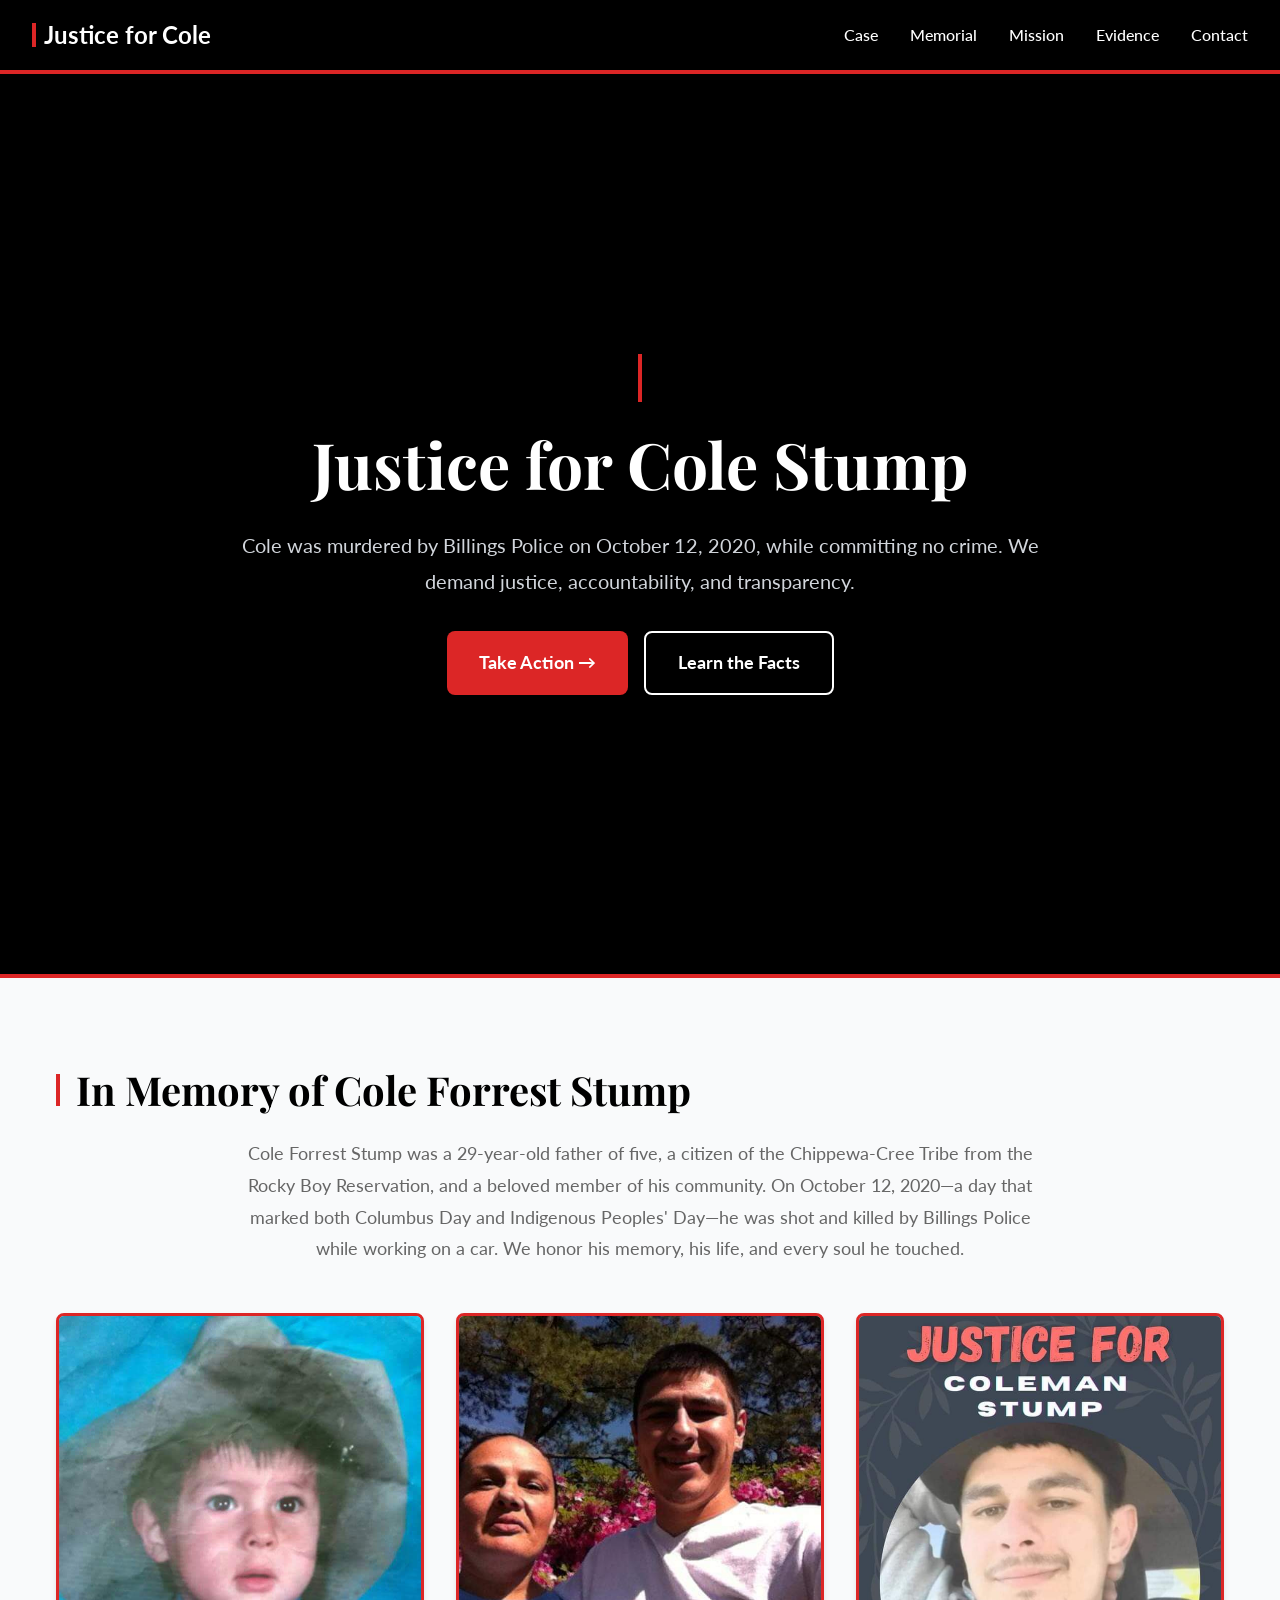
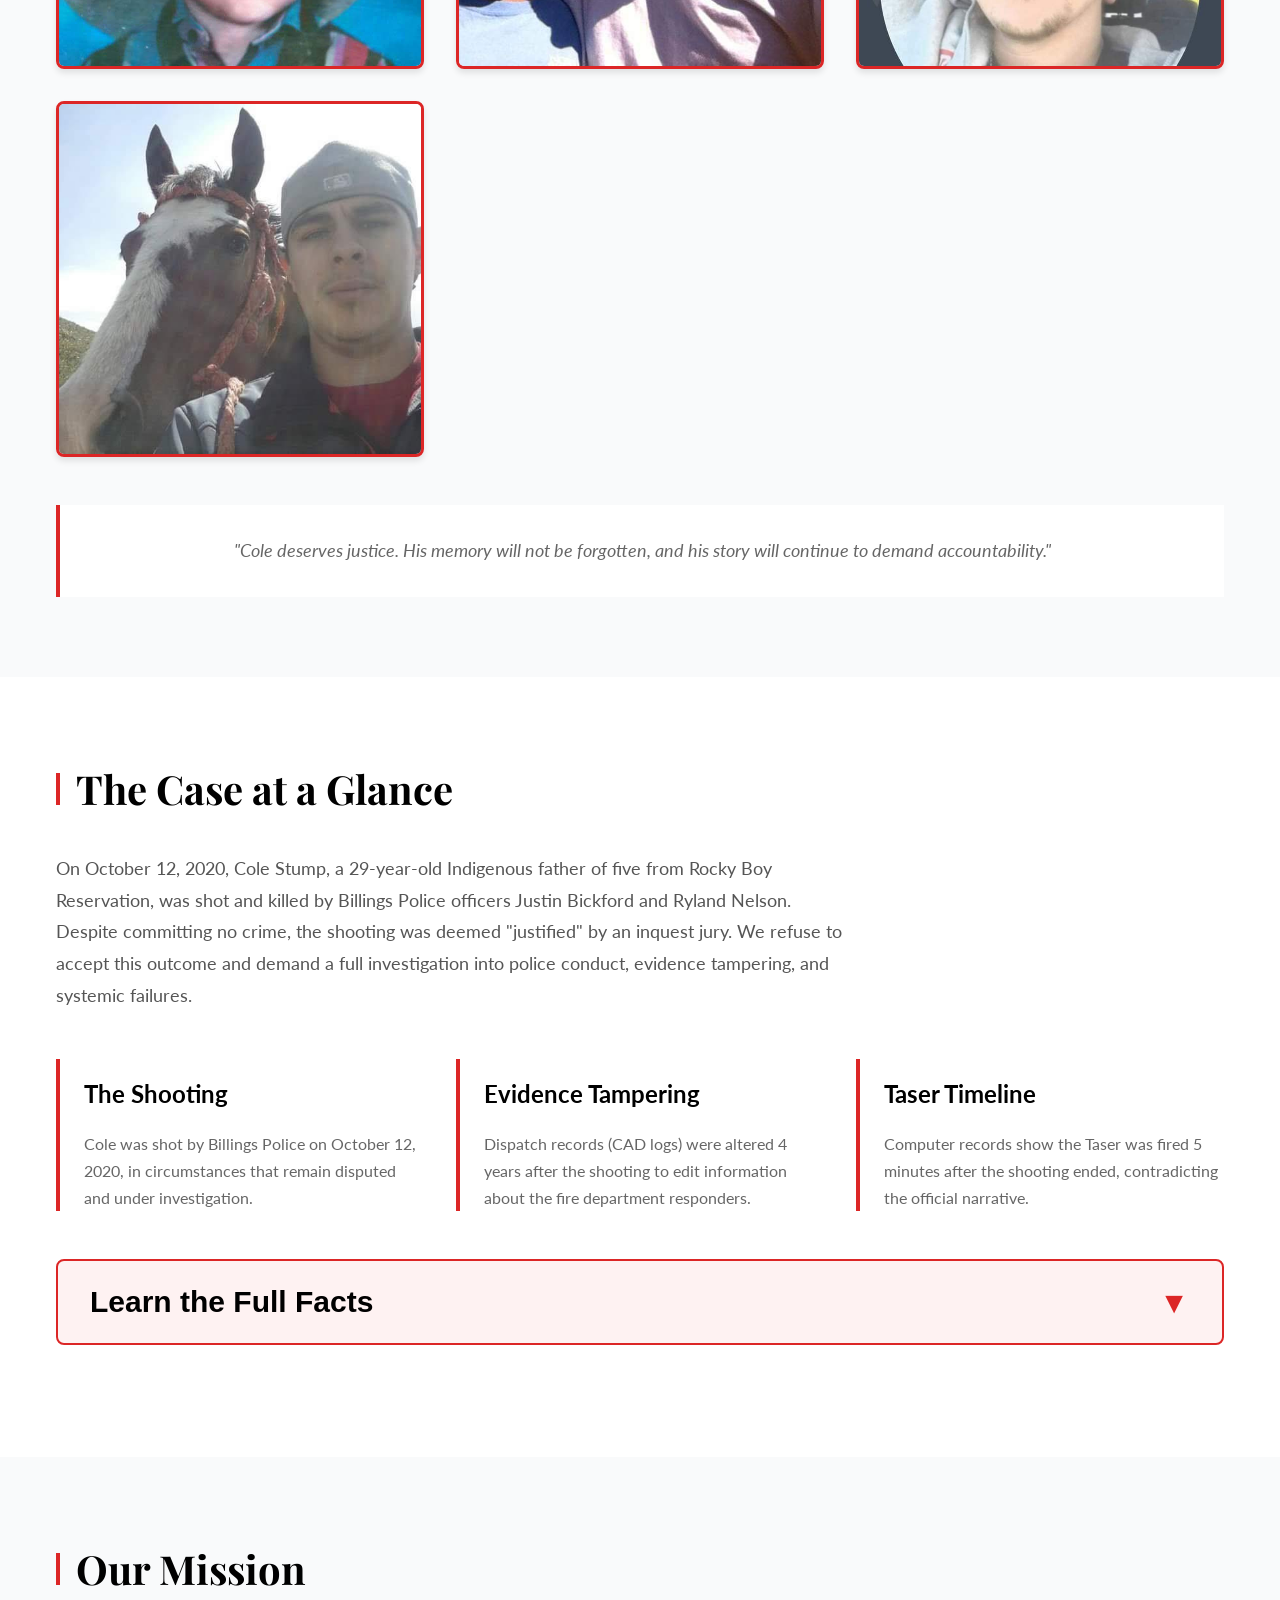
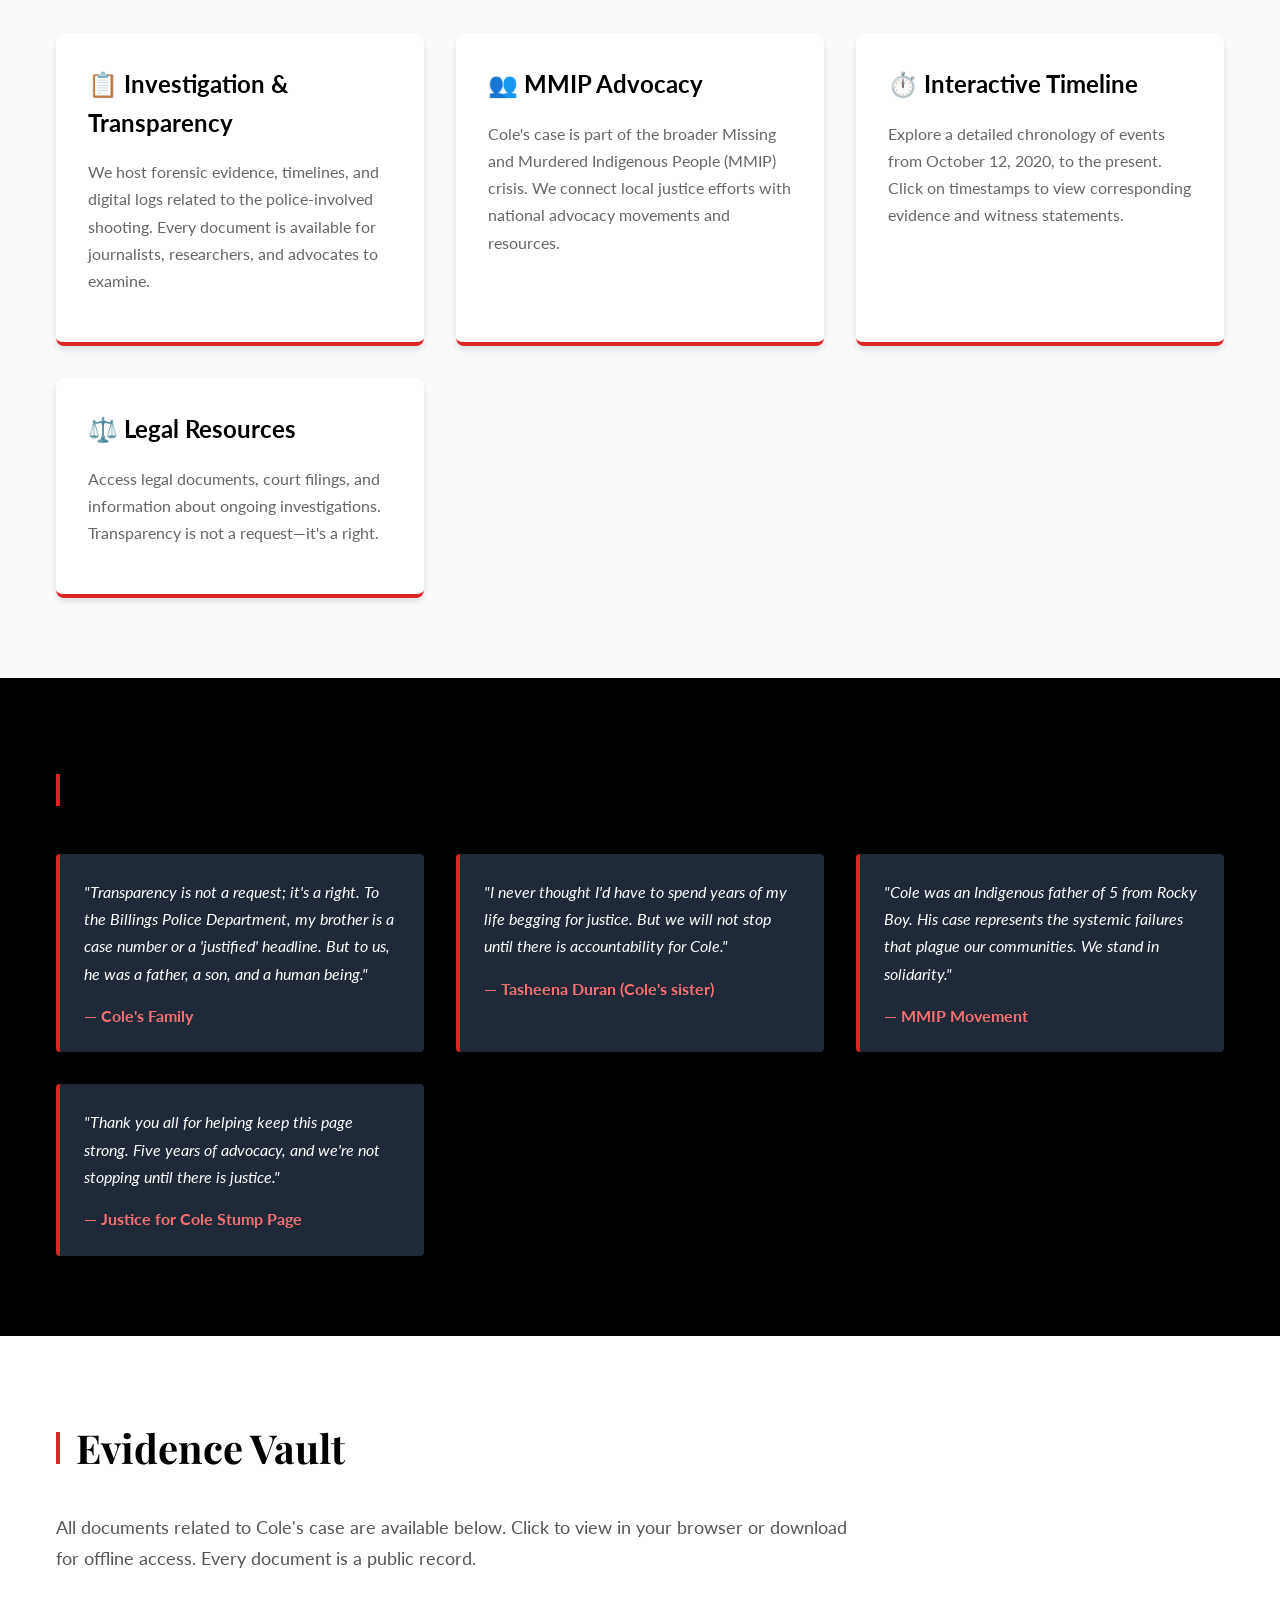
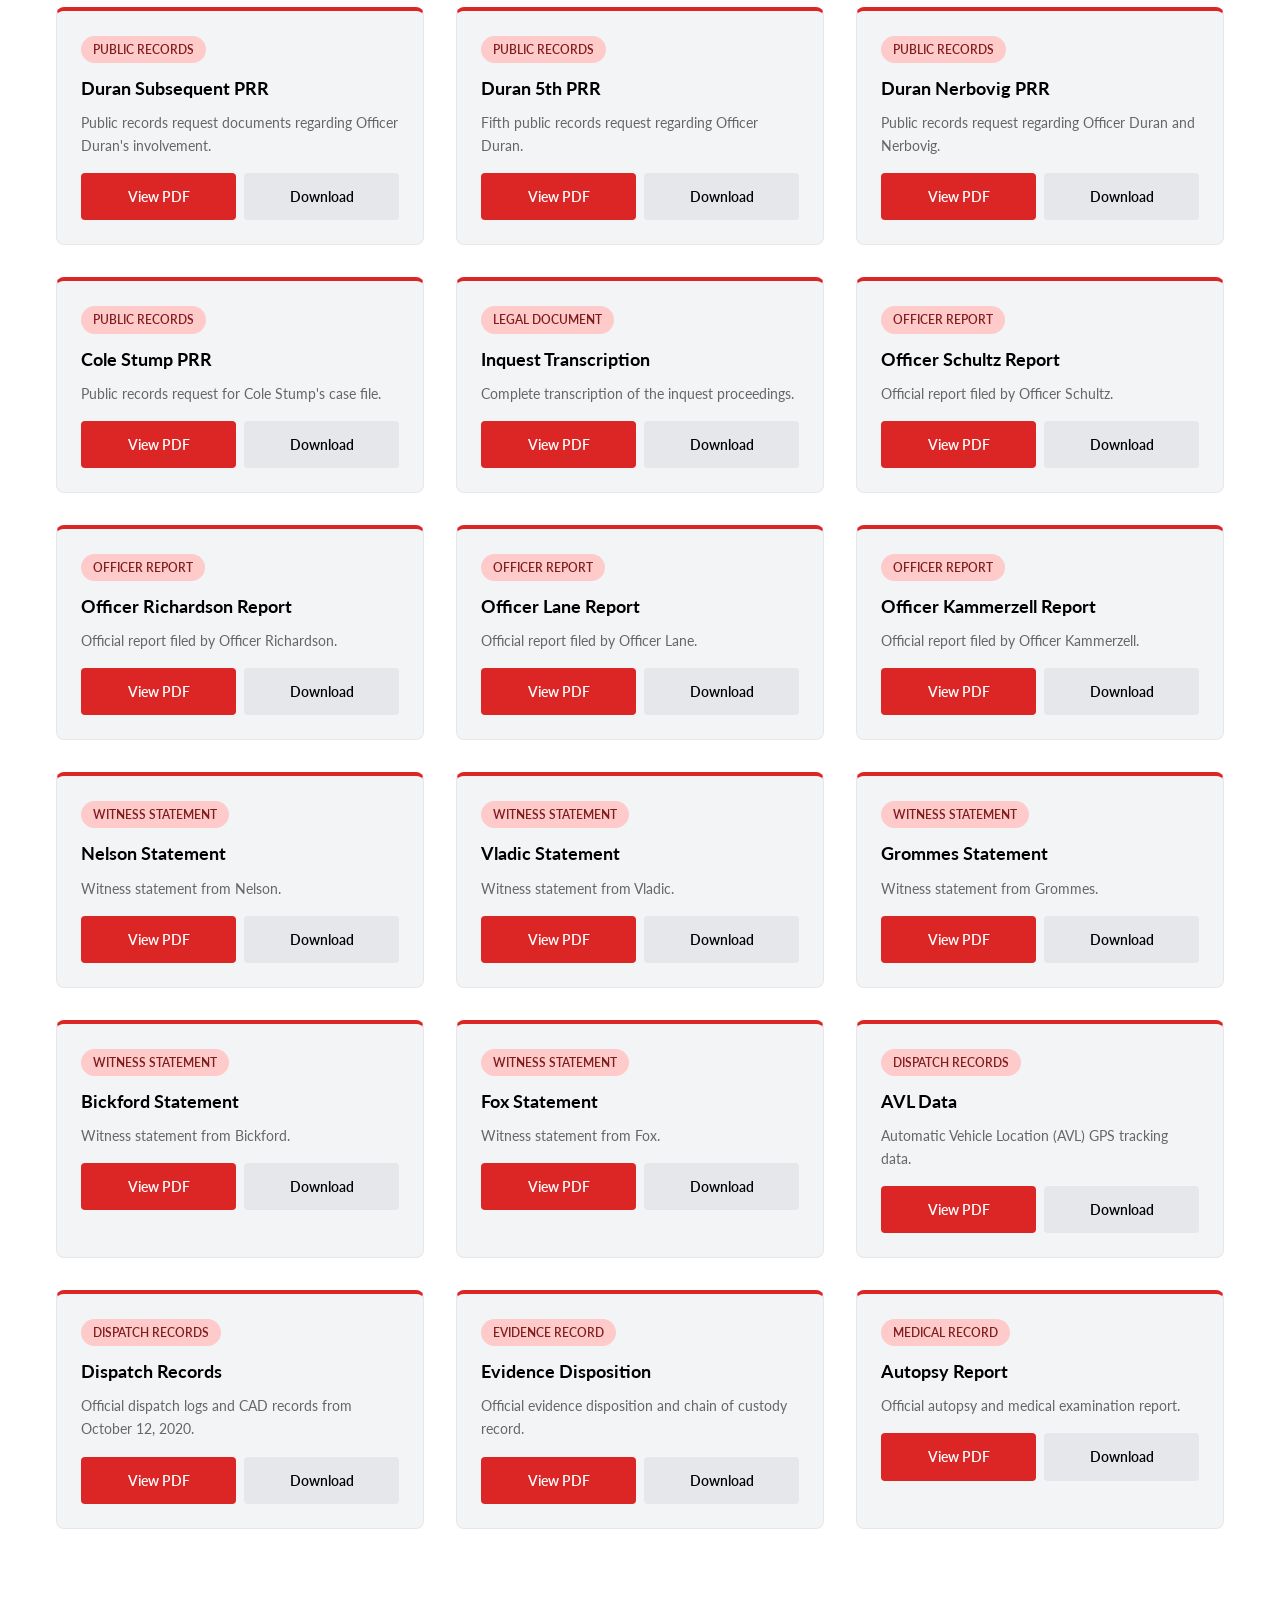
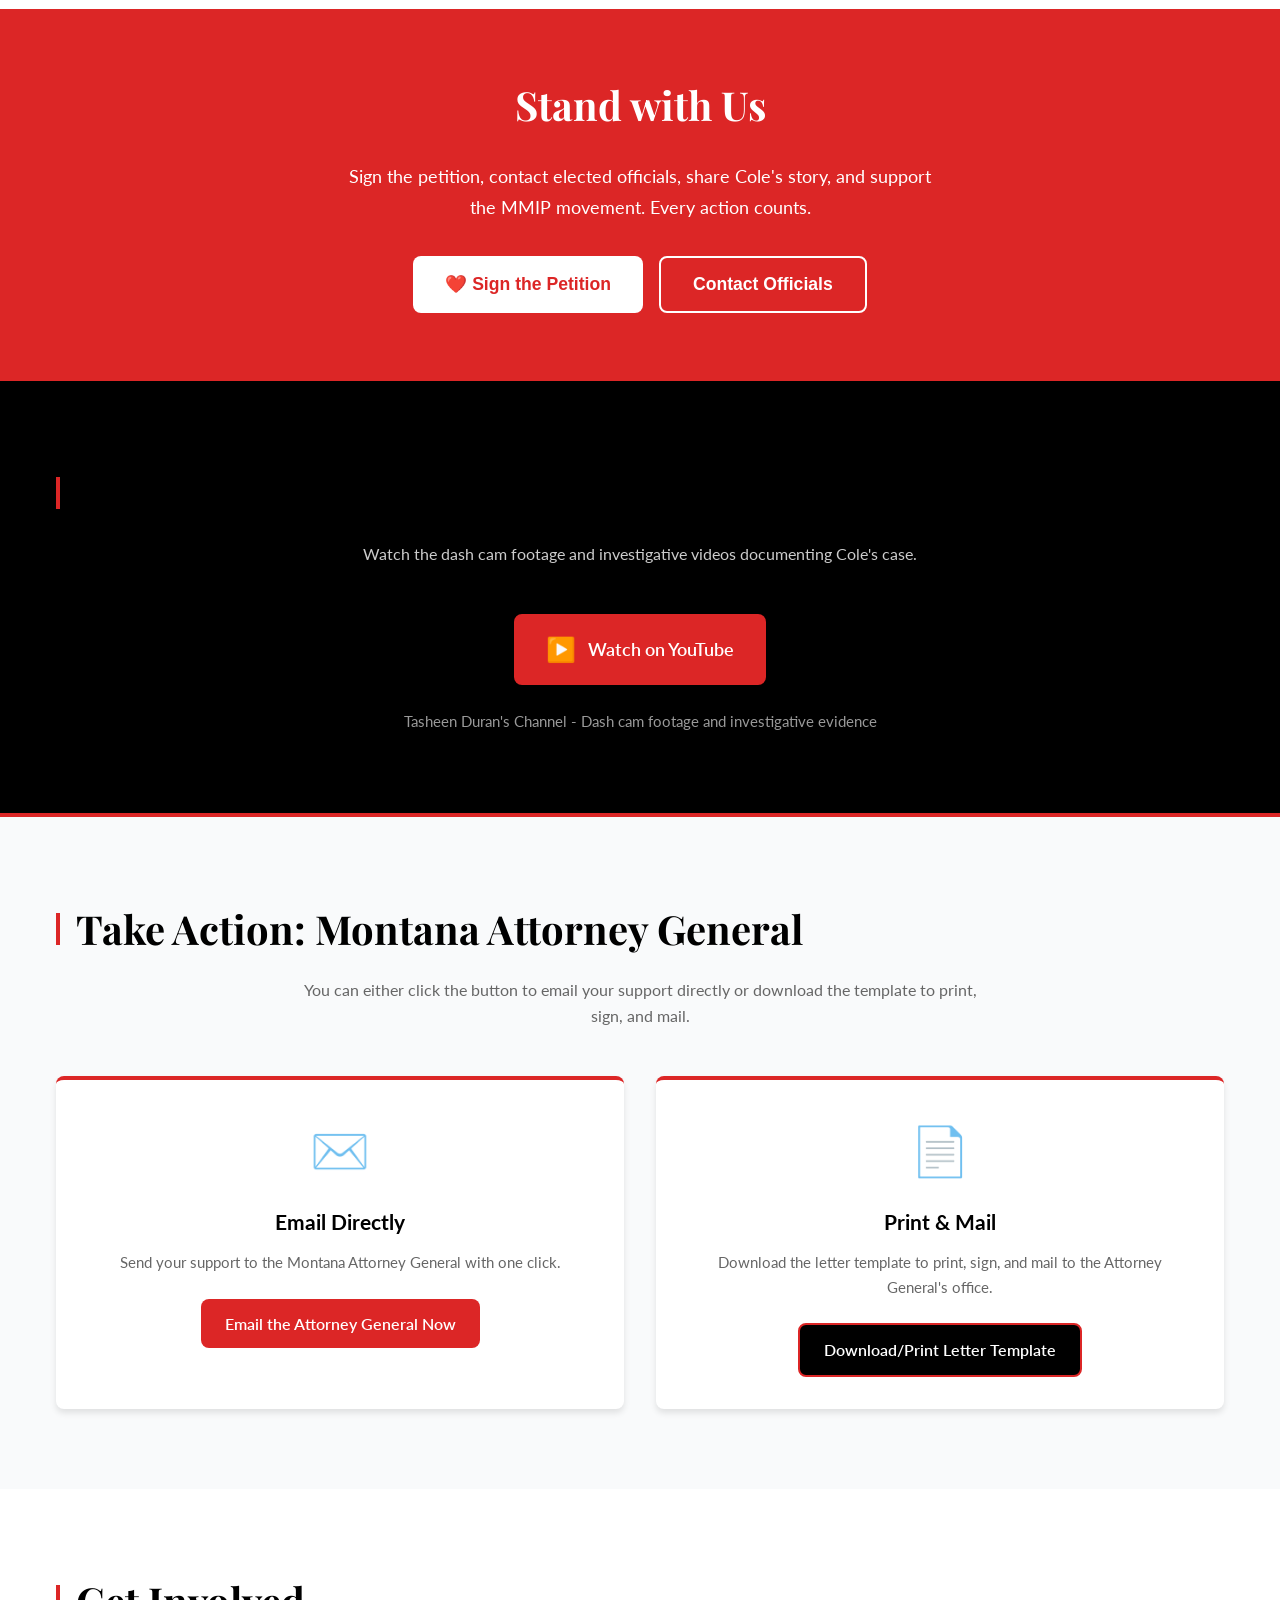
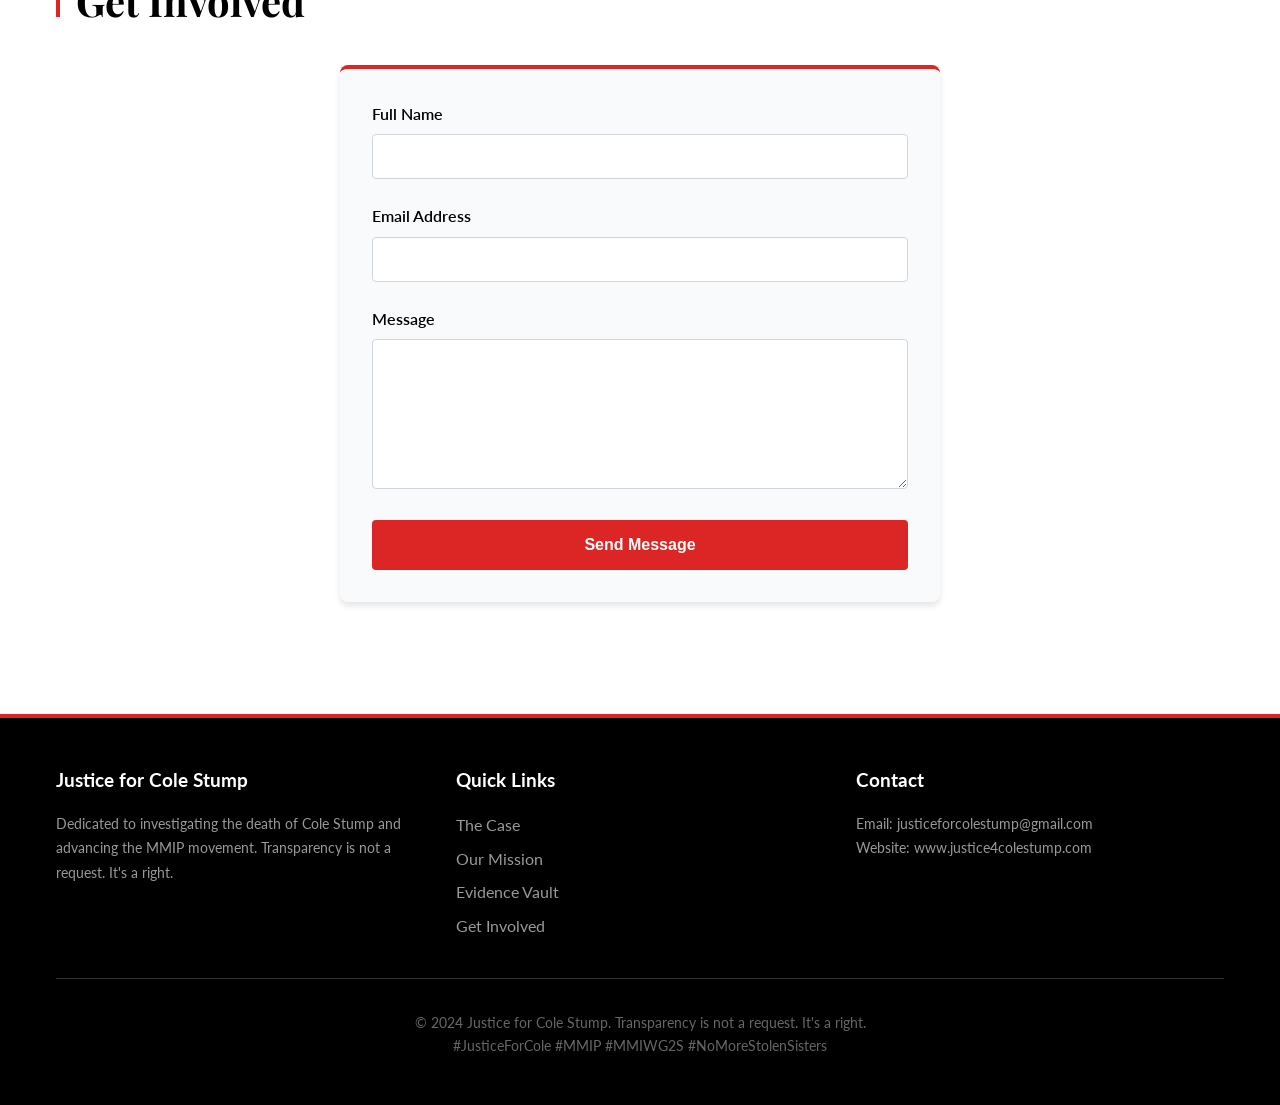
<file: index.html>
<!DOCTYPE html>
<html lang="en">
<!-- Google tag (gtag.js) -->
<script async src="https://www.googletagmanager.com/gtag/js?id=G-60TLQLH96N"></script>
<script>
  window.dataLayer = window.dataLayer || [];
  function gtag(){dataLayer.push(arguments);}
  gtag('js', new Date());

  gtag('config', 'G-60TLQLH96N');
</script>
<script async src="https://www.googletagmanager.com/gtag/js?id=G-60TLQLH96N"></script>
<script>
  window.dataLayer = window.dataLayer || [];
  function gtag(){dataLayer.push(arguments);}
  gtag('js', new Date());

  gtag('config', 'G-60TLQLH96N');
</script><head>
    <meta charset="UTF-8">
    <meta name="viewport" content="width=device-width, initial-scale=1.0">
    <title>Justice for Cole Stump - MMIP Advocacy & Transparency</title>
    <link rel="preconnect" href="https://fonts.googleapis.com">
    <link rel="preconnect" href="https://fonts.gstatic.com" crossorigin>
    <link href="https://fonts.googleapis.com/css2?family=Playfair+Display:wght@700&family=Lato:wght@400;700&display=swap" rel="stylesheet">
    <style>
        * {
            margin: 0;
            padding: 0;
            box-sizing: border-box;
        }

        html {
            scroll-behavior: smooth;
        }

        body {
            font-family: 'Lato', -apple-system, BlinkMacSystemFont, 'Segoe UI', sans-serif;
            line-height: 1.6;
            color: #1f2937;
            background-color: #fff;
        }

        .container {
            max-width: 1200px;
            margin: 0 auto;
            padding: 0 1rem;
        }

        /* Navigation */
        nav {
            position: sticky;
            top: 0;
            z-index: 1000;
            background-color: #000;
            border-bottom: 4px solid #dc2626;
            padding: 1rem 2rem;
            display: flex;
            justify-content: space-between;
            align-items: center;
        }

        .nav-brand {
            font-size: 1.5rem;
            font-weight: bold;
            color: #fff;
            display: flex;
            align-items: center;
            gap: 0.5rem;
        }

        .nav-brand::before {
            content: '';
            width: 4px;
            height: 24px;
            background-color: #dc2626;
        }

        .nav-links {
            display: flex;
            gap: 2rem;
            list-style: none;
            flex-wrap: wrap;
        }

        .nav-links a {
            color: #fff;
            text-decoration: none;
            font-weight: 500;
            transition: color 0.3s;
        }

        .nav-links a:hover {
            color: #dc2626;
        }

        /* Hero Section */
        .hero {
            position: relative;
            width: 100%;
            height: 100vh;
            display: flex;
            align-items: center;
            justify-content: center;
            overflow: hidden;
            background-color: #000;
        }

        .hero::before {
            content: '';
            position: absolute;
            inset: 0;
            background-image: url('https://d2xsxph8kpxj0f.cloudfront.net/310519663537280650/ZKh5pnRsd8bur4HaRVVCJY/hero-red-handprint-abstract-aTC2jNwq2b5L3LvPVbRckL.webp');
            background-size: cover;
            background-position: center;
            opacity: 0.4;
            z-index: 1;
        }

        .hero-content {
            position: relative;
            z-index: 10;
            text-align: center;
            max-width: 900px;
            padding: 2rem;
            color: #fff;
        }

        .hero-accent {
            width: 4px;
            height: 48px;
            background-color: #dc2626;
            margin: 0 auto 1.5rem;
        }

        .hero h1 {
            font-family: 'Playfair Display', serif;
            font-size: 4rem;
            font-weight: 700;
            margin-bottom: 1.5rem;
            line-height: 1.2;
        }

        .hero p {
            font-size: 1.25rem;
            color: #d1d5db;
            margin-bottom: 2rem;
            line-height: 1.8;
        }

        .hero-buttons {
            display: flex;
            gap: 1rem;
            justify-content: center;
            flex-wrap: wrap;
        }

        .btn {
            padding: 1rem 2rem;
            font-size: 1.1rem;
            font-weight: bold;
            border: none;
            border-radius: 0.5rem;
            cursor: pointer;
            transition: all 0.3s;
            text-decoration: none;
            display: inline-flex;
            align-items: center;
            gap: 0.5rem;
        }

        .btn-primary {
            background-color: #dc2626;
            color: #fff;
        }

        .btn-primary:hover {
            background-color: #b91c1c;
        }

        .btn-secondary {
            background-color: transparent;
            color: #fff;
            border: 2px solid #fff;
        }

        .btn-secondary:hover {
            background-color: #fff;
            color: #000;
        }

        /* Case at a Glance */
        .case-section {
            padding: 5rem 2rem;
            background-color: #fff;
        }

        .section-header {
            display: flex;
            align-items: center;
            gap: 1rem;
            margin-bottom: 1rem;
        }

        .section-accent {
            width: 4px;
            height: 32px;
            background-color: #dc2626;
        }

        .section-header h2 {
            font-family: 'Playfair Display', serif;
            font-size: 2.5rem;
            font-weight: 700;
            color: #000;
        }

        .case-intro {
            font-size: 1.1rem;
            color: #555;
            max-width: 800px;
            margin: 2rem 0;
            line-height: 1.8;
        }

        .case-grid {
            display: grid;
            grid-template-columns: repeat(auto-fit, minmax(300px, 1fr));
            gap: 2rem;
            margin-top: 3rem;
        }

        .case-card {
            border-left: 4px solid #dc2626;
            padding-left: 1.5rem;
            padding-top: 1rem;
        }

        .case-card h3 {
            font-size: 1.5rem;
            font-weight: bold;
            margin-bottom: 1rem;
            color: #000;
        }

        .case-card p {
            color: #666;
            line-height: 1.7;
        }

        /* Collapsible Button */
        .collapsible-button {
            width: 100%;
            padding: 1.5rem 2rem;
            background-color: #fef2f2;
            border: 2px solid #dc2626;
            border-radius: 0.5rem;
            cursor: pointer;
            font-size: 1.875rem;
            font-weight: bold;
            color: #000;
            margin-top: 3rem;
            margin-bottom: 2rem;
            display: flex;
            justify-content: space-between;
            align-items: center;
            transition: background-color 0.3s;
        }

        .collapsible-button:hover {
            background-color: #fee2e2;
        }

        .chevron {
            width: 2rem;
            height: 2rem;
            color: #dc2626;
            transition: transform 0.3s;
            flex-shrink: 0;
        }

        .chevron.rotated {
            transform: rotate(180deg);
        }

        /* Collapsible Content */
        .collapsible-content {
            display: none;
            margin-top: 2rem;
            padding: 2rem;
            background-color: #f9fafb;
            color: #1f2937;
            border-radius: 0.5rem;
            border-left: 4px solid #dc2626;
        }

        .collapsible-content.active {
            display: block;
        }

        .collapsible-content h3 {
            font-size: 1.5rem;
            font-weight: bold;
            color: #000;
            margin-top: 1.5rem;
            margin-bottom: 1rem;
        }

        .collapsible-content h4 {
            font-size: 1.25rem;
            font-weight: bold;
            color: #000;
            margin-top: 1.5rem;
            margin-bottom: 0.75rem;
        }

        .collapsible-content p {
            color: #555;
            margin-bottom: 1rem;
            line-height: 1.8;
        }

        .collapsible-content ul {
            list-style: disc;
            margin-left: 1.5rem;
            margin-bottom: 1rem;
        }

        .collapsible-content li {
            color: #555;
            margin-bottom: 0.75rem;
            line-height: 1.8;
        }

        .collapsible-content strong {
            color: #000;
            font-weight: 600;
        }

        /* Mission Cards Section */
        .mission-section {
            padding: 5rem 2rem;
            background-color: #f9fafb;
        }

        .mission-grid {
            display: grid;
            grid-template-columns: repeat(auto-fit, minmax(300px, 1fr));
            gap: 2rem;
            margin-top: 2rem;
        }

        .mission-card {
            background-color: #fff;
            border: none;
            box-shadow: 0 4px 6px rgba(0, 0, 0, 0.1);
            border-bottom: 4px solid #dc2626;
            padding: 2rem;
            border-radius: 0.5rem;
            transition: box-shadow 0.3s;
        }

        .mission-card:hover {
            box-shadow: 0 10px 15px rgba(0, 0, 0, 0.15);
        }

        .mission-card h3 {
            font-size: 1.5rem;
            font-weight: bold;
            color: #000;
            margin-bottom: 1rem;
        }

        .mission-card p {
            color: #666;
            margin: 1rem 0;
            line-height: 1.7;
        }

        /* Community Voices */
        .voices-section {
            padding: 5rem 2rem;
            background-color: #000;
            color: #fff;
        }

        .voices-grid {
            display: grid;
            grid-template-columns: repeat(auto-fit, minmax(300px, 1fr));
            gap: 2rem;
            margin-top: 2rem;
        }

        .voice-card {
            border-left: 4px solid #dc2626;
            padding: 1.5rem;
            background-color: #1f2937;
            border-radius: 0.25rem;
        }

        .voice-card p {
            font-style: italic;
            margin-bottom: 1rem;
            line-height: 1.7;
        }

        .voice-card .attribution {
            font-weight: bold;
            color: #f87171;
        }

        /* Evidence Vault */
        .vault-section {
            padding: 5rem 2rem;
            background-color: #fff;
        }

        .vault-grid {
            display: grid;
            grid-template-columns: repeat(auto-fit, minmax(280px, 1fr));
            gap: 2rem;
            margin-top: 2rem;
        }

        .document-card {
            background-color: #f3f4f6;
            border: 1px solid #e5e7eb;
            border-top: 4px solid #dc2626;
            padding: 1.5rem;
            border-radius: 0.5rem;
            transition: all 0.3s;
        }

        .document-card:hover {
            box-shadow: 0 10px 15px rgba(220, 38, 38, 0.15);
            transform: translateY(-2px);
        }

        .document-badge {
            display: inline-block;
            background-color: #fecaca;
            color: #7f1d1d;
            padding: 0.25rem 0.75rem;
            border-radius: 9999px;
            font-size: 0.75rem;
            font-weight: 600;
            margin-bottom: 0.75rem;
        }

        .document-card h4 {
            font-size: 1.1rem;
            font-weight: bold;
            color: #000;
            margin-bottom: 0.5rem;
        }

        .document-card p {
            font-size: 0.9rem;
            color: #666;
            margin-bottom: 1rem;
        }

        .document-buttons {
            display: flex;
            gap: 0.5rem;
        }

        .doc-btn {
            flex: 1;
            padding: 0.75rem;
            font-size: 0.9rem;
            font-weight: 600;
            border: none;
            border-radius: 0.25rem;
            cursor: pointer;
            transition: all 0.3s;
            text-decoration: none;
            display: inline-flex;
            align-items: center;
            justify-content: center;
            gap: 0.5rem;
        }

        .doc-btn-view {
            background-color: #dc2626;
            color: #fff;
        }

        .doc-btn-view:hover {
            background-color: #b91c1c;
        }

        .doc-btn-download {
            background-color: #e5e7eb;
            color: #000;
        }

        .doc-btn-download:hover {
            background-color: #d1d5db;
        }

        /* CTA Section */
        .cta-section {
            padding: 4rem 2rem;
            background-color: #dc2626;
            color: #fff;
            text-align: center;
        }

        .cta-section h2 {
            font-family: 'Playfair Display', serif;
            font-size: 2.5rem;
            font-weight: 700;
            margin-bottom: 1.5rem;
        }

        .cta-section p {
            font-size: 1.1rem;
            max-width: 600px;
            margin: 0 auto 2rem;
            line-height: 1.8;
        }

        .cta-buttons {
            display: flex;
            gap: 1rem;
            justify-content: center;
            flex-wrap: wrap;
        }

        /* YouTube Section */
        .youtube-section {
            padding: 5rem 2rem;
            background-color: #000;
            border-top: 4px solid #dc2626;
        }

        .youtube-intro {
            text-align: center;
            font-size: 1rem;
            color: #ccc;
            margin-bottom: 3rem;
            max-width: 700px;
            margin-left: auto;
            margin-right: auto;
        }

        .youtube-container {
            display: flex;
            flex-direction: column;
            align-items: center;
            gap: 1.5rem;
        }

        .youtube-btn {
            display: inline-flex;
            align-items: center;
            gap: 0.75rem;
            padding: 1rem 2rem;
            background-color: #dc2626;
            color: #fff;
            text-decoration: none;
            font-weight: 600;
            border-radius: 0.5rem;
            transition: all 0.3s;
            font-size: 1.1rem;
        }

        .youtube-btn:hover {
            background-color: #b91c1c;
            transform: scale(1.05);
        }

        .youtube-icon {
            font-size: 1.5rem;
        }

        .youtube-description {
            color: #999;
            font-size: 0.95rem;
            text-align: center;
        }

        /* Advocacy Section */
        .advocacy-section {
            padding: 5rem 2rem;
            background-color: #f9fafb;
            border-top: 4px solid #dc2626;
        }

        .advocacy-intro {
            text-align: center;
            font-size: 1rem;
            color: #666;
            margin-bottom: 3rem;
            max-width: 700px;
            margin-left: auto;
            margin-right: auto;
        }

        .advocacy-options {
            display: grid;
            grid-template-columns: repeat(auto-fit, minmax(300px, 1fr));
            gap: 2rem;
            margin-top: 2rem;
        }

        .advocacy-option {
            background-color: #fff;
            padding: 2rem;
            border-radius: 0.5rem;
            text-align: center;
            box-shadow: 0 4px 6px rgba(0, 0, 0, 0.1);
            border-top: 4px solid #dc2626;
            transition: all 0.3s;
        }

        .advocacy-option:hover {
            box-shadow: 0 10px 15px rgba(220, 38, 38, 0.15);
            transform: translateY(-2px);
        }

        .option-icon {
            font-size: 3rem;
            margin-bottom: 1rem;
        }

        .advocacy-option h3 {
            font-size: 1.3rem;
            font-weight: bold;
            color: #000;
            margin-bottom: 0.75rem;
        }

        .advocacy-option p {
            color: #666;
            margin-bottom: 1.5rem;
            font-size: 0.95rem;
        }

        .advocacy-btn {
            display: inline-block;
            padding: 0.75rem 1.5rem;
            border-radius: 0.5rem;
            text-decoration: none;
            font-weight: 600;
            transition: all 0.3s;
            cursor: pointer;
            border: none;
            font-size: 1rem;
        }

        .advocacy-btn-email {
            background-color: #dc2626;
            color: #fff;
        }

        .advocacy-btn-email:hover {
            background-color: #b91c1c;
        }

        .advocacy-btn-download {
            background-color: #000;
            color: #fff;
            border: 2px solid #dc2626;
        }

        .advocacy-btn-download:hover {
            background-color: #1f2937;
        }

        /* Contact Section */
        .contact-section {
            padding: 5rem 2rem;
            background-color: #fff;
        }

        .contact-form {
            max-width: 600px;
            margin: 2rem auto;
            background-color: #f9fafb;
            padding: 2rem;
            border-radius: 0.5rem;
            box-shadow: 0 4px 6px rgba(0, 0, 0, 0.1);
            border-top: 4px solid #dc2626;
        }

        .form-group {
            margin-bottom: 1.5rem;
        }

        .form-group label {
            display: block;
            font-weight: 600;
            margin-bottom: 0.5rem;
            color: #000;
        }

        .form-group input,
        .form-group textarea {
            width: 100%;
            padding: 0.75rem;
            border: 1px solid #d1d5db;
            border-radius: 0.25rem;
            font-family: inherit;
            font-size: 1rem;
        }

        .form-group input:focus,
        .form-group textarea:focus {
            outline: none;
            border-color: #dc2626;
            box-shadow: 0 0 0 3px rgba(220, 38, 38, 0.1);
        }

        .form-group textarea {
            resize: vertical;
            min-height: 150px;
        }

        .form-submit {
            width: 100%;
            padding: 1rem;
            background-color: #dc2626;
            color: #fff;
            font-weight: bold;
            font-size: 1rem;
            border: none;
            border-radius: 0.25rem;
            cursor: pointer;
            transition: background-color 0.3s;
        }

        .form-submit:hover {
            background-color: #b91c1c;
        }

        /* Footer */
        footer {
            background-color: #000;
            color: #fff;
            padding: 3rem 2rem;
            border-top: 4px solid #dc2626;
        }

        .footer-grid {
            display: grid;
            grid-template-columns: repeat(auto-fit, minmax(250px, 1fr));
            gap: 2rem;
            margin-bottom: 2rem;
        }

        .footer-section h3 {
            font-weight: bold;
            margin-bottom: 1rem;
        }

        .footer-section p {
            color: #999;
            font-size: 0.9rem;
            line-height: 1.7;
        }

        .footer-section ul {
            list-style: none;
        }

        .footer-section ul li {
            margin-bottom: 0.5rem;
        }

        .footer-section a {
            color: #999;
            text-decoration: none;
            transition: color 0.3s;
        }

        .footer-section a:hover {
            color: #dc2626;
        }

        .footer-bottom {
            border-top: 1px solid #333;
            padding-top: 2rem;
            text-align: center;
            color: #666;
            font-size: 0.9rem;
        }

        /* Responsive */
        @media (max-width: 768px) {
            .hero h1 {
                font-size: 2.5rem;
            }

            .hero p {
                font-size: 1rem;
            }

            .section-header h2 {
                font-size: 1.75rem;
            }

            .nav-links {
                gap: 1rem;
                font-size: 0.9rem;
            }

            .hero-buttons {
                flex-direction: column;
            }

            .btn {
                width: 100%;
                justify-content: center;
            }

            .collapsible-button {
                font-size: 1.25rem;
                padding: 1rem 1.5rem;
            }
        }

        /* Memorial Section */
        .memorial-section {
            padding: 5rem 2rem;
            background-color: #f9fafb;
            border-top: 4px solid #dc2626;
        }

        .memorial-intro {
            text-align: center;
            font-size: 1.1rem;
            color: #666;
            margin-bottom: 3rem;
            max-width: 800px;
            margin-left: auto;
            margin-right: auto;
            line-height: 1.8;
        }

        .memorial-gallery {
            display: grid;
            grid-template-columns: repeat(auto-fit, minmax(280px, 1fr));
            gap: 2rem;
            margin-top: 3rem;
        }

        .memorial-photo {
            position: relative;
            overflow: hidden;
            border-radius: 0.5rem;
            box-shadow: 0 4px 6px rgba(0, 0, 0, 0.1);
            transition: all 0.3s;
            border: 3px solid #dc2626;
        }

        .memorial-photo:hover {
            box-shadow: 0 10px 20px rgba(220, 38, 38, 0.2);
            transform: translateY(-5px);
        }

        .memorial-photo img {
            width: 100%;
            height: 350px;
            object-fit: cover;
            display: block;
        }

        .memorial-quote {
            background-color: #fff;
            border-left: 4px solid #dc2626;
            padding: 2rem;
            margin-top: 3rem;
            font-style: italic;
            color: #666;
            text-align: center;
            font-size: 1.1rem;
        }
    </style>
</head>
<body>
    <!-- Navigation -->
    <nav>
        <div class="nav-brand">Justice for Cole</div>
        <ul class="nav-links">
            <li><a href="#case">Case</a></li>
            <li><a href="#memorial">Memorial</a></li>
            <li><a href="#mission">Mission</a></li>
            <li><a href="#vault">Evidence</a></li>
            <li><a href="#contact">Contact</a></li>
        </ul>
    </nav>

    <!-- Hero Section -->
    <section class="hero">
        <div class="hero-content">
            <div class="hero-accent"></div>
            <h1>Justice for Cole Stump</h1>
            <p>Cole was murdered by Billings Police on October 12, 2020, while committing no crime. We demand justice, accountability, and transparency.</p>
            <div class="hero-buttons">
                <a href="#contact" class="btn btn-primary">Take Action →</a>
                <a href="#case" class="btn btn-secondary">Learn the Facts</a>
            </div>
        </div>
    </section>

    <!-- Memorial Section -->
    <section class="memorial-section" id="memorial">
        <div class="container">
            <div class="section-header">
                <div class="section-accent"></div>
                <h2>In Memory of Cole Forrest Stump</h2>
            </div>
            
            <p class="memorial-intro"> Cole Forrest Stump was a 29-year-old father of five, a citizen of the Chippewa-Cree Tribe from the Rocky Boy Reservation, and a beloved member of his community. On October 12, 2020—a day that marked both Columbus Day and Indigenous Peoples' Day—he was shot and killed by Billings Police while working on a car. We honor his memory, his life, and every soul he touched.</p>
            
            <div class="memorial-gallery">
                <div class="memorial-photo">
                    <img src="/documents/cole-photo-1.jpg" alt="Cole Forrest Stump - Memorial Photo 1">
                </div>
                <div class="memorial-photo">
                    <img src="/documents/cole-photo-2.jpg" alt="Cole Forrest Stump - Memorial Photo 2">
                </div>
                <div class="memorial-photo">
                    <img src="/documents/cole-photo-3.jpg" alt="Cole Forrest Stump - Memorial Photo 3">
                </div>
                <div class="memorial-photo">
                    <img src="/documents/cole-photo-4.jpg" alt="Cole Forrest Stump - Memorial Photo 4">
                </div>
            </div>
            
            <div class="memorial-quote">
                "Cole deserves justice. His memory will not be forgotten, and his story will continue to demand accountability."
            </div>
        </div>
    </section>

    <!-- Case at a Glance -->
    <section class="case-section" id="case">
        <div class="container">
            <div class="section-header">
                <div class="section-accent"></div>
                <h2>The Case at a Glance</h2>
            </div>
            <p class="case-intro">
                On October 12, 2020, Cole Stump, a 29-year-old Indigenous father of five from Rocky Boy Reservation, was shot and killed by Billings Police officers Justin Bickford and Ryland Nelson. Despite committing no crime, the shooting was deemed "justified" by an inquest jury. We refuse to accept this outcome and demand a full investigation into police conduct, evidence tampering, and systemic failures.
            </p>
            <div class="case-grid">
                <div class="case-card">
                    <h3>The Shooting</h3>
                    <p>Cole was shot by Billings Police on October 12, 2020, in circumstances that remain disputed and under investigation.</p>
                </div>
                <div class="case-card">
                    <h3>Evidence Tampering</h3>
                    <p>Dispatch records (CAD logs) were altered 4 years after the shooting to edit information about the fire department responders.</p>
                </div>
                <div class="case-card">
                    <h3>Taser Timeline</h3>
                    <p>Computer records show the Taser was fired 5 minutes after the shooting ended, contradicting the official narrative.</p>
                </div>
            </div>

            <!-- Collapsible Full Facts Section -->
            <button class="collapsible-button" onclick="toggleFacts()">
                <span>Learn the Full Facts</span>
                <span class="chevron" id="chevron">▼</span>
            </button>

            <div class="collapsible-content" id="factsContent">
                <h3>The Shooting vs. The Forensic Reality</h3>
                <p>
                    The official police narrative describes a desperate fight for survival. Officers claim Cole gave a fake name, resisted handcuffing, fought four trained officers, and pulled a handgun from his waistband, prompting officers Bickford and Nelson to open fire.
                </p>
                <p>
                    The physical and forensic evidence—as well as the officers' own statements—completely contradicts this story:
                </p>
                <ul>
                    <li><strong>Complete Physical Control:</strong> While the department painted a picture of an uncontrollable threat, the reality was a man entirely pinned down. Cole was on the ground with all four officers on top of him. In his official interview, Officer Bickford explicitly stated that he had Cole's head trapped between his knees.</li>
                    <li><strong>Staggering Physical Disparity:</strong> At 5'10" and barely 160 pounds, Cole was considerably smaller than the four trained, armed officers who surrounded him. They possessed every tactical advantage to de-escalate the situation using time, distance, and communication—instead, they chose to use eleven bullets.</li>
                    <li><strong>Tools, Not Weapons:</strong> Original officer accounts and scene photographs show that Cole had a wrench in his hand, was holding his phone, and had a bicycle pump in his front right pocket.</li>
                    <li><strong>Wounds of an Execution:</strong> Officers fired 11 bullets into Cole, striking him three times in the head, once in the neck, and multiple times through his torso and side. The autopsy reveals that the bullet entry angles were downward, not level. The trajectory proves Cole was already on the ground, incapacitated, when many of the shots were fired.</li>
                    <li><strong>No Forensic Link to the Gun:</strong> Officers claim Cole threatened them with a handgun. Yet, forensic testing found <strong>zero fingerprints, zero blood, and zero DNA</strong> linking Cole to the weapon.</li>
                    <li><strong>Contradictory Officer Testimony:</strong> All four officers who closely surrounded Cole testified at the inquest that he yelled he would shoot or kill them. However, during their initial interviews, two officers explicitly stated they never heard any such verbal threats and did not see a gun until <em>after</em> the shooting had already occurred.</li>
                </ul>

                <h3>Evidence Tampering & Digital Manipulation</h3>
                <p>
                    The body cameras that could have provided an objective record of the night did not exist; the department had not yet issued them. Instead, the investigation relied heavily on officer testimony and vehicle dash-cams—data that was systematically altered after the fact.
                </p>

                <h4>Edited WatchGuard Dash-Cam Logs</h4>
                <p>
                    Internal audit logs for the WatchGuard camera systems show that video files were manually renamed and reassigned to different officers' accounts after the shooting. The department has never explained who made these manual changes or why.
                </p>

                <h4>The 4-Year CAD Log Edit</h4>
                <p>
                    Official Computer-Aided Dispatch (CAD) logs are supposed to be permanent, unalterable legal records. However, a direct comparison between CAD logs obtained via public records requests in 2022 and updated logs received in 2024 reveals clear alterations made <strong>four years after the shooting</strong> regarding the fire department responders.
                </p>

                <h4>Deleted and Altered Fire Logs</h4>
                <p>
                    The internal audit logs for the fire department prove that information wasn't just modified—critical data entries were entirely deleted. When requests were made for the raw metadata, the department's IT technician claimed not to know what metadata was.
                </p>

                <h4>The Taser Timeline Fraud</h4>
                <p>
                    The official story claims officers deployed a Taser during the initial struggle before escalating to lethal force. The Taser's internal computer records tell a different story: <strong>the Taser was activated nearly five minutes after the gunfire had already ended.</strong> This proves the department attempted to rewrite the chronological order of events to manufacture a justification for the shooting.
                </p>

                <h3>Crime Scene Failures & Missing Evidence</h3>
                <p>
                    The processing of the crime scene bypassed standard forensic protocols, resulting in missing evidence and destroyed biological data.
                </p>
                <ul>
                    <li><strong>Prioritizing Photos Over Life:</strong> Evidence shows that officers immediately began taking photos of the scene and Cole's body before medical help arrived. Though equipped with first aid kits and tactical medical training, officers failed to perform CPR or attempt to stop the bleeding while waiting for the ambulance.</li>
                    <li><strong>Destruction of DNA Evidence:</strong> Standard forensic procedure dictates that a recovered firearm must be tested for DNA and fingerprints before it is handled or fired. The police <strong>fired the handgun to test it before checking it for biological evidence</strong>, effectively destroying any DNA proof of who actually touched the weapon.</li>
                    <li><strong>Missing Shell Casings:</strong> Officers fired 11 rounds into Cole, but investigators only recovered and sent 10 shell casings to the state crime lab. Furthermore, separate shell casings found in entirely different physical locations by different officers were inexplicably assigned the exact same evidence marker.</li>
                    <li><strong>Mismatched Records:</strong> Public records reveal widespread discrepancies across paperwork, including conflicting ambulance unit numbers, altered evidence tag numbers, and severe timeline gaps where dispatch, fire, and EMS records fail to line up.</li>
                </ul>

                <h3>The Missing Police Car and GPS Tracking</h3>
                <p>
                    The department has actively covered up the presence of specific police units at the crime scene.
                </p>
                <ul>
                    <li><strong>The Ghost Car (Unit 1428):</strong> The Billings Police Department officially stated that Unit 1428 was not on duty and was not present at the scene. This was proven false by dash-cam footage from another officer (Officer Farrell), which clearly captures Unit 1428 entering the alleyway at 10:42 PM.</li>
                    <li><strong>Violating the GPS Policy:</strong> When asked for the location history of its vehicles, the department claimed they do not keep records of where their cars go. However, the city's own policy—<strong>Administrative Order 131</strong>—explicitly states that the police vehicle tracking system is built to maintain a permanent history of every car's real-time location and route.</li>
                </ul>

                <h3>Ignored Witnesses and Unidentified Individuals</h3>
                <p>
                    Investigators actively avoided tracking down individuals who contradicted the police narrative or could identify alternative suspects.
                </p>
                <ul>
                    <li><strong>The "Lost" Witnesses:</strong> During the official hearings, the department told the court they were unable to locate key witnesses. In reality, Cole's family had emailed the department the exact locations and contact information of those witnesses two weeks prior. This included two women who were with Cole to help jump-start the car; they witnessed an officer throw Cole to the ground, but were never called to testify. Additionally, the husband of the initial 911 caller was never interviewed.</li>
                    <li><strong>Unidentified Scene Pedestrians:</strong> Dash-cam video captures two unidentified individuals walking directly toward the scene right before the shots were fired, and walking away immediately afterward. They were never stopped, detoured, or questioned.</li>
                    <li><strong>The Person Changing Clothes:</strong> Video evidence shows an individual completely changing their clothes right next to a parked police car. Officers were present next to this person, yet they were completely ignored and never identified.</li>
                </ul>

                <h3>A Rigged Inquest</h3>
                <p>
                    The 2022 coroner's inquest was not an independent pursuit of truth. It was a closed system designed to clear the department of wrongdoing:
                </p>
                <ul>
                    <li><strong>Conflict of Interest:</strong> The inquest was run by the same county attorney's office that works hand-in-hand with the Billings Police Department daily.</li>
                    <li><strong>Lack of Representation:</strong> There were zero Native American jurors on the panel, despite Cole being an Indigenous man killed on Indigenous Peoples' Day.</li>
                    <li><strong>Silenced Evidence:</strong> No outside forensic experts were permitted, and Cole's family was given no room to present the altered logs, missing casings, or downward bullet trajectories they uncovered.</li>
                    <li><strong>Erasure of the Victim:</strong> The county attorney focused almost exclusively on the emotional impact of the shooting on the officers, barely acknowledging Cole's family or his six-month-old son.</li>
                </ul>
                <p>
                    The jury returned a verdict of "justified" after hearing only the heavily curated, altered version of events presented by the police.
                </p>
            </div>
        </div>
    </section>

    <!-- Mission Section -->
    <section class="mission-section" id="mission">
        <div class="container">
            <div class="section-header">
                <div class="section-accent"></div>
                <h2>Our Mission</h2>
            </div>
            <div class="mission-grid">
                <div class="mission-card">
                    <h3>📋 Investigation & Transparency</h3>
                    <p>We host forensic evidence, timelines, and digital logs related to the police-involved shooting. Every document is available for journalists, researchers, and advocates to examine.</p>
                </div>
                <div class="mission-card">
                    <h3>👥 MMIP Advocacy</h3>
                    <p>Cole's case is part of the broader Missing and Murdered Indigenous People (MMIP) crisis. We connect local justice efforts with national advocacy movements and resources.</p>
                </div>
                <div class="mission-card">
                    <h3>⏱️ Interactive Timeline</h3>
                    <p>Explore a detailed chronology of events from October 12, 2020, to the present. Click on timestamps to view corresponding evidence and witness statements.</p>
                </div>
                <div class="mission-card">
                    <h3>⚖️ Legal Resources</h3>
                    <p>Access legal documents, court filings, and information about ongoing investigations. Transparency is not a request—it's a right.</p>
                </div>
            </div>
        </div>
    </section>

    <!-- Community Voices -->
    <section class="voices-section">
        <div class="container">
            <div class="section-header">
                <div class="section-accent"></div>
                <h2>Community Voices</h2>
            </div>
            <div class="voices-grid">
                <div class="voice-card">
                    <p>"Transparency is not a request; it's a right. To the Billings Police Department, my brother is a case number or a 'justified' headline. But to us, he was a father, a son, and a human being."</p>
                    <div class="attribution">— Cole's Family</div>
                </div>
                <div class="voice-card">
                    <p>"I never thought I'd have to spend years of my life begging for justice. But we will not stop until there is accountability for Cole."</p>
                    <div class="attribution">— Tasheena Duran (Cole's sister)</div>
                </div>
                <div class="voice-card">
                    <p>"Cole was an Indigenous father of 5 from Rocky Boy. His case represents the systemic failures that plague our communities. We stand in solidarity."</p>
                    <div class="attribution">— MMIP Movement</div>
                </div>
                <div class="voice-card">
                    <p>"Thank you all for helping keep this page strong. Five years of advocacy, and we're not stopping until there is justice."</p>
                    <div class="attribution">— Justice for Cole Stump Page</div>
                </div>
            </div>
        </div>
    </section>

    <!-- Evidence Vault -->
    <section class="vault-section" id="vault">
        <div class="container">
            <div class="section-header">
                <div class="section-accent"></div>
                <h2>Evidence Vault</h2>
            </div>
            <p class="case-intro">
                All documents related to Cole's case are available below. Click to view in your browser or download for offline access. Every document is a public record.
            </p>
            <div class="vault-grid">
                <div class="document-card">
                    <span class="document-badge">PUBLIC RECORDS</span>
                    <h4>Duran Subsequent PRR</h4>
                    <p>Public records request documents regarding Officer Duran's involvement.</p>
                    <div class="document-buttons">
                        <a href="/documents/duran-subsequent-prr.pdf" target="_blank" class="doc-btn doc-btn-view">View PDF</a>
                        <a href="/documents/duran-subsequent-prr.pdf" download class="doc-btn doc-btn-download">Download</a>
                    </div>
                </div>

                <div class="document-card">
                    <span class="document-badge">PUBLIC RECORDS</span>
                    <h4>Duran 5th PRR</h4>
                    <p>Fifth public records request regarding Officer Duran.</p>
                    <div class="document-buttons">
                        <a href="/documents/duran-5th-prr.pdf" target="_blank" class="doc-btn doc-btn-view">View PDF</a>
                        <a href="/documents/duran-5th-prr.pdf" download class="doc-btn doc-btn-download">Download</a>
                    </div>
                </div>

                <div class="document-card">
                    <span class="document-badge">PUBLIC RECORDS</span>
                    <h4>Duran Nerbovig PRR</h4>
                    <p>Public records request regarding Officer Duran and Nerbovig.</p>
                    <div class="document-buttons">
                        <a href="/documents/duran-nerbovig-prr.pdf" target="_blank" class="doc-btn doc-btn-view">View PDF</a>
                        <a href="/documents/duran-nerbovig-prr.pdf" download class="doc-btn doc-btn-download">Download</a>
                    </div>
                </div>

                <div class="document-card">
                    <span class="document-badge">PUBLIC RECORDS</span>
                    <h4>Cole Stump PRR</h4>
                    <p>Public records request for Cole Stump's case file.</p>
                    <div class="document-buttons">
                        <a href="/documents/cole-stump-prr.pdf" target="_blank" class="doc-btn doc-btn-view">View PDF</a>
                        <a href="/documents/cole-stump-prr.pdf" download class="doc-btn doc-btn-download">Download</a>
                    </div>
                </div>

                <div class="document-card">
                    <span class="document-badge">LEGAL DOCUMENT</span>
                    <h4>Inquest Transcription</h4>
                    <p>Complete transcription of the inquest proceedings.</p>
                    <div class="document-buttons">
                        <a href="/documents/inquest-transcription.pdf" target="_blank" class="doc-btn doc-btn-view">View PDF</a>
                        <a href="/documents/inquest-transcription.pdf" download class="doc-btn doc-btn-download">Download</a>
                    </div>
                </div>

                <div class="document-card">
                    <span class="document-badge">OFFICER REPORT</span>
                    <h4>Officer Schultz Report</h4>
                    <p>Official report filed by Officer Schultz.</p>
                    <div class="document-buttons">
                        <a href="/documents/officer-report-schultz.pdf" target="_blank" class="doc-btn doc-btn-view">View PDF</a>
                        <a href="/documents/officer-report-schultz.pdf" download class="doc-btn doc-btn-download">Download</a>
                    </div>
                </div>

                <div class="document-card">
                    <span class="document-badge">OFFICER REPORT</span>
                    <h4>Officer Richardson Report</h4>
                    <p>Official report filed by Officer Richardson.</p>
                    <div class="document-buttons">
                        <a href="/documents/officer-report-richardson.pdf" target="_blank" class="doc-btn doc-btn-view">View PDF</a>
                        <a href="/documents/officer-report-richardson.pdf" download class="doc-btn doc-btn-download">Download</a>
                    </div>
                </div>

                <div class="document-card">
                    <span class="document-badge">OFFICER REPORT</span>
                    <h4>Officer Lane Report</h4>
                    <p>Official report filed by Officer Lane.</p>
                    <div class="document-buttons">
                        <a href="/documents/officer-report-lane.pdf" target="_blank" class="doc-btn doc-btn-view">View PDF</a>
                        <a href="/documents/officer-report-lane.pdf" download class="doc-btn doc-btn-download">Download</a>
                    </div>
                </div>

                <div class="document-card">
                    <span class="document-badge">OFFICER REPORT</span>
                    <h4>Officer Kammerzell Report</h4>
                    <p>Official report filed by Officer Kammerzell.</p>
                    <div class="document-buttons">
                        <a href="/documents/officer-report-kammerzell.pdf" target="_blank" class="doc-btn doc-btn-view">View PDF</a>
                        <a href="/documents/officer-report-kammerzell.pdf" download class="doc-btn doc-btn-download">Download</a>
                    </div>
                </div>

                <div class="document-card">
                    <span class="document-badge">WITNESS STATEMENT</span>
                    <h4>Nelson Statement</h4>
                    <p>Witness statement from Nelson.</p>
                    <div class="document-buttons">
                        <a href="/documents/witness-statement-nelson.pdf" target="_blank" class="doc-btn doc-btn-view">View PDF</a>
                        <a href="/documents/witness-statement-nelson.pdf" download class="doc-btn doc-btn-download">Download</a>
                    </div>
                </div>

                <div class="document-card">
                    <span class="document-badge">WITNESS STATEMENT</span>
                    <h4>Vladic Statement</h4>
                    <p>Witness statement from Vladic.</p>
                    <div class="document-buttons">
                        <a href="/documents/witness-statement-vladic.pdf" target="_blank" class="doc-btn doc-btn-view">View PDF</a>
                        <a href="/documents/witness-statement-vladic.pdf" download class="doc-btn doc-btn-download">Download</a>
                    </div>
                </div>

                <div class="document-card">
                    <span class="document-badge">WITNESS STATEMENT</span>
                    <h4>Grommes Statement</h4>
                    <p>Witness statement from Grommes.</p>
                    <div class="document-buttons">
                        <a href="/documents/witness-statement-grommes.pdf" target="_blank" class="doc-btn doc-btn-view">View PDF</a>
                        <a href="/documents/witness-statement-grommes.pdf" download class="doc-btn doc-btn-download">Download</a>
                    </div>
                </div>

                <div class="document-card">
                    <span class="document-badge">WITNESS STATEMENT</span>
                    <h4>Bickford Statement</h4>
                    <p>Witness statement from Bickford.</p>
                    <div class="document-buttons">
                        <a href="/documents/witness-statement-bickford.pdf" target="_blank" class="doc-btn doc-btn-view">View PDF</a>
                        <a href="/documents/witness-statement-bickford.pdf" download class="doc-btn doc-btn-download">Download</a>
                    </div>
                </div>

                <div class="document-card">
                    <span class="document-badge">WITNESS STATEMENT</span>
                    <h4>Fox Statement</h4>
                    <p>Witness statement from Fox.</p>
                    <div class="document-buttons">
                        <a href="/documents/witness-statement-fox.pdf" target="_blank" class="doc-btn doc-btn-view">View PDF</a>
                        <a href="/documents/witness-statement-fox.pdf" download class="doc-btn doc-btn-download">Download</a>
                    </div>
                </div>

                <div class="document-card">
                    <span class="document-badge">DISPATCH RECORDS</span>
                    <h4>AVL Data</h4>
                    <p>Automatic Vehicle Location (AVL) GPS tracking data.</p>
                    <div class="document-buttons">
                        <a href="/documents/avl-data.pdf" target="_blank" class="doc-btn doc-btn-view">View PDF</a>
                        <a href="/documents/avl-data.pdf" download class="doc-btn doc-btn-download">Download</a>
                    </div>
                </div>

                <div class="document-card">
                    <span class="document-badge">DISPATCH RECORDS</span>
                    <h4>Dispatch Records</h4>
                    <p>Official dispatch logs and CAD records from October 12, 2020.</p>
                    <div class="document-buttons">
                        <a href="/documents/dispatch-records.pdf" target="_blank" class="doc-btn doc-btn-view">View PDF</a>
                        <a href="/documents/dispatch-records.pdf" download class="doc-btn doc-btn-download">Download</a>
                    </div>
                </div>

                <div class="document-card">
                    <span class="document-badge">EVIDENCE RECORD</span>
                    <h4>Evidence Disposition</h4>
                    <p>Official evidence disposition and chain of custody record.</p>
                    <div class="document-buttons">
                        <a href="/documents/evidence-disposition.pdf" target="_blank" class="doc-btn doc-btn-view">View PDF</a>
                        <a href="/documents/evidence-disposition.pdf" download class="doc-btn doc-btn-download">Download</a>
                    </div>
                </div>

                <div class="document-card">
                    <span class="document-badge">MEDICAL RECORD</span>
                    <h4>Autopsy Report</h4>
                    <p>Official autopsy and medical examination report.</p>
                    <div class="document-buttons">
                        <a href="/documents/autopsy.pdf" target="_blank" class="doc-btn doc-btn-view">View PDF</a>
                        <a href="/documents/autopsy.pdf" download class="doc-btn doc-btn-download">Download</a>
                    </div>
                </div>
            </div>
        </div>
    </section>

    <!-- Call-to-Action Section -->
    <section class="cta-section">
        <div class="container">
            <h2>Stand with Us</h2>
            <p>Sign the petition, contact elected officials, share Cole's story, and support the MMIP movement. Every action counts.</p>
            <div class="cta-buttons">
                <button class="btn btn-primary" style="background-color: #fff; color: #dc2626;">❤️ Sign the Petition</button>
                <button class="btn btn-secondary" style="border-color: #fff;">Contact Officials</button>
            </div>
        </div>
    </section>

    <!-- YouTube Dash Cam Section -->
    <section class="youtube-section" id="videos">
        <div class="container">
            <div class="section-header">
                <div class="section-accent"></div>
                <h2>Dash Cam Evidence</h2>
            </div>
            
            <p class="youtube-intro">Watch the dash cam footage and investigative videos documenting Cole's case.</p>
            
            <div class="youtube-container">
                <a href="https://youtube.com/@tasheenaduran7530?si=Lr9a5iWz4Z6ZFM7i" target="_blank" class="youtube-btn">
                    <span class="youtube-icon">▶️</span>
                    <span>Watch on YouTube</span>
                </a>
                <p class="youtube-description">Tasheen Duran's Channel - Dash cam footage and investigative evidence</p>
            </div>
        </div>
    </section>

    <!-- Advocacy Letter Section -->
    <section class="advocacy-section" id="advocacy">
        <div class="container">
            <div class="section-header">
                <div class="section-accent"></div>
                <h2>Take Action: Montana Attorney General</h2>
            </div>
            
            <p class="advocacy-intro">You can either click the button to email your support directly or download the template to print, sign, and mail.</p>
            
            <div class="advocacy-options">
                <div class="advocacy-option">
                    <div class="option-icon">✉️</div>
                    <h3>Email Directly</h3>
                    <p>Send your support to the Montana Attorney General with one click.</p>
                    <a href="mailto:contactdoj@mt.gov?subject=Urgent%20Request%20for%20Transparency%20-%20Case%20of%20Cole%20Forrest%20Stump&body=Dear%20Attorney%20General%2C%0A%0AWe%20are%20writing%20to%20formally%20demand%20an%20immediate%20and%20independent%20state-level%20investigation%20into%20the%20October%2012%2C%202020%2C%20police%20killing%20of%20Cole%20Forrest%20Stump%20in%20Billings%2C%20Montana.%20Cole%20Stump%20was%20a%2029-year-old%20father%20of%20five%20and%20a%20member%20of%20the%20Chippewa-Cree%20Tribe.%20A%20review%20of%20the%20case%20facts%20reveals%20a%20disturbing%20pattern%20of%20forensic%20anomalies%2C%20evidence%20tampering%2C%20and%20procedural%20obstruction%20that%20renders%20the%20initial%20local%20investigation%20wholly%20unreliable.%0A%0AThe%20timeline%20of%20the%20incident%20raises%20immediate%20red%20flags.%20Police%20arrived%20at%2010%3A26%20PM%20for%20a%20report%20of%20%22suspicious%20activity%22%20involving%20a%20man%20working%20under%20a%20car%20hood.%20By%2010%3A31%20PM%E2%80%94just%20five%20minutes%20later%E2%80%94Cole%20Stump%20was%20dead%20after%20being%20struck%20by%20multiple%20rounds%20of%20police%20gunfire.%0A%0AThe%20forensic%20discrepancies%20discovered%20in%20this%20case%20suggest%20a%20coordinated%20effort%20to%20obscure%20the%20truth%3A%0A%0A%2A%20Post-Mortem%20Use%20of%20Force%3A%20Computer%20logs%20show%20a%20Taser%20was%20deployed%20five%20minutes%20after%20the%20shooting%20occurred.%20This%20is%20corroborated%20by%20the%20autopsy%2C%20which%20confirmed%20no%20vital%20hemorrhage%20at%20the%20Taser%20probe%20sites%2C%20indicating%20Cole%27s%20heart%20had%20already%20stopped%20when%20he%20was%20tased.%0A%0A%2A%20Systemic%20Tampering%20with%20Records%3A%20Dispatch%20%28CAD%29%20logs%20were%20edited%20four%20years%20after%20the%20incident.%20Fire%20department%20response%20audit%20logs%20show%20significant%20deletions%2C%20additions%2C%20and%20changes.%20Furthermore%2C%20camera%20audit%20logs%20were%20edited%20to%20change%20officer%20names%2C%20and%20while%20video%20footage%20was%20provided%2C%20critical%20GPS%20metadata%20was%20stripped.%0A%0A%2A%20False%20Statements%20Regarding%20Unit%20Presence%3A%20While%20local%20police%20have%20claimed%20Unit%201428%20was%20not%20at%20the%20scene%2C%20dashcam%20footage%20definitively%20shows%20the%20vehicle%20arriving%20at%2010%3A26%20PM.%0A%0A%2A%20Destruction%20of%20Physical%20Evidence%3A%20Eleven%20shots%20were%20fired%2C%20yet%20only%20ten%20casings%20were%20sent%20to%20the%20lab.%20More%20egregiously%2C%20the%20firearm%20allegedly%20found%20at%20the%20scene%20was%20test-fired%20by%20investigators%20before%20it%20was%20checked%20for%20DNA%20or%20fingerprints.%20This%20procedural%20failure%20effectively%20destroyed%20any%20evidence%20that%20could%20have%20proven%20whether%20Cole%20Stump%20ever%20possessed%20the%20weapon.%0A%0A%2A%20Gross%20Medical%20Neglect%3A%20Instead%20of%20attempting%20to%20save%20a%20life%2C%20officers%20photographed%20Cole%27s%20body%20before%20medical%20help%20arrived.%20No%20CPR%20was%20performed.%0A%0AThe%20path%20to%20justice%20has%20been%20systematically%20blocked.%20Two%20weeks%20prior%20to%20the%20coroner%27s%20inquest%2C%20the%20family%20provided%20authorities%20with%20witness%20information%3B%20however%2C%20police%20claimed%20they%20could%20not%20locate%20these%20witnesses%20to%20testify.%20When%20the%20family%20attempted%20to%20seek%20transparency%20through%20public%20records%20requests%2C%20the%20City%20responded%20by%20blocking%20their%20email%20addresses.%0A%0AThe%20level%20of%20evidence%20manipulation%20and%20the%20documented%20lack%20of%20transparency%20make%20it%20clear%20that%20a%20fair%20investigation%20cannot%20be%20conducted%20at%20the%20local%20level.%20As%20the%20state%27s%20chief%20law%20enforcement%20officer%2C%20it%20is%20your%20responsibility%20to%20ensure%20that%20no%20agency%20is%20above%20the%20law.%0A%0AWe%20demand%20that%20your%20office%20open%20an%20independent%20investigation%20into%20the%20death%20of%20Cole%20Stump%20and%20the%20subsequent%20handling%20of%20evidence%20by%20the%20Billings%20Police%20Department.%20The%20five%20children%20Cole%20left%20behind%2C%20and%20the%20public%20at%20large%2C%20deserve%20an%20honest%20accounting%20of%20what%20occurred%20on%20October%2012%2C%202020.%0A%0AWe%20look%20forward%20to%20your%20prompt%20response%20regarding%20the%20steps%20your%20office%20will%20take%20to%20ensure%20accountability.%0A%0ASincerely%2C%0A%5BYour%20Name%2FOrganization%5D" class="advocacy-btn advocacy-btn-email">Email the Attorney General Now</a>
                </div>
                
                <div class="advocacy-option">
                    <div class="option-icon">📄</div>
                    <h3>Print & Mail</h3>
                    <p>Download the letter template to print, sign, and mail to the Attorney General's office.</p>
                    <a href="/documents/advocacy-letter-template.pdf" download class="advocacy-btn advocacy-btn-download">Download/Print Letter Template</a>
                </div>
            </div>
        </div>
    </section>

    <!-- Contact Section -->
    <section class="contact-section" id="contact">
        <div class="container">
            <div class="section-header">
                <div class="section-accent"></div>
                <h2>Get Involved</h2>
            </div>

            <form class="contact-form" onsubmit="handleSubmit(event)">
                <div class="form-group">
                    <label for="name">Full Name</label>
                    <input type="text" id="name" name="name" required>
                </div>
                <div class="form-group">
                    <label for="email">Email Address</label>
                    <input type="email" id="email" name="email" required>
                </div>
                <div class="form-group">
                    <label for="message">Message</label>
                    <textarea id="message" name="message" required></textarea>
                </div>
                <button type="submit" class="form-submit">Send Message</button>
            </form>
        </div>
    </section>

    <!-- Footer -->
    <footer>
        <div class="container">
            <div class="footer-grid">
                <div class="footer-section">
                    <h3>Justice for Cole Stump</h3>
                    <p>Dedicated to investigating the death of Cole Stump and advancing the MMIP movement. Transparency is not a request. It's a right.</p>
                </div>
                <div class="footer-section">
                    <h3>Quick Links</h3>
                    <ul>
                        <li><a href="#case">The Case</a></li>
                        <li><a href="#mission">Our Mission</a></li>
                        <li><a href="#vault">Evidence Vault</a></li>
                        <li><a href="#contact">Get Involved</a></li>
                    </ul>
                </div>
                <div class="footer-section">
                    <h3>Contact</h3>
                    <p>Email: justiceforcolestump@gmail.com</p>
                    <p>Website: www.justice4colestump.com</p>
                </div>
            </div>
            <div class="footer-bottom">
                <p>© 2024 Justice for Cole Stump. Transparency is not a request. It's a right.</p>
                <p>#JusticeForCole #MMIP #MMIWG2S #NoMoreStolenSisters</p>
            </div>
        </div>
    </footer>

    <script>
        function toggleFacts() {
            const content = document.getElementById('factsContent');
            const chevron = document.getElementById('chevron');
            content.classList.toggle('active');
            chevron.classList.toggle('rotated');
        }

        function handleSubmit(event) {
            event.preventDefault();
            alert('Thank you for your message. We will respond soon.');
            event.target.reset();
        }
    </script>
</body>
</html>
</file>
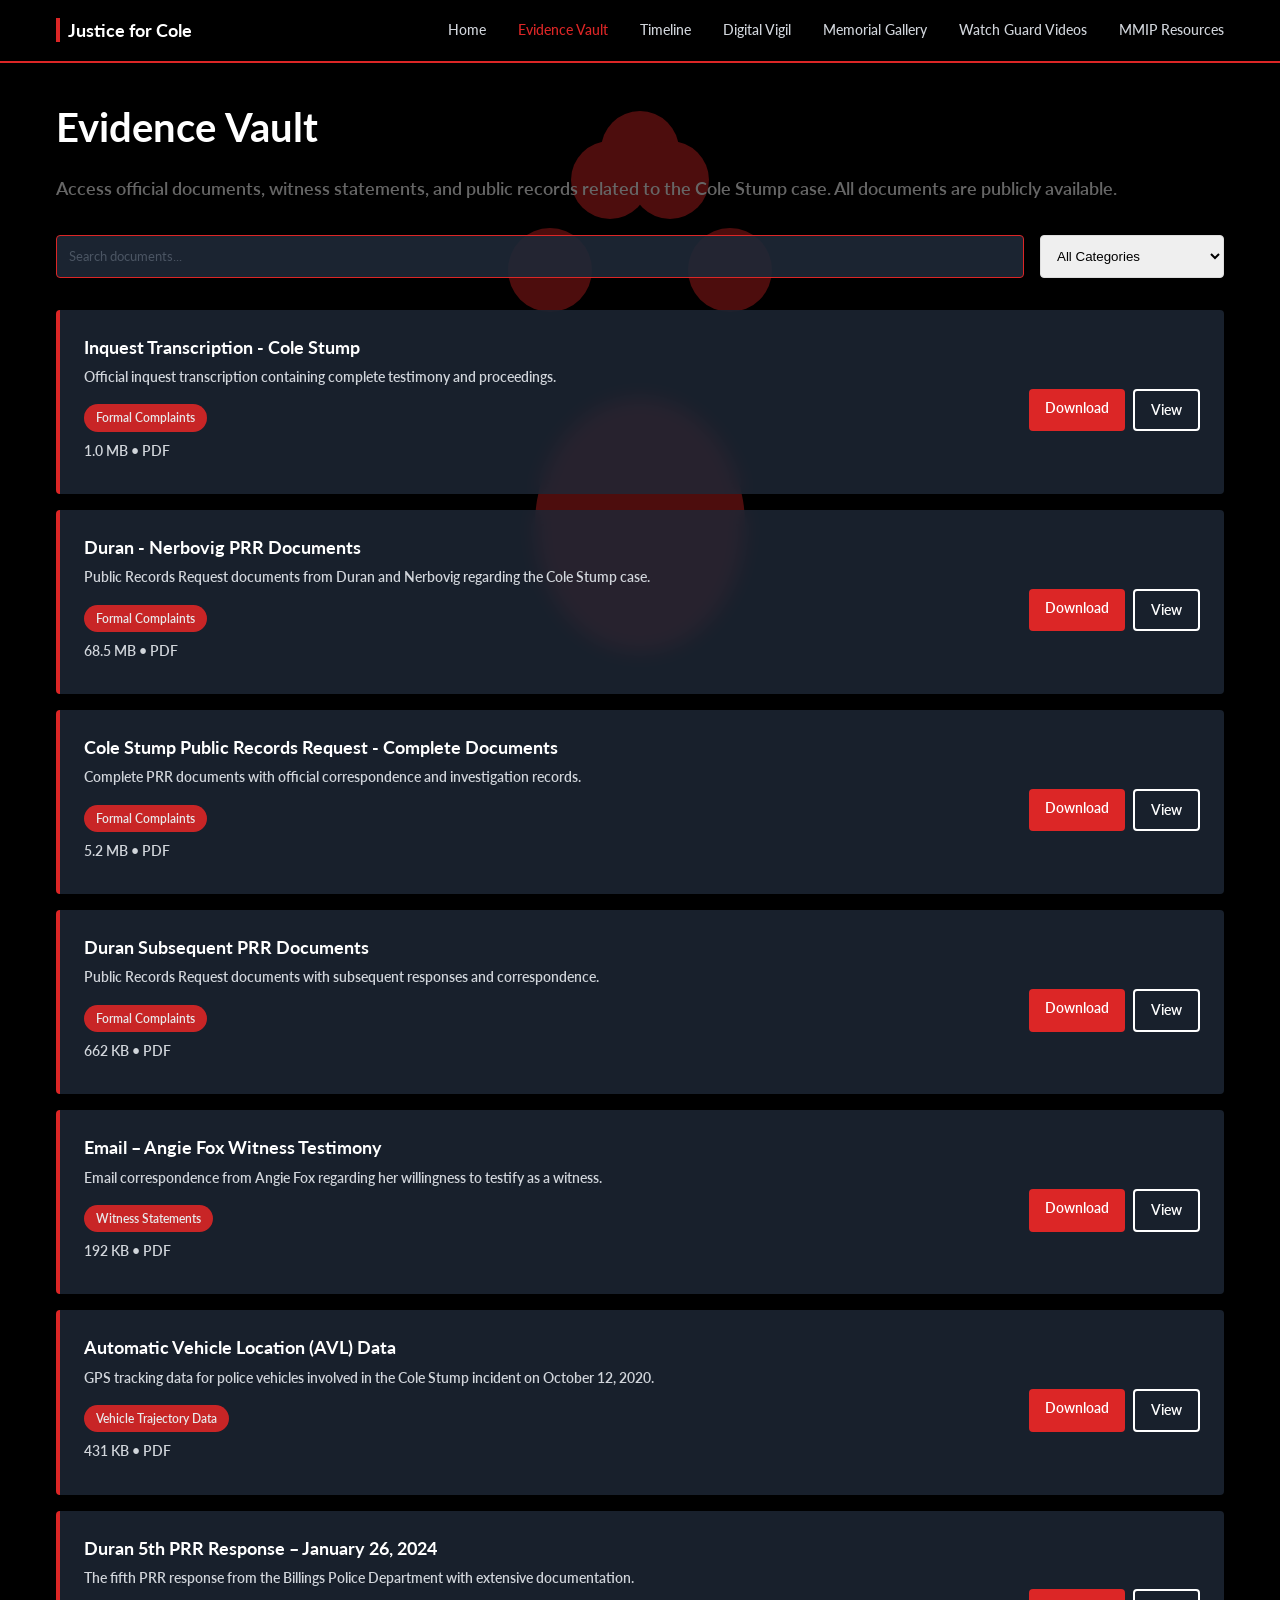
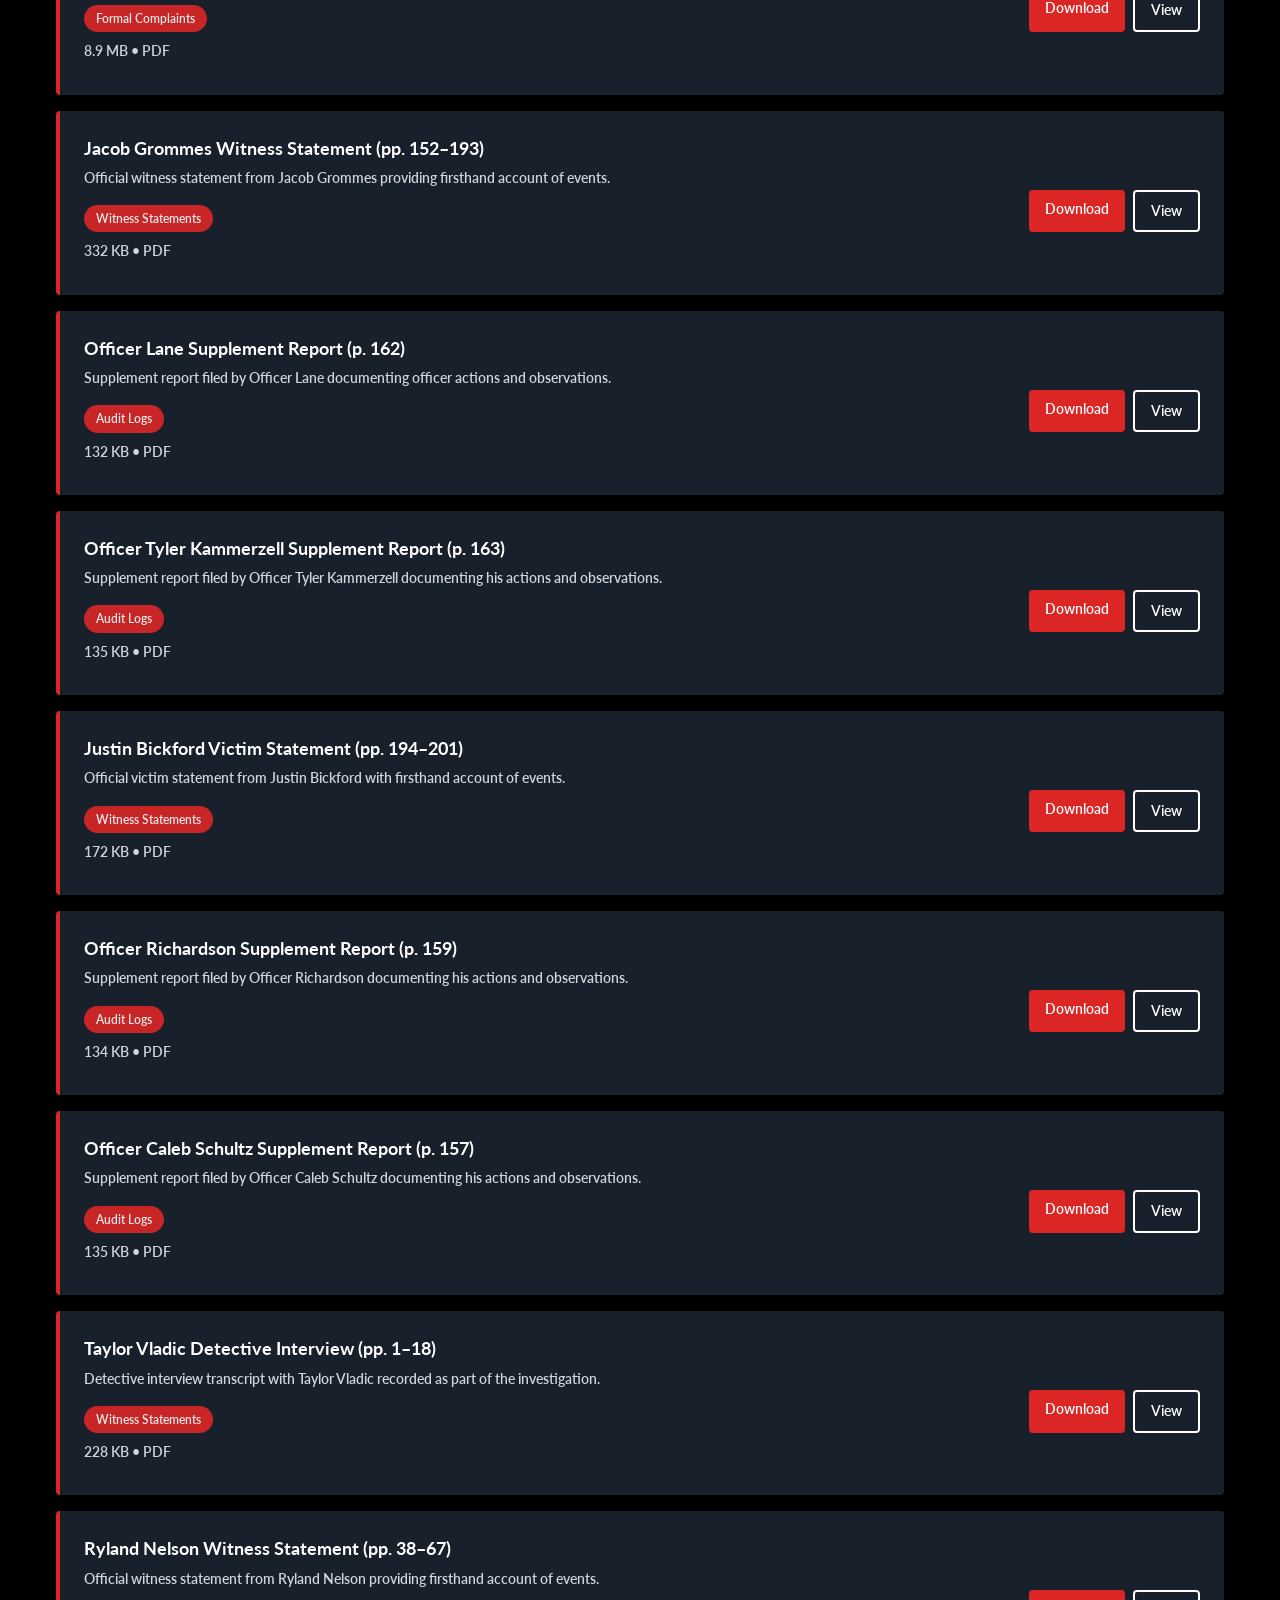
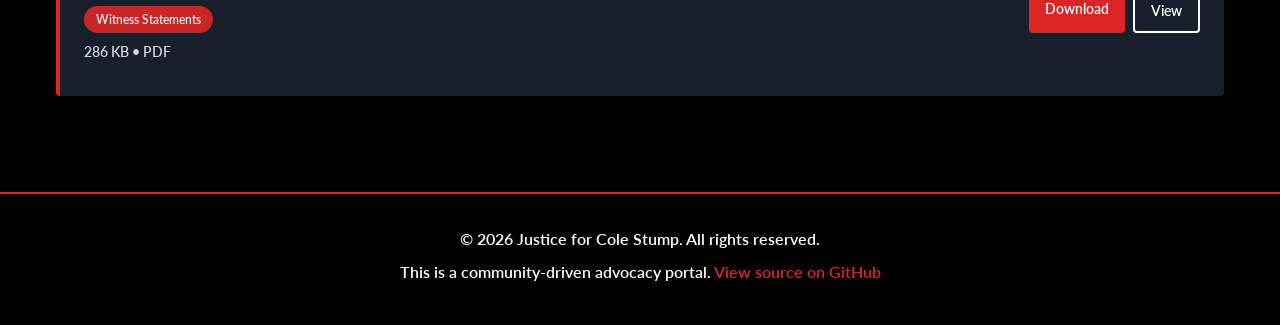
<file: evidence-vault.html>
<!DOCTYPE html>
<html lang="en">
<head>
  <meta charset="UTF-8">
  <meta name="viewport" content="width=device-width, initial-scale=1.0">
  <title>Evidence Vault - Justice for Cole Stump</title>
  <link rel="preconnect" href="https://fonts.googleapis.com">
  <link rel="preconnect" href="https://fonts.gstatic.com" crossorigin>
  <link href="https://fonts.googleapis.com/css2?family=Playfair+Display:wght@700;800;900&family=Lato:wght@400;500;700&display=swap" rel="stylesheet">
  <link rel="stylesheet" href="css/style.css">
</head>
<body>
  <!-- Navigation Header -->
  <header>
    <div class="header-container">
      <a href="index.html" class="logo">
        <div class="logo-bar"></div>
        <span>Justice for Cole</span>
      </a>
      
      <nav>
        <a href="index.html">Home</a>
        <a href="evidence-vault.html">Evidence Vault</a>
        <a href="timeline.html">Timeline</a>
        <a href="vigil.html">Digital Vigil</a>
        <a href="gallery.html">Memorial Gallery</a>
        <a href="youtube.html">Watch Guard Videos</a>
        <a href="mmip-resources.html">MMIP Resources</a>
      </nav>

      <button class="menu-toggle">☰</button>
    </div>

    <nav class="mobile-nav">
      <a href="index.html">Home</a>
      <a href="evidence-vault.html">Evidence Vault</a>
      <a href="timeline.html">Timeline</a>
      <a href="vigil.html">Digital Vigil</a>
      <a href="gallery.html">Memorial Gallery</a>
      <a href="youtube.html">Watch Guard Videos</a>
        <a href="mmip-resources.html">MMIP Resources</a>
    </nav>
  </header>

  <!-- Main Content -->
  <main>
    <section class="container">
      <h1 style="font-size: 2.5rem; margin-bottom: 1rem;">Evidence Vault</h1>
      <p style="font-size: 1.1rem; color: #666; margin-bottom: 2rem;">
        Access official documents, witness statements, and public records related to the Cole Stump case. All documents are publicly available.
      </p>

      <!-- Search and Filter -->
      <div style="display: flex; gap: 1rem; margin-bottom: 2rem; flex-wrap: wrap;">
        <input 
          type="text" 
          id="evidence-search" 
          placeholder="Search documents..." 
          style="flex: 1; min-width: 200px;"
        >
        <select id="category-filter" style="padding: 0.75rem; border: 1px solid #ddd; border-radius: 4px;">
          <option value="">All Categories</option>
          <option value="Formal Complaints">Formal Complaints</option>
          <option value="Witness Statements">Witness Statements</option>
          <option value="Audit Logs">Audit Logs</option>
          <option value="Vehicle Trajectory Data">Vehicle Trajectory Data</option>
        </select>
      </div>

      <!-- Evidence List -->
      <div class="evidence-list">
        <!-- Document 1 -->
        <div class="evidence-item">
          <div class="evidence-info">
            <h4>Inquest Transcription - Cole Stump</h4>
            <p>Official inquest transcription containing complete testimony and proceedings.</p>
            <span class="evidence-category">Formal Complaints</span>
            <p class="text-small text-gray" style="margin-top: 0.5rem;">1.0 MB • PDF</p>
          </div>
          <div class="evidence-actions">
            <a href="documents/inquest-transcription.pdf" target="_blank" class="btn btn-primary btn-small">Download</a>
            <a href="documents/inquest-transcription.pdf" class="btn btn-secondary btn-small">View</a>
          </div>
        </div>

        <!-- Document 2 -->
        <div class="evidence-item">
          <div class="evidence-info">
            <h4>Duran - Nerbovig PRR Documents</h4>
            <p>Public Records Request documents from Duran and Nerbovig regarding the Cole Stump case.</p>
            <span class="evidence-category">Formal Complaints</span>
            <p class="text-small text-gray" style="margin-top: 0.5rem;">68.5 MB • PDF</p>
          </div>
          <div class="evidence-actions">
            <a href="documents/duran-nerbovig-prr.pdf" target="_blank" class="btn btn-primary btn-small">Download</a>
            <a href="documents/duran-nerbovig-prr.pdf" class="btn btn-secondary btn-small">View</a>
          </div>
        </div>

        <!-- Document 3 -->
        <div class="evidence-item">
          <div class="evidence-info">
            <h4>Cole Stump Public Records Request - Complete Documents</h4>
            <p>Complete PRR documents with official correspondence and investigation records.</p>
            <span class="evidence-category">Formal Complaints</span>
            <p class="text-small text-gray" style="margin-top: 0.5rem;">5.2 MB • PDF</p>
          </div>
          <div class="evidence-actions">
            <a href="documents/cole-stump-prr.pdf" target="_blank" class="btn btn-primary btn-small">Download</a>
            <a href="documents/cole-stump-prr.pdf" class="btn btn-secondary btn-small">View</a>
          </div>
        </div>

        <!-- Document 4 -->
        <div class="evidence-item">
          <div class="evidence-info">
            <h4>Duran Subsequent PRR Documents</h4>
            <p>Public Records Request documents with subsequent responses and correspondence.</p>
            <span class="evidence-category">Formal Complaints</span>
            <p class="text-small text-gray" style="margin-top: 0.5rem;">662 KB • PDF</p>
          </div>
          <div class="evidence-actions">
            <a href="documents/duran-subsequent-prr.pdf" target="_blank" class="btn btn-primary btn-small">Download</a>
            <a href="documents/duran-subsequent-prr.pdf" class="btn btn-secondary btn-small">View</a>
          </div>
        </div>

        <!-- Document 5 -->
        <div class="evidence-item">
          <div class="evidence-info">
            <h4>Email – Angie Fox Witness Testimony</h4>
            <p>Email correspondence from Angie Fox regarding her willingness to testify as a witness.</p>
            <span class="evidence-category">Witness Statements</span>
            <p class="text-small text-gray" style="margin-top: 0.5rem;">192 KB • PDF</p>
          </div>
          <div class="evidence-actions">
            <a href="documents/angie-fox-testimony.pdf" target="_blank" class="btn btn-primary btn-small">Download</a>
            <a href="documents/angie-fox-testimony.pdf" class="btn btn-secondary btn-small">View</a>
          </div>
        </div>

        <!-- Document 6 -->
        <div class="evidence-item">
          <div class="evidence-info">
            <h4>Automatic Vehicle Location (AVL) Data</h4>
            <p>GPS tracking data for police vehicles involved in the Cole Stump incident on October 12, 2020.</p>
            <span class="evidence-category">Vehicle Trajectory Data</span>
            <p class="text-small text-gray" style="margin-top: 0.5rem;">431 KB • PDF</p>
          </div>
          <div class="evidence-actions">
            <a href="documents/avl-data.pdf" target="_blank" class="btn btn-primary btn-small">Download</a>
            <a href="documents/avl-data.pdf" class="btn btn-secondary btn-small">View</a>
          </div>
        </div>

        <!-- Document 7 -->
        <div class="evidence-item">
          <div class="evidence-info">
            <h4>Duran 5th PRR Response – January 26, 2024</h4>
            <p>The fifth PRR response from the Billings Police Department with extensive documentation.</p>
            <span class="evidence-category">Formal Complaints</span>
            <p class="text-small text-gray" style="margin-top: 0.5rem;">8.9 MB • PDF</p>
          </div>
          <div class="evidence-actions">
            <a href="documents/duran-5th-prr.pdf" target="_blank" class="btn btn-primary btn-small">Download</a>
            <a href="documents/duran-5th-prr.pdf" class="btn btn-secondary btn-small">View</a>
          </div>
        </div>

        <!-- Document 8 -->
        <div class="evidence-item">
          <div class="evidence-info">
            <h4>Jacob Grommes Witness Statement (pp. 152–193)</h4>
            <p>Official witness statement from Jacob Grommes providing firsthand account of events.</p>
            <span class="evidence-category">Witness Statements</span>
            <p class="text-small text-gray" style="margin-top: 0.5rem;">332 KB • PDF</p>
          </div>
          <div class="evidence-actions">
            <a href="documents/grommes-statement.pdf" target="_blank" class="btn btn-primary btn-small">Download</a>
            <a href="documents/grommes-statement.pdf" class="btn btn-secondary btn-small">View</a>
          </div>
        </div>

        <!-- Document 9 -->
        <div class="evidence-item">
          <div class="evidence-info">
            <h4>Officer Lane Supplement Report (p. 162)</h4>
            <p>Supplement report filed by Officer Lane documenting officer actions and observations.</p>
            <span class="evidence-category">Audit Logs</span>
            <p class="text-small text-gray" style="margin-top: 0.5rem;">132 KB • PDF</p>
          </div>
          <div class="evidence-actions">
            <a href="documents/lane-report.pdf" target="_blank" class="btn btn-primary btn-small">Download</a>
            <a href="documents/lane-report.pdf" class="btn btn-secondary btn-small">View</a>
          </div>
        </div>

        <!-- Document 10 -->
        <div class="evidence-item">
          <div class="evidence-info">
            <h4>Officer Tyler Kammerzell Supplement Report (p. 163)</h4>
            <p>Supplement report filed by Officer Tyler Kammerzell documenting his actions and observations.</p>
            <span class="evidence-category">Audit Logs</span>
            <p class="text-small text-gray" style="margin-top: 0.5rem;">135 KB • PDF</p>
          </div>
          <div class="evidence-actions">
            <a href="documents/kammerzell-report.pdf" target="_blank" class="btn btn-primary btn-small">Download</a>
            <a href="documents/kammerzell-report.pdf" class="btn btn-secondary btn-small">View</a>
          </div>
        </div>

        <!-- Document 11 -->
        <div class="evidence-item">
          <div class="evidence-info">
            <h4>Justin Bickford Victim Statement (pp. 194–201)</h4>
            <p>Official victim statement from Justin Bickford with firsthand account of events.</p>
            <span class="evidence-category">Witness Statements</span>
            <p class="text-small text-gray" style="margin-top: 0.5rem;">172 KB • PDF</p>
          </div>
          <div class="evidence-actions">
            <a href="documents/bickford-statement.pdf" target="_blank" class="btn btn-primary btn-small">Download</a>
            <a href="documents/bickford-statement.pdf" class="btn btn-secondary btn-small">View</a>
          </div>
        </div>

        <!-- Document 12 -->
        <div class="evidence-item">
          <div class="evidence-info">
            <h4>Officer Richardson Supplement Report (p. 159)</h4>
            <p>Supplement report filed by Officer Richardson documenting his actions and observations.</p>
            <span class="evidence-category">Audit Logs</span>
            <p class="text-small text-gray" style="margin-top: 0.5rem;">134 KB • PDF</p>
          </div>
          <div class="evidence-actions">
            <a href="documents/richardson-report.pdf" target="_blank" class="btn btn-primary btn-small">Download</a>
            <a href="documents/richardson-report.pdf" class="btn btn-secondary btn-small">View</a>
          </div>
        </div>

        <!-- Document 13 -->
        <div class="evidence-item">
          <div class="evidence-info">
            <h4>Officer Caleb Schultz Supplement Report (p. 157)</h4>
            <p>Supplement report filed by Officer Caleb Schultz documenting his actions and observations.</p>
            <span class="evidence-category">Audit Logs</span>
            <p class="text-small text-gray" style="margin-top: 0.5rem;">135 KB • PDF</p>
          </div>
          <div class="evidence-actions">
            <a href="documents/schultz-report.pdf" target="_blank" class="btn btn-primary btn-small">Download</a>
            <a href="documents/schultz-report.pdf" class="btn btn-secondary btn-small">View</a>
          </div>
        </div>

        <!-- Document 14 -->
        <div class="evidence-item">
          <div class="evidence-info">
            <h4>Taylor Vladic Detective Interview (pp. 1–18)</h4>
            <p>Detective interview transcript with Taylor Vladic recorded as part of the investigation.</p>
            <span class="evidence-category">Witness Statements</span>
            <p class="text-small text-gray" style="margin-top: 0.5rem;">228 KB • PDF</p>
          </div>
          <div class="evidence-actions">
            <a href="documents/vladic-interview.pdf" target="_blank" class="btn btn-primary btn-small">Download</a>
            <a href="documents/vladic-interview.pdf" class="btn btn-secondary btn-small">View</a>
          </div>
        </div>

        <!-- Document 15 -->
        <div class="evidence-item">
          <div class="evidence-info">
            <h4>Ryland Nelson Witness Statement (pp. 38–67)</h4>
            <p>Official witness statement from Ryland Nelson providing firsthand account of events.</p>
            <span class="evidence-category">Witness Statements</span>
            <p class="text-small text-gray" style="margin-top: 0.5rem;">286 KB • PDF</p>
          </div>
          <div class="evidence-actions">
            <a href="documents/nelson-statement.pdf" target="_blank" class="btn btn-primary btn-small">Download</a>
            <a href="documents/nelson-statement.pdf" class="btn btn-secondary btn-small">View</a>
          </div>
        </div>
      </div>
    </section>
  </main>

  <!-- Footer -->
  <footer>
    <p>&copy; 2026 Justice for Cole Stump. All rights reserved.</p>
    <p>This is a community-driven advocacy portal. <a href="https://github.com/tduran2003/cole-stump-justice-static">View source on GitHub</a></p>
  </footer>

  <script src="js/main.js"></script>
</body>
</html>
</file>
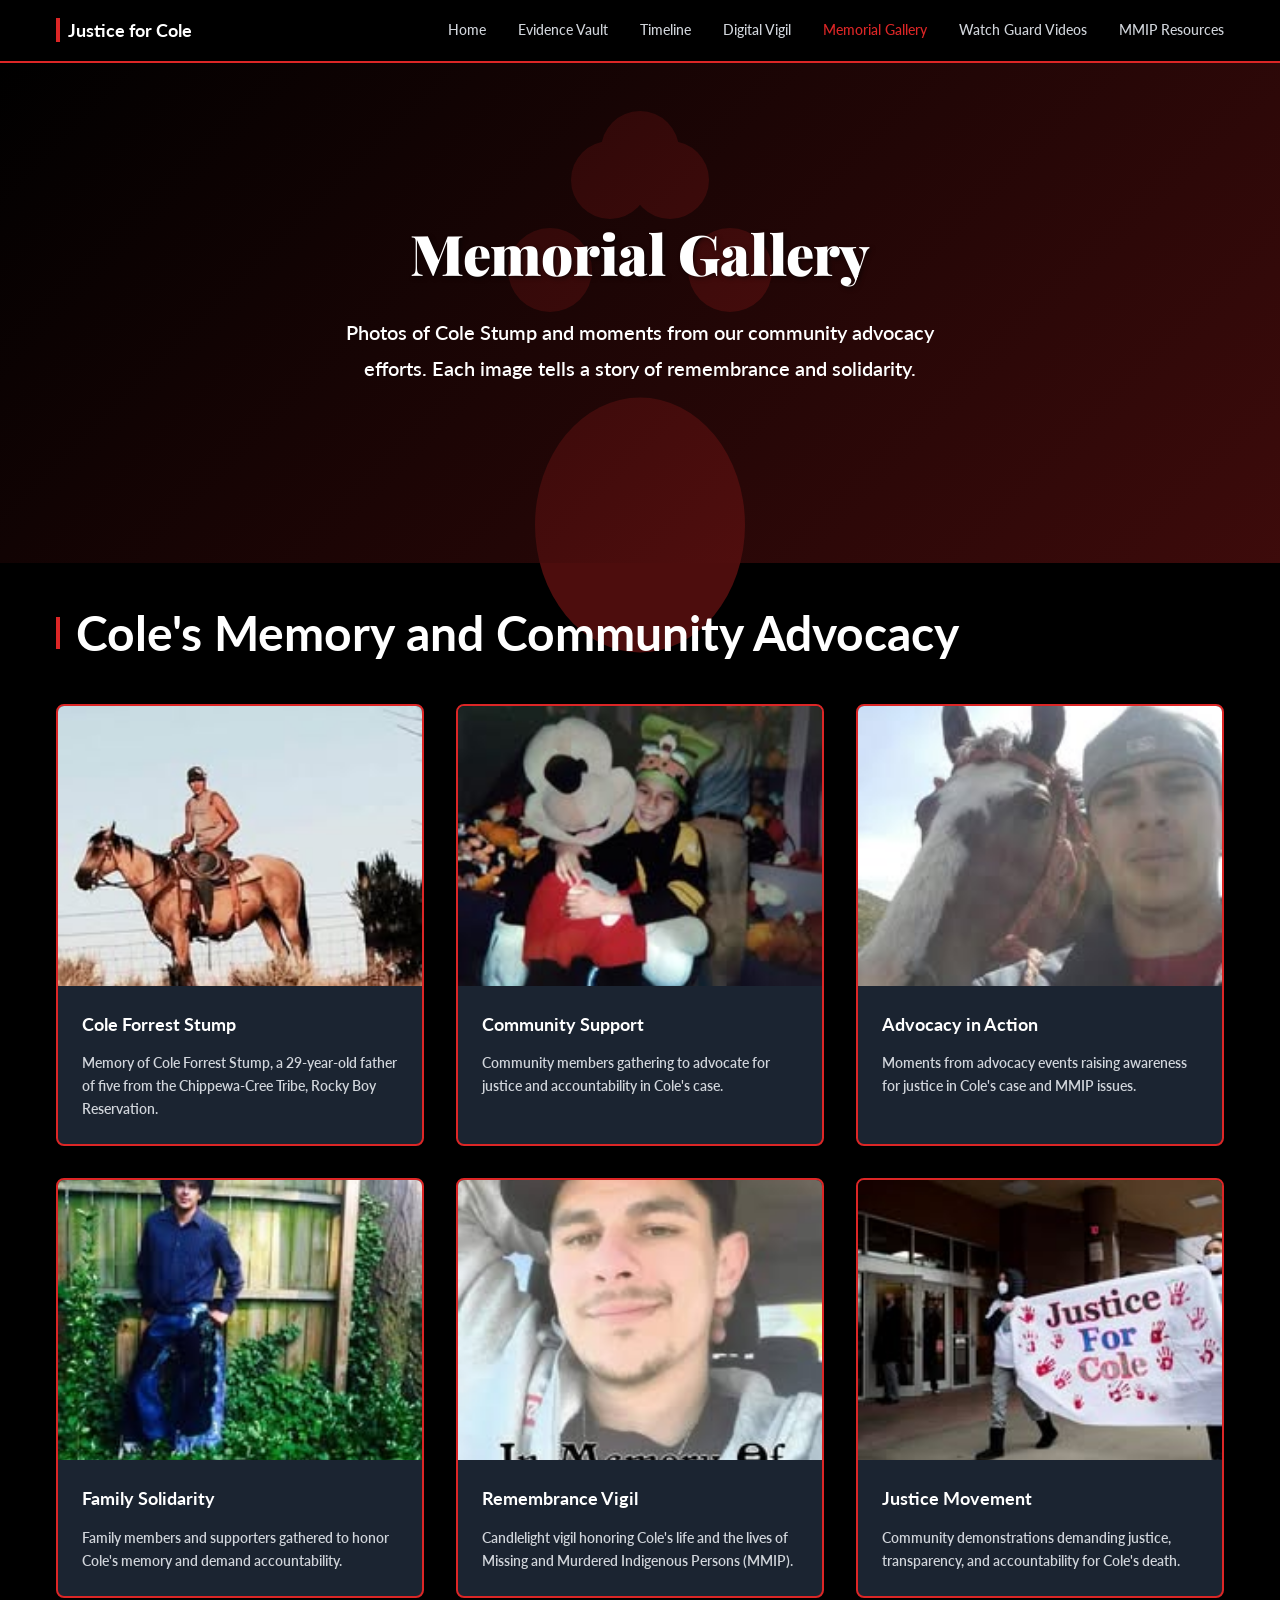
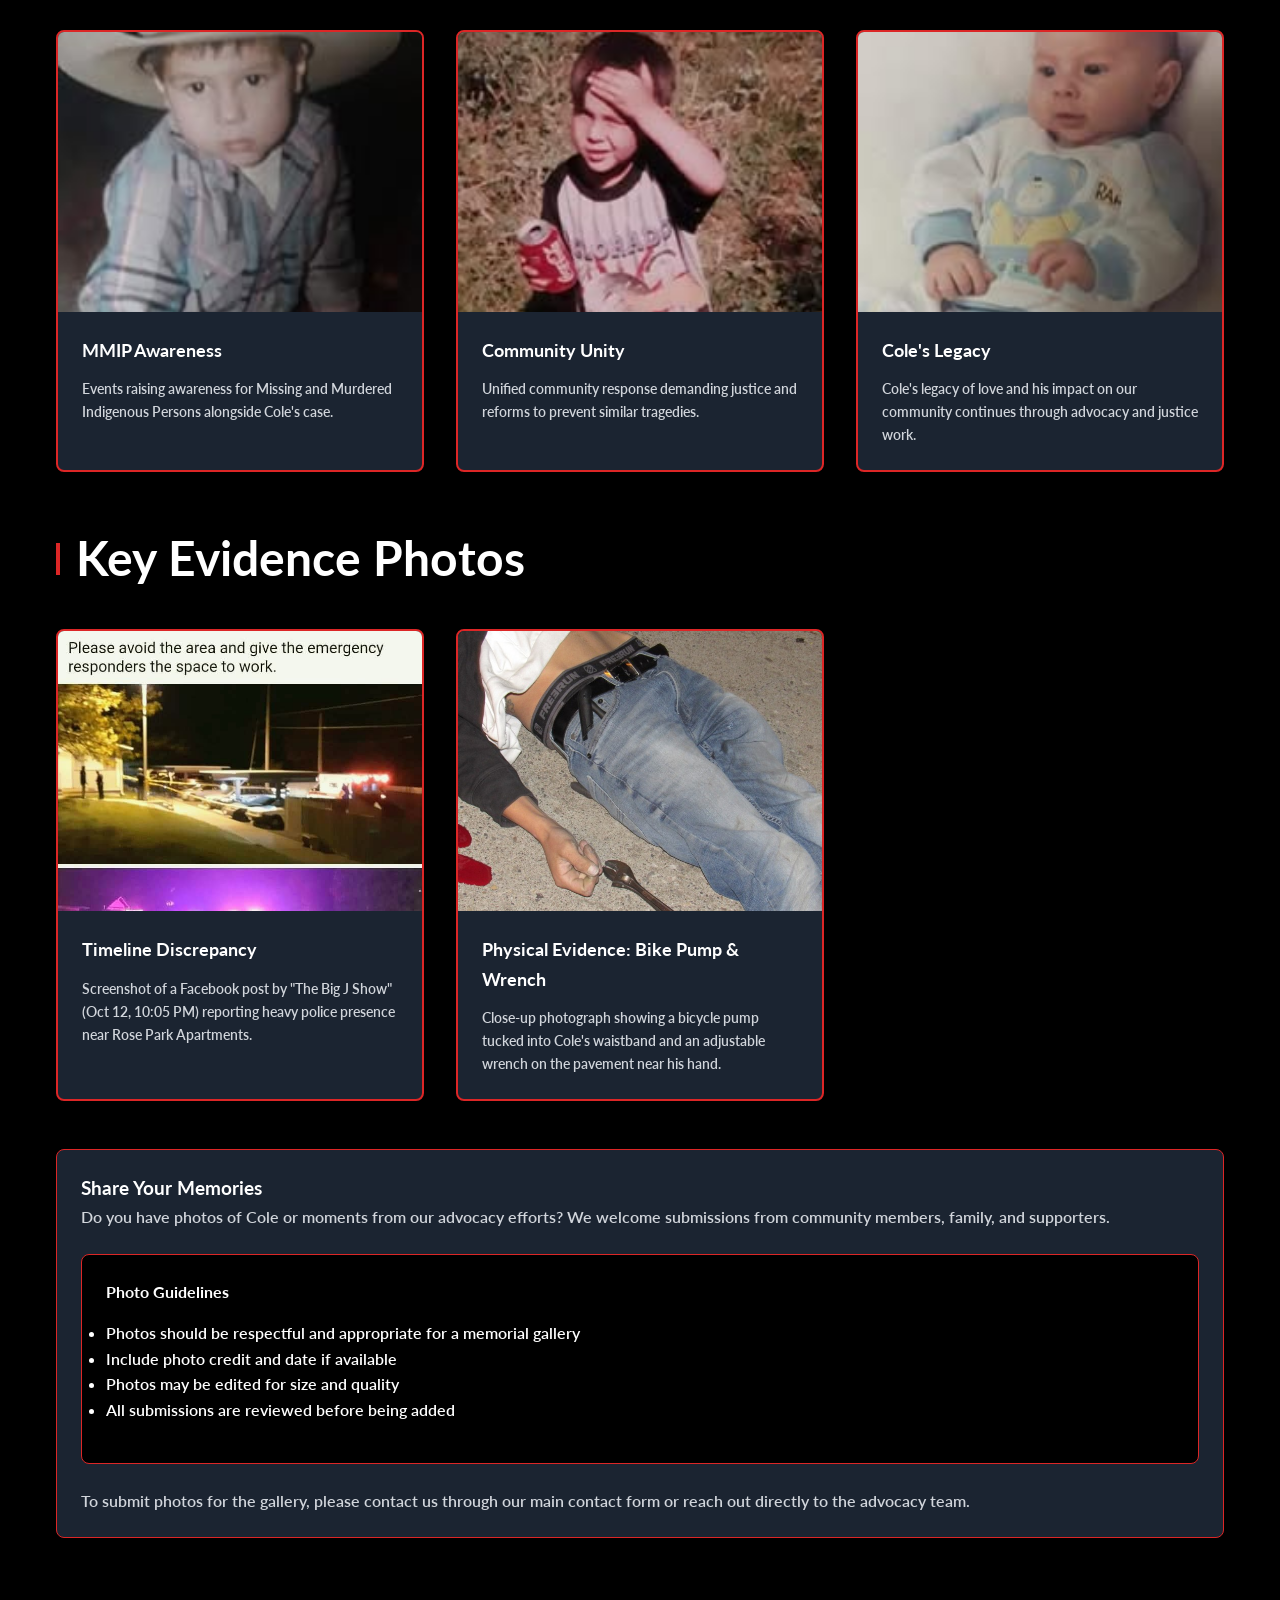
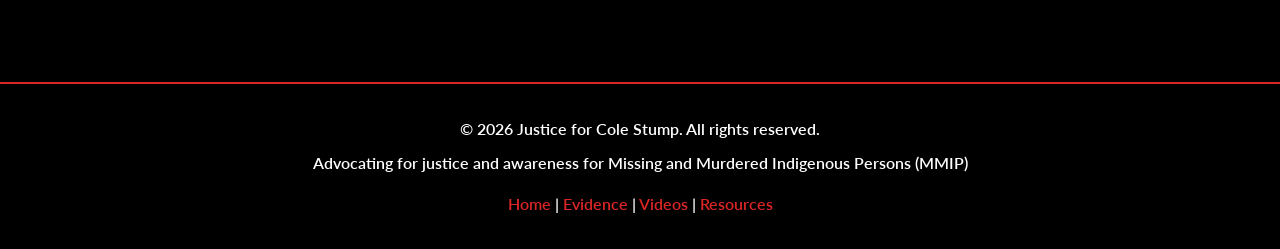
<file: gallery.html>
<!DOCTYPE html>
<html lang="en">
<head>
  <meta charset="UTF-8">
  <meta name="viewport" content="width=device-width, initial-scale=1.0">
  <title>Memorial Gallery - Justice for Cole Stump</title>
  <link href="https://fonts.googleapis.com/css2?family=Playfair+Display:wght@700;800;900&family=Lato:wght@400;500;700&display=swap" rel="stylesheet">
  <link rel="stylesheet" href="css/style.css">
  <style>
    .gallery-grid {
      display: grid;
      grid-template-columns: repeat(auto-fill, minmax(280px, 1fr));
      gap: 2rem;
      margin: 2rem 0;
    }

    .gallery-card {
      background-color: rgba(31, 41, 55, 0.9);
      border: 2px solid #dc2626;
      border-radius: 8px;
      overflow: hidden;
      transition: all 0.3s;
    }

    .gallery-card:hover {
      transform: translateY(-5px);
      box-shadow: 0 10px 25px rgba(220, 38, 38, 0.4);
      border-color: #ffffff;
    }

    .gallery-card img {
      width: 100%;
      height: 280px;
      object-fit: cover;
      display: block;
      transition: transform 0.3s;
    }

    .gallery-card:hover img {
      transform: scale(1.03);
    }

    .gallery-info {
      padding: 1.5rem;
    }

    .gallery-info h3 {
      font-size: 1.15rem;
      font-weight: 700;
      color: #ffffff;
      margin-bottom: 0.75rem;
    }

    .gallery-info p {
      font-size: 0.9rem;
      color: #d1d5db;
      line-height: 1.6;
    }

    .gallery-section {
      margin-bottom: 3rem;
    }

    .section-title {
      font-size: 2rem;
      font-weight: 700;
      color: #ffffff;
      margin-bottom: 1.5rem;
      display: flex;
      align-items: center;
      gap: 1rem;
    }

    .section-accent {
      width: 4px;
      height: 32px;
      background-color: #dc2626;
    }

    @media (max-width: 768px) {
      .gallery-grid {
        grid-template-columns: repeat(auto-fill, minmax(200px, 1fr));
        gap: 1.5rem;
      }

      .gallery-card img {
        height: 200px;
      }

      .section-title {
        font-size: 1.5rem;
      }
    }
  </style>
</head>
<body>
  <!-- Navigation Header -->
  <header>
    <div class="header-container">
      <a href="index.html" class="logo">
        <div class="logo-bar"></div>
        Justice for Cole
      </a>
      <button class="menu-toggle" onclick="toggleMobileMenu()">☰</button>
      <nav id="desktopNav">
        <a href="index.html">Home</a>
        <a href="evidence-vault.html">Evidence Vault</a>
        <a href="timeline.html">Timeline</a>
        <a href="vigil.html">Digital Vigil</a>
        <a href="gallery.html" style="color: #dc2626;">Memorial Gallery</a>
        <a href="youtube.html">Watch Guard Videos</a>
        <a href="mmip-resources.html">MMIP Resources</a>
      </nav>
      <nav class="mobile-nav" id="mobileNav">
        <a href="index.html">Home</a>
        <a href="evidence-vault.html">Evidence Vault</a>
        <a href="timeline.html">Timeline</a>
        <a href="vigil.html">Digital Vigil</a>
        <a href="gallery.html">Memorial Gallery</a>
        <a href="youtube.html">Watch Guard Videos</a>
        <a href="mmip-resources.html">MMIP Resources</a>
      </nav>
    </div>
  </header>

  <!-- Main Content -->
  <main>
    <!-- Hero Section -->
    <section class="hero">
      <h1>Memorial Gallery</h1>
      <p>Photos of Cole Stump and moments from our community advocacy efforts. Each image tells a story of remembrance and solidarity.</p>
    </section>

    <!-- Gallery Section -->
    <section class="container">
      <div class="gallery-section">
        <div class="section-title">
          <div class="section-accent"></div>
          <h2>Cole's Memory and Community Advocacy</h2>
        </div>
        
        <div class="gallery-grid">
          <!-- Gallery Item 1 -->
          <div class="gallery-card">
            <img src="images/16e93bb2-affd-441f-a784-b522df48a712.jpg" alt="Cole Forrest Stump memorial photograph">
            <div class="gallery-info">
              <h3>Cole Forrest Stump</h3>
              <p>Memory of Cole Forrest Stump, a 29-year-old father of five from the Chippewa-Cree Tribe, Rocky Boy Reservation.</p>
            </div>
          </div>
          
          <!-- Gallery Item 2 -->
          <div class="gallery-card">
            <img src="images/177c93d0-5748-4438-ade6-e6ac65759dc4.jpg" alt="Community gathering for Cole Stump justice">
            <div class="gallery-info">
              <h3>Community Support</h3>
              <p>Community members gathering to advocate for justice and accountability in Cole's case.</p>
            </div>
          </div>
          
          <!-- Gallery Item 3 -->
          <div class="gallery-card">
            <img src="images/51e4ca78-e648-46c8-b3a4-54bf4a2ee386.jpg" alt="Advocacy event for Cole Stump">
            <div class="gallery-info">
              <h3>Advocacy in Action</h3>
              <p>Moments from advocacy events raising awareness for justice in Cole's case and MMIP issues.</p>
            </div>
          </div>
          
          <!-- Gallery Item 4 -->
          <div class="gallery-card">
            <img src="images/98231e42-ffa9-47ed-83b3-cd346302ee7e.jpg" alt="Family and supporters memorial gathering">
            <div class="gallery-info">
              <h3>Family Solidarity</h3>
              <p>Family members and supporters gathered to honor Cole's memory and demand accountability.</p>
            </div>
          </div>
          
          <!-- Gallery Item 5 -->
          <div class="gallery-card">
            <img src="images/a28ddfcd-f80a-4fe1-9ba7-849b7d2b50c7.jpg" alt="Vigil honoring Cole Stump">
            <div class="gallery-info">
              <h3>Remembrance Vigil</h3>
              <p>Candlelight vigil honoring Cole's life and the lives of Missing and Murdered Indigenous Persons (MMIP).</p>
            </div>
          </div>
          
          <!-- Gallery Item 6 -->
          <div class="gallery-card">
            <img src="images/acb6e3d8-3f6d-4f59-8055-b9c7618b5552.jpg" alt="Justice demonstration">
            <div class="gallery-info">
              <h3>Justice Movement</h3>
              <p>Community demonstrations demanding justice, transparency, and accountability for Cole's death.</p>
            </div>
          </div>

          <!-- Gallery Item 7 -->
          <div class="gallery-card">
            <img src="images/c41c2ae0-bd7e-4bf4-92ca-570e751f4f77.jpg" alt="MMIP awareness event">
            <div class="gallery-info">
              <h3>MMIP Awareness</h3>
              <p>Events raising awareness for Missing and Murdered Indigenous Persons alongside Cole's case.</p>
            </div>
          </div>

          <!-- Gallery Item 8 -->
          <div class="gallery-card">
            <img src="images/c452d908-eeca-431e-811e-057ccbe20818.jpg" alt="Community unity event">
            <div class="gallery-info">
              <h3>Community Unity</h3>
              <p>Unified community response demanding justice and reforms to prevent similar tragedies.</p>
            </div>
          </div>

          <!-- Gallery Item 9 -->
          <div class="gallery-card">
            <img src="images/c54d59f4-99af-42a6-8e5f-3b71227ca277.jpg" alt="Cole's legacy of love and advocacy">
            <div class="gallery-info">
              <h3>Cole's Legacy</h3>
              <p>Cole's legacy of love and his impact on our community continues through advocacy and justice work.</p>
            </div>
          </div>
        </div>
      </div>

      <!-- Evidence Section -->
      <div class="gallery-section">
        <div class="section-title">
          <div class="section-accent"></div>
          <h2>Key Evidence Photos</h2>
        </div>
        
        <div class="gallery-grid">
          <!-- Timeline Discrepancy Evidence -->
          <div class="gallery-card">
            <img src="FB_IMG_1783001059383.jpg" alt="Screenshot of Facebook post from The Big J Show dated October 12 at 10:05 PM warning of police presence at Rose Park Apartments">
            <div class="gallery-info">
              <h3>Timeline Discrepancy</h3>
              <p>Screenshot of a Facebook post by "The Big J Show" (Oct 12, 10:05 PM) reporting heavy police presence near Rose Park Apartments.</p>
            </div>
          </div>
          
          <!-- Bike Pump / Wrench Evidence -->
          <div class="gallery-card">
            <img src="Screenshot_20260702-081832_Photos.png" alt="Close-up photo showing bicycle pump in Cole's waistband and adjustable wrench on pavement">
            <div class="gallery-info">
              <h3>Physical Evidence: Bike Pump & Wrench</h3>
              <p>Close-up photograph showing a bicycle pump tucked into Cole's waistband and an adjustable wrench on the pavement near his hand.</p>
            </div>
          </div>
        </div>
      </div>

      <!-- Photo Submission Section -->
      <div class="card" style="margin: 3rem 0;">
        <h3>Share Your Memories</h3>
        <p>Do you have photos of Cole or moments from our advocacy efforts? We welcome submissions from community members, family, and supporters.</p>
        
        <div style="background-color: #000000; border: 1px solid #dc2626; padding: 1.5rem; border-radius: 8px; margin: 1.5rem 0;">
          <h4>Photo Guidelines</h4>
          <ul style="margin: 1rem 0;">
            <li>Photos should be respectful and appropriate for a memorial gallery</li>
            <li>Include photo credit and date if available</li>
            <li>Photos may be edited for size and quality</li>
            <li>All submissions are reviewed before being added</li>
          </ul>
        </div>

        <p>To submit photos for the gallery, please contact us through our main contact form or reach out directly to the advocacy team.</p>
      </div>
    </section>
  </main>

  <!-- Footer -->
  <footer>
    <p>&copy; 2026 Justice for Cole Stump. All rights reserved.</p>
    <p>Advocating for justice and awareness for Missing and Murdered Indigenous Persons (MMIP)</p>
    <div style="margin-top: 1rem;">
      <a href="index.html">Home</a> | 
      <a href="evidence-vault.html">Evidence</a> | 
      <a href="youtube.html">Videos</a> | 
      <a href="mmip-resources.html">Resources</a>
    </div>
  </footer>

  <script>
    function toggleMobileMenu() {
      const menu = document.getElementById('mobileNav');
      menu.classList.toggle('active');
    }
  </script>
</body>
</html>
</file>
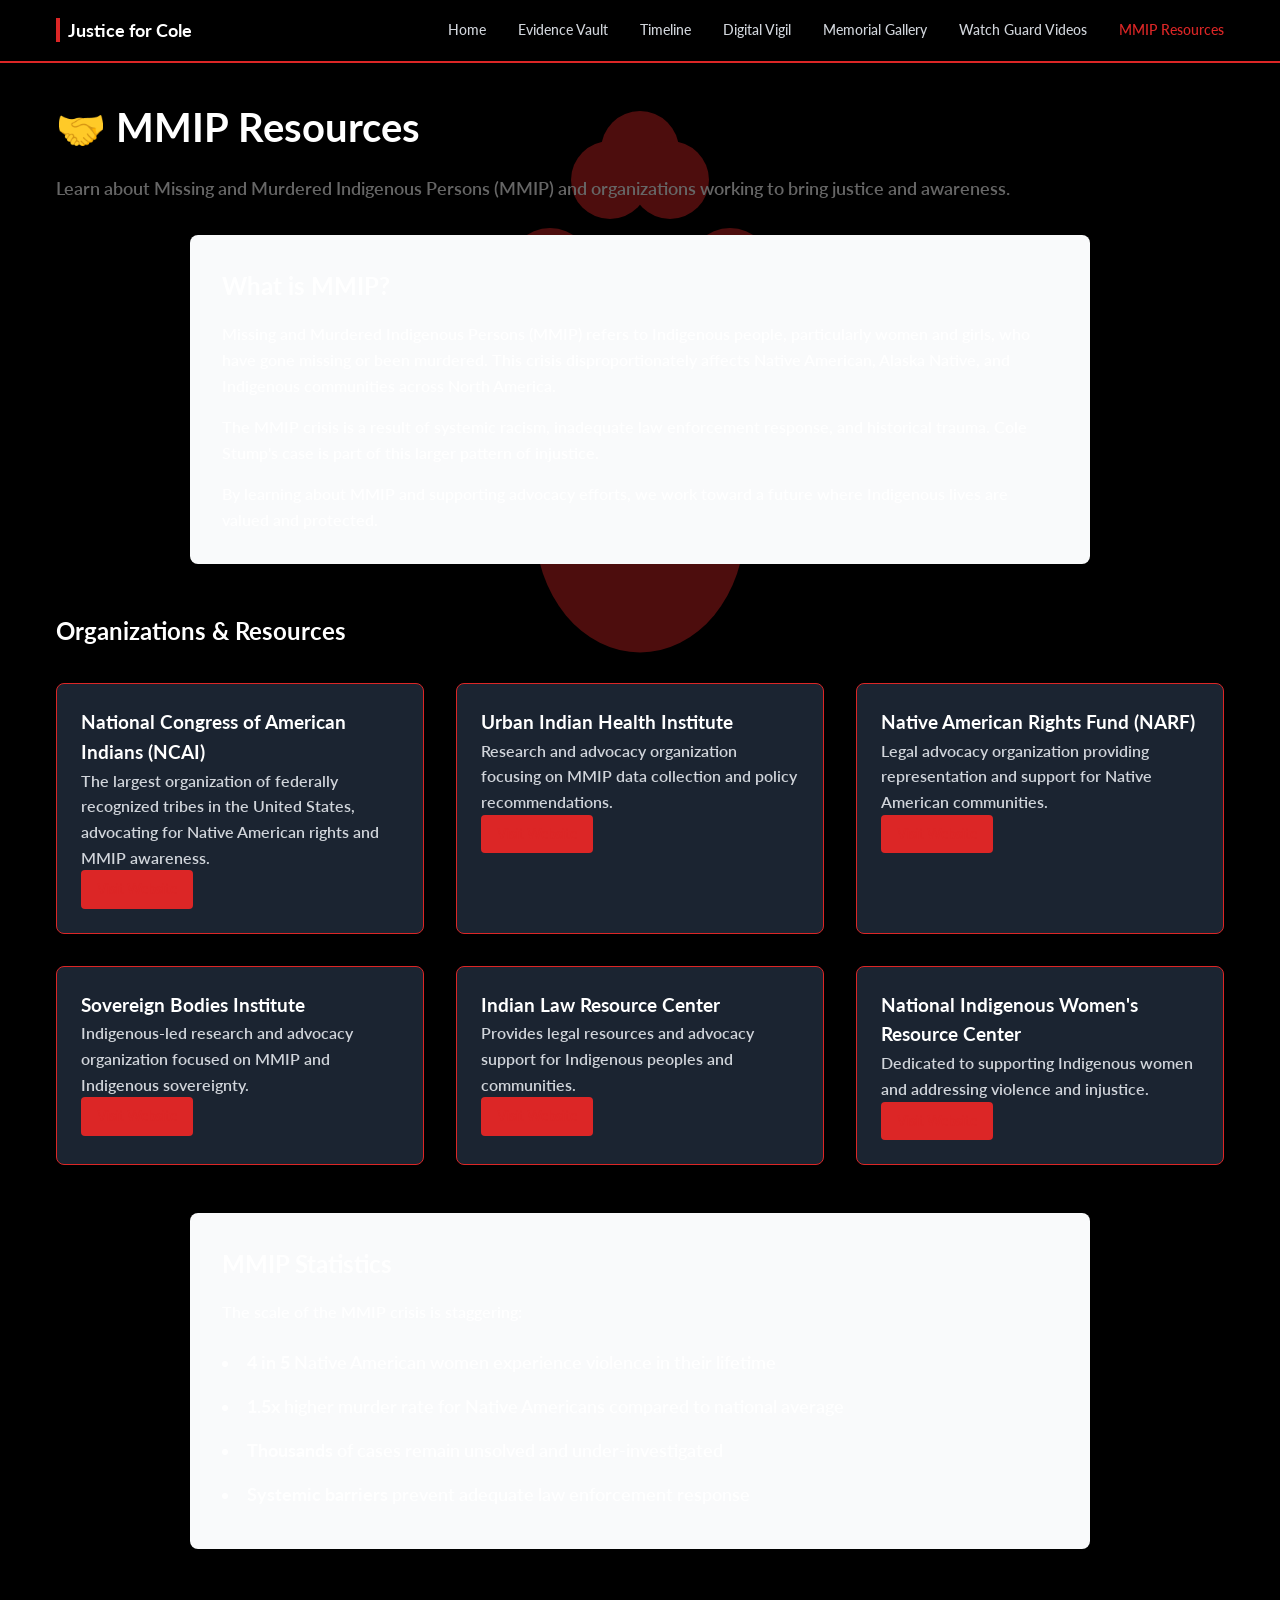
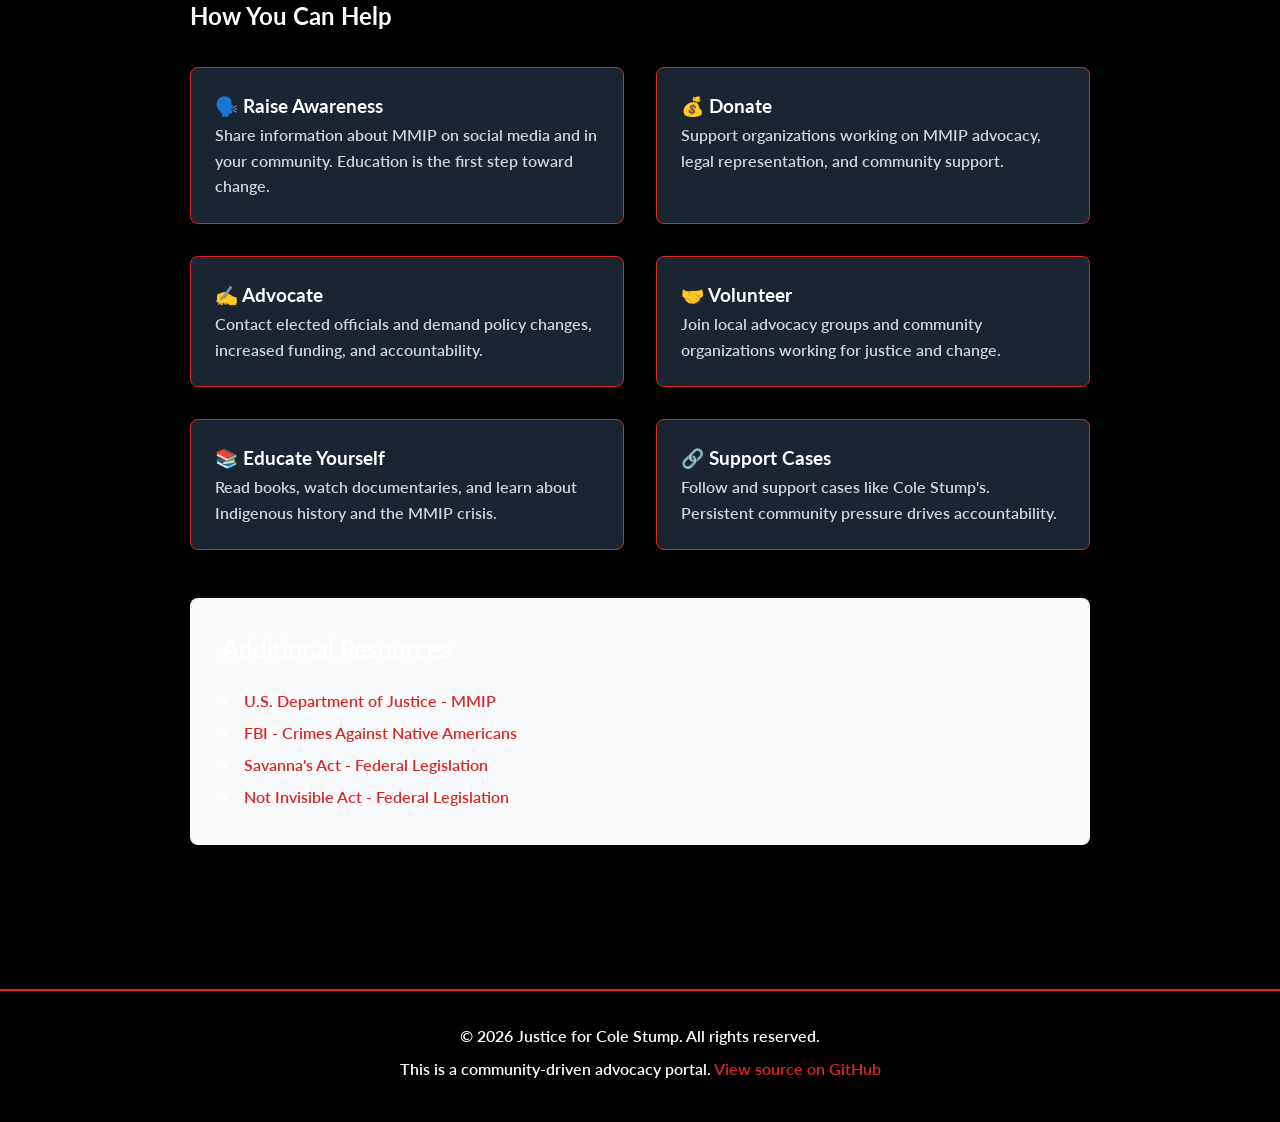
<file: mmip-resources.html>
<!DOCTYPE html>
<html lang="en">
<head>
  <meta charset="UTF-8">
  <meta name="viewport" content="width=device-width, initial-scale=1.0">
  <title>MMIP Resources - Justice for Cole Stump</title>
  <link rel="preconnect" href="https://fonts.googleapis.com">
  <link rel="preconnect" href="https://fonts.gstatic.com" crossorigin>
  <link href="https://fonts.googleapis.com/css2?family=Playfair+Display:wght@700;800;900&family=Lato:wght@400;500;700&display=swap" rel="stylesheet">
  <link rel="stylesheet" href="css/style.css">
</head>
<body>
  <!-- Navigation Header -->
  <header>
    <div class="header-container">
      <a href="index.html" class="logo">
        <div class="logo-bar"></div>
        <span>Justice for Cole</span>
      </a>
      
      <nav>
        <a href="index.html">Home</a>
        <a href="evidence-vault.html">Evidence Vault</a>
        <a href="timeline.html">Timeline</a>
        <a href="vigil.html">Digital Vigil</a>
        <a href="gallery.html">Memorial Gallery</a>
        <a href="youtube.html">Watch Guard Videos</a>
        <a href="mmip-resources.html">MMIP Resources</a>
      </nav>

      <button class="menu-toggle">☰</button>
    </div>

    <nav class="mobile-nav">
      <a href="index.html">Home</a>
      <a href="evidence-vault.html">Evidence Vault</a>
      <a href="timeline.html">Timeline</a>
      <a href="vigil.html">Digital Vigil</a>
      <a href="gallery.html">Memorial Gallery</a>
      <a href="youtube.html">Watch Guard Videos</a>
        <a href="mmip-resources.html">MMIP Resources</a>
    </nav>
  </header>

  <!-- Main Content -->
  <main>
    <section class="container">
      <h1 style="font-size: 2.5rem; margin-bottom: 1rem;">🤝 MMIP Resources</h1>
      <p style="font-size: 1.1rem; color: #666; margin-bottom: 2rem;">
        Learn about Missing and Murdered Indigenous Persons (MMIP) and organizations working to bring justice and awareness.
      </p>

      <!-- About MMIP -->
      <div style="max-width: 900px; margin: 2rem auto; background-color: #f9fafb; padding: 2rem; border-radius: 8px; margin-bottom: 3rem;">
        <h2 style="font-size: 1.5rem; margin-bottom: 1rem;">What is MMIP?</h2>
        <p style="margin-bottom: 1rem;">
          Missing and Murdered Indigenous Persons (MMIP) refers to Indigenous people, particularly women and girls, who have gone missing or been murdered. This crisis disproportionately affects Native American, Alaska Native, and Indigenous communities across North America.
        </p>
        <p style="margin-bottom: 1rem;">
          The MMIP crisis is a result of systemic racism, inadequate law enforcement response, and historical trauma. Cole Stump's case is part of this larger pattern of injustice.
        </p>
        <p>
          By learning about MMIP and supporting advocacy efforts, we work toward a future where Indigenous lives are valued and protected.
        </p>
      </div>

      <!-- Organizations -->
      <h2 style="font-size: 1.5rem; margin: 3rem 0 1.5rem 0;">Organizations & Resources</h2>
      <div class="cards-grid">
        <div class="card">
          <h3>National Congress of American Indians (NCAI)</h3>
          <p>The largest organization of federally recognized tribes in the United States, advocating for Native American rights and MMIP awareness.</p>
          <a href="https://www.ncai.org/" target="_blank" class="btn btn-primary btn-small">Visit Website</a>
        </div>

        <div class="card">
          <h3>Urban Indian Health Institute</h3>
          <p>Research and advocacy organization focusing on MMIP data collection and policy recommendations.</p>
          <a href="https://www.uihi.org/" target="_blank" class="btn btn-primary btn-small">Visit Website</a>
        </div>

        <div class="card">
          <h3>Native American Rights Fund (NARF)</h3>
          <p>Legal advocacy organization providing representation and support for Native American communities.</p>
          <a href="https://www.narf.org/" target="_blank" class="btn btn-primary btn-small">Visit Website</a>
        </div>

        <div class="card">
          <h3>Sovereign Bodies Institute</h3>
          <p>Indigenous-led research and advocacy organization focused on MMIP and Indigenous sovereignty.</p>
          <a href="https://www.sovereignbodiesinstitute.org/" target="_blank" class="btn btn-primary btn-small">Visit Website</a>
        </div>

        <div class="card">
          <h3>Indian Law Resource Center</h3>
          <p>Provides legal resources and advocacy support for Indigenous peoples and communities.</p>
          <a href="https://www.indianlaw.org/" target="_blank" class="btn btn-primary btn-small">Visit Website</a>
        </div>

        <div class="card">
          <h3>National Indigenous Women's Resource Center</h3>
          <p>Dedicated to supporting Indigenous women and addressing violence and injustice.</p>
          <a href="https://www.niwrc.org/" target="_blank" class="btn btn-primary btn-small">Visit Website</a>
        </div>
      </div>

      <!-- Statistics -->
      <div style="max-width: 900px; margin: 3rem auto; background-color: #f9fafb; padding: 2rem; border-radius: 8px;">
        <h2 style="font-size: 1.5rem; margin-bottom: 1rem;">MMIP Statistics</h2>
        <p style="margin-bottom: 1rem;">
          The scale of the MMIP crisis is staggering:
        </p>
        <ul style="list-style-position: inside; line-height: 2.5; font-size: 1.1rem;">
          <li><strong>4 in 5</strong> Native American women experience violence in their lifetime</li>
          <li><strong>1.5x</strong> higher murder rate for Native Americans compared to national average</li>
          <li><strong>Thousands</strong> of cases remain unsolved and under-investigated</li>
          <li><strong>Systemic barriers</strong> prevent adequate law enforcement response</li>
        </ul>
      </div>

      <!-- How to Help -->
      <div style="max-width: 900px; margin: 3rem auto;">
        <h2 style="font-size: 1.5rem; margin-bottom: 1rem;">How You Can Help</h2>
        <div class="cards-grid">
          <div class="card">
            <h3>🗣️ Raise Awareness</h3>
            <p>Share information about MMIP on social media and in your community. Education is the first step toward change.</p>
          </div>

          <div class="card">
            <h3>💰 Donate</h3>
            <p>Support organizations working on MMIP advocacy, legal representation, and community support.</p>
          </div>

          <div class="card">
            <h3>✍️ Advocate</h3>
            <p>Contact elected officials and demand policy changes, increased funding, and accountability.</p>
          </div>

          <div class="card">
            <h3>🤝 Volunteer</h3>
            <p>Join local advocacy groups and community organizations working for justice and change.</p>
          </div>

          <div class="card">
            <h3>📚 Educate Yourself</h3>
            <p>Read books, watch documentaries, and learn about Indigenous history and the MMIP crisis.</p>
          </div>

          <div class="card">
            <h3>🔗 Support Cases</h3>
            <p>Follow and support cases like Cole Stump's. Persistent community pressure drives accountability.</p>
          </div>
        </div>
      </div>

      <!-- Resources -->
      <div style="max-width: 900px; margin: 3rem auto; background-color: #f9fafb; padding: 2rem; border-radius: 8px;">
        <h2 style="font-size: 1.5rem; margin-bottom: 1rem;">Additional Resources</h2>
        <ul style="list-style-position: inside; line-height: 2;">
          <li><a href="https://www.justice.gov/tribal/missing-and-murdered-indigenous-persons" target="_blank" style="color: #dc2626; text-decoration: none;">U.S. Department of Justice - MMIP</a></li>
          <li><a href="https://www.fbi.gov/investigate/violent-crime/crimes-against-native-americans" target="_blank" style="color: #dc2626; text-decoration: none;">FBI - Crimes Against Native Americans</a></li>
          <li><a href="https://www.congress.gov/bill/116/s1144" target="_blank" style="color: #dc2626; text-decoration: none;">Savanna's Act - Federal Legislation</a></li>
          <li><a href="https://www.congress.gov/bill/117/s1028" target="_blank" style="color: #dc2626; text-decoration: none;">Not Invisible Act - Federal Legislation</a></li>
        </ul>
      </div>
    </section>
  </main>

  <!-- Footer -->
  <footer>
    <p>&copy; 2026 Justice for Cole Stump. All rights reserved.</p>
    <p>This is a community-driven advocacy portal. <a href="https://github.com/tduran2003/cole-stump-justice-static">View source on GitHub</a></p>
  </footer>

  <script src="js/main.js"></script>
</body>
</html>
</file>
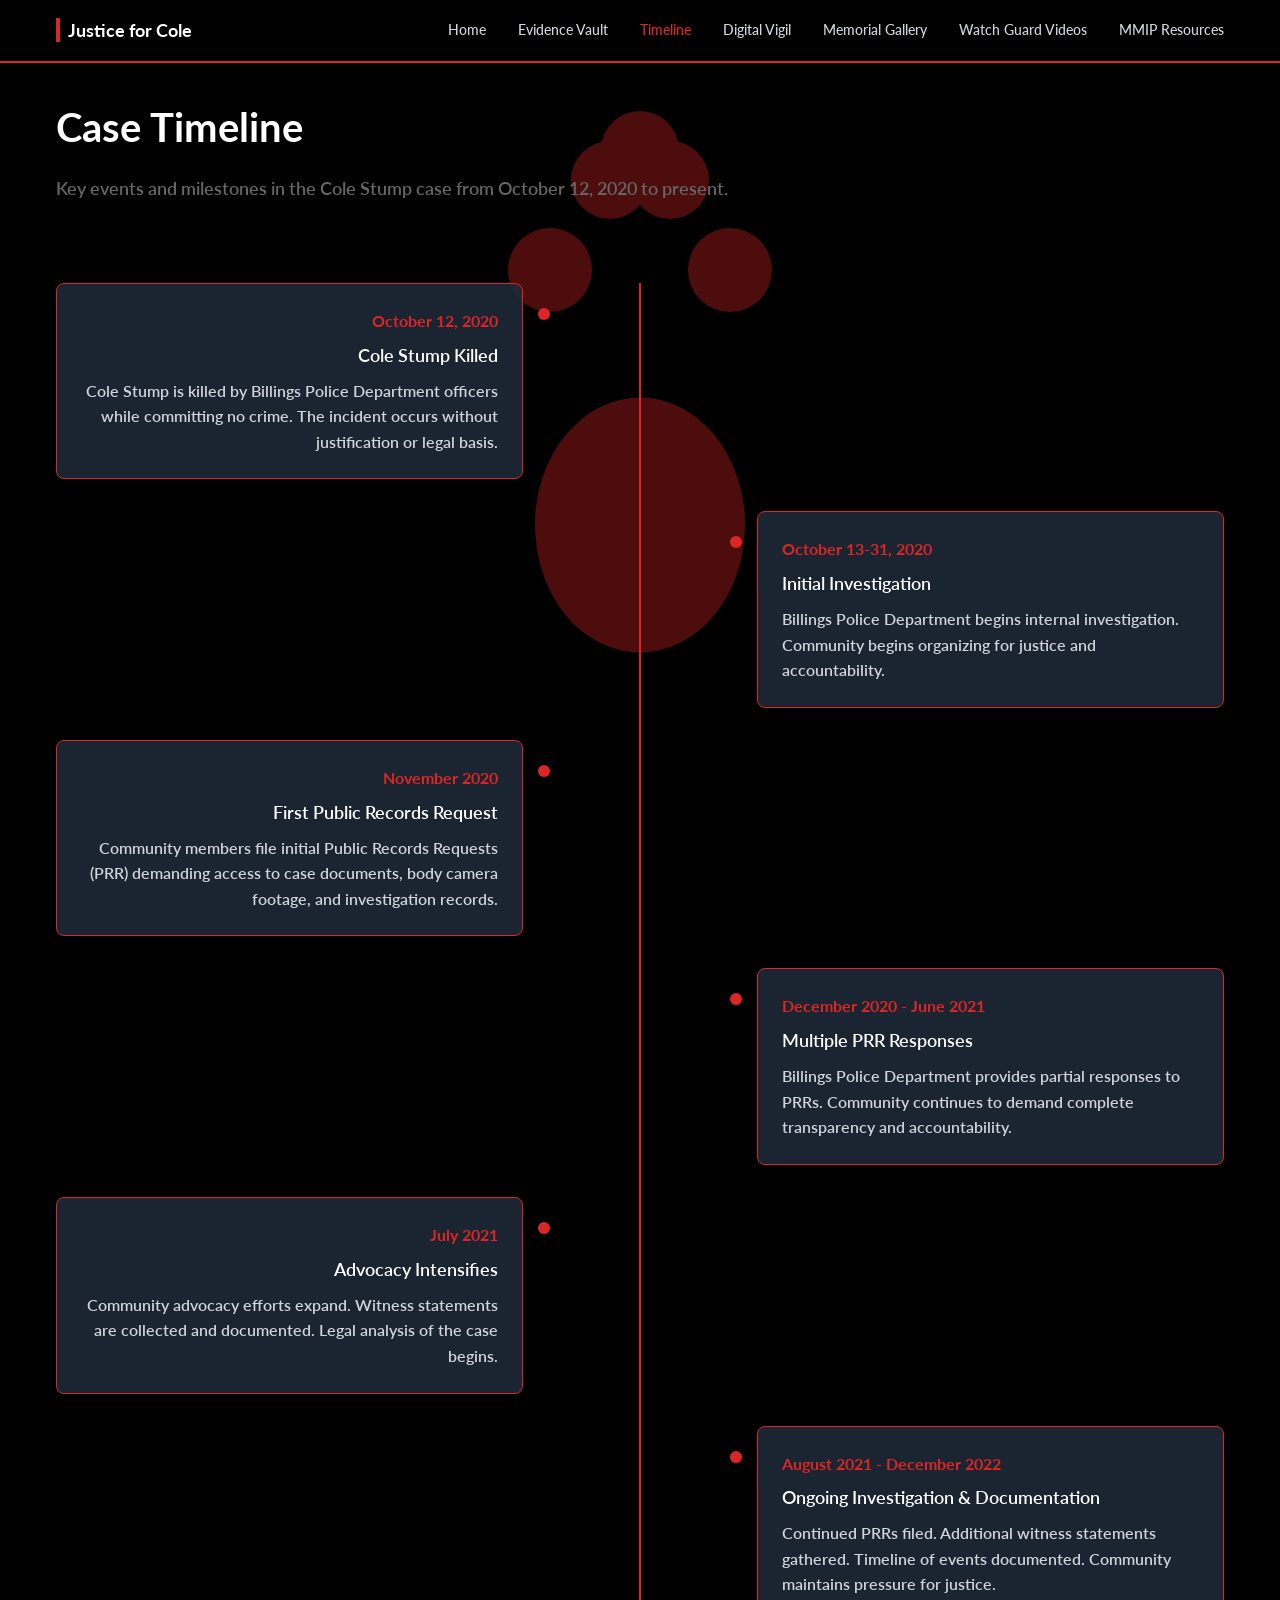
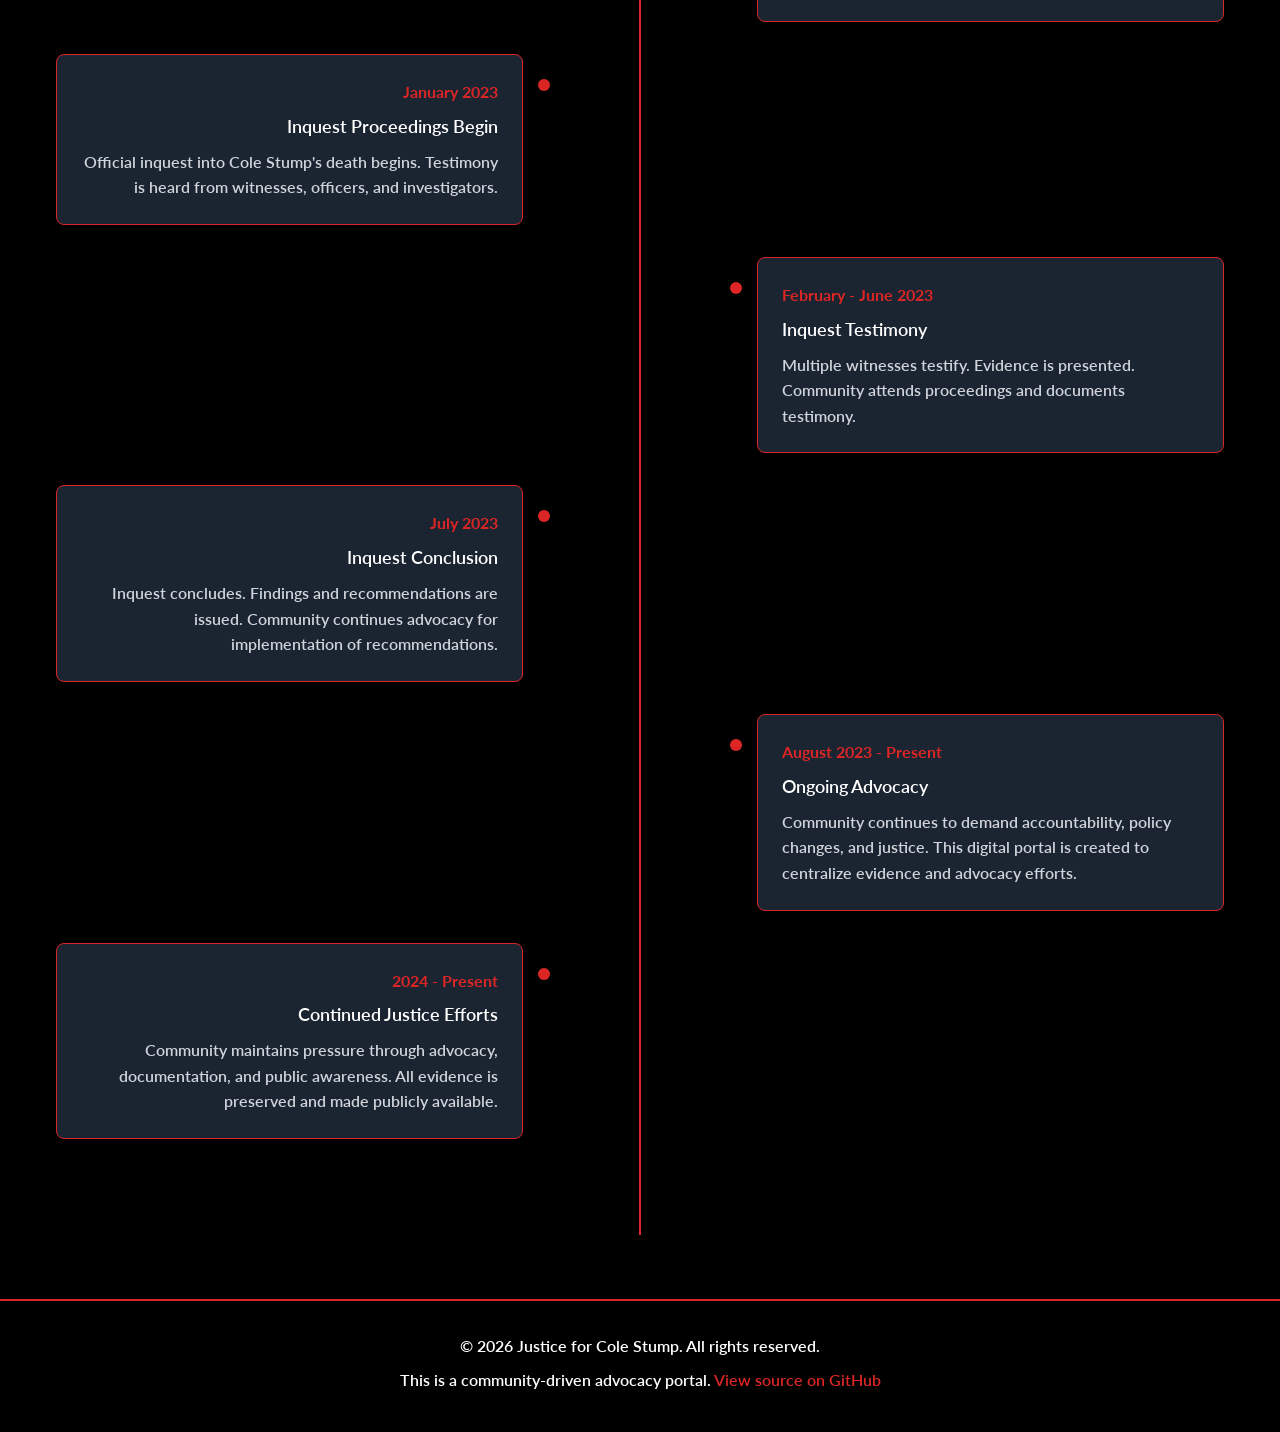
<file: timeline.html>
<!DOCTYPE html>
<html lang="en">
<head>
  <meta charset="UTF-8">
  <meta name="viewport" content="width=device-width, initial-scale=1.0">
  <title>Timeline - Justice for Cole Stump</title>
  <link rel="preconnect" href="https://fonts.googleapis.com">
  <link rel="preconnect" href="https://fonts.gstatic.com" crossorigin>
  <link href="https://fonts.googleapis.com/css2?family=Playfair+Display:wght@700;800;900&family=Lato:wght@400;500;700&display=swap" rel="stylesheet">
  <link rel="stylesheet" href="css/style.css">
</head>
<body>
  <!-- Navigation Header -->
  <header>
    <div class="header-container">
      <a href="index.html" class="logo">
        <div class="logo-bar"></div>
        <span>Justice for Cole</span>
      </a>
      
      <nav>
        <a href="index.html">Home</a>
        <a href="evidence-vault.html">Evidence Vault</a>
        <a href="timeline.html">Timeline</a>
        <a href="vigil.html">Digital Vigil</a>
        <a href="gallery.html">Memorial Gallery</a>
        <a href="youtube.html">Watch Guard Videos</a>
        <a href="mmip-resources.html">MMIP Resources</a>
      </nav>

      <button class="menu-toggle">☰</button>
    </div>

    <nav class="mobile-nav">
      <a href="index.html">Home</a>
      <a href="evidence-vault.html">Evidence Vault</a>
      <a href="timeline.html">Timeline</a>
      <a href="vigil.html">Digital Vigil</a>
      <a href="gallery.html">Memorial Gallery</a>
      <a href="youtube.html">Watch Guard Videos</a>
        <a href="mmip-resources.html">MMIP Resources</a>
    </nav>
  </header>

  <!-- Main Content -->
  <main>
    <section class="container">
      <h1 style="font-size: 2.5rem; margin-bottom: 1rem;">Case Timeline</h1>
      <p style="font-size: 1.1rem; color: #666; margin-bottom: 3rem;">
        Key events and milestones in the Cole Stump case from October 12, 2020 to present.
      </p>

      <!-- Timeline -->
      <div class="timeline">
        <div class="timeline-item">
          <div class="timeline-content">
            <div class="timeline-date">October 12, 2020</div>
            <div class="timeline-title">Cole Stump Killed</div>
            <p>Cole Stump is killed by Billings Police Department officers while committing no crime. The incident occurs without justification or legal basis.</p>
          </div>
        </div>

        <div class="timeline-item">
          <div class="timeline-content">
            <div class="timeline-date">October 13-31, 2020</div>
            <div class="timeline-title">Initial Investigation</div>
            <p>Billings Police Department begins internal investigation. Community begins organizing for justice and accountability.</p>
          </div>
        </div>

        <div class="timeline-item">
          <div class="timeline-content">
            <div class="timeline-date">November 2020</div>
            <div class="timeline-title">First Public Records Request</div>
            <p>Community members file initial Public Records Requests (PRR) demanding access to case documents, body camera footage, and investigation records.</p>
          </div>
        </div>

        <div class="timeline-item">
          <div class="timeline-content">
            <div class="timeline-date">December 2020 - June 2021</div>
            <div class="timeline-title">Multiple PRR Responses</div>
            <p>Billings Police Department provides partial responses to PRRs. Community continues to demand complete transparency and accountability.</p>
          </div>
        </div>

        <div class="timeline-item">
          <div class="timeline-content">
            <div class="timeline-date">July 2021</div>
            <div class="timeline-title">Advocacy Intensifies</div>
            <p>Community advocacy efforts expand. Witness statements are collected and documented. Legal analysis of the case begins.</p>
          </div>
        </div>

        <div class="timeline-item">
          <div class="timeline-content">
            <div class="timeline-date">August 2021 - December 2022</div>
            <div class="timeline-title">Ongoing Investigation & Documentation</div>
            <p>Continued PRRs filed. Additional witness statements gathered. Timeline of events documented. Community maintains pressure for justice.</p>
          </div>
        </div>

        <div class="timeline-item">
          <div class="timeline-content">
            <div class="timeline-date">January 2023</div>
            <div class="timeline-title">Inquest Proceedings Begin</div>
            <p>Official inquest into Cole Stump's death begins. Testimony is heard from witnesses, officers, and investigators.</p>
          </div>
        </div>

        <div class="timeline-item">
          <div class="timeline-content">
            <div class="timeline-date">February - June 2023</div>
            <div class="timeline-title">Inquest Testimony</div>
            <p>Multiple witnesses testify. Evidence is presented. Community attends proceedings and documents testimony.</p>
          </div>
        </div>

        <div class="timeline-item">
          <div class="timeline-content">
            <div class="timeline-date">July 2023</div>
            <div class="timeline-title">Inquest Conclusion</div>
            <p>Inquest concludes. Findings and recommendations are issued. Community continues advocacy for implementation of recommendations.</p>
          </div>
        </div>

        <div class="timeline-item">
          <div class="timeline-content">
            <div class="timeline-date">August 2023 - Present</div>
            <div class="timeline-title">Ongoing Advocacy</div>
            <p>Community continues to demand accountability, policy changes, and justice. This digital portal is created to centralize evidence and advocacy efforts.</p>
          </div>
        </div>

        <div class="timeline-item">
          <div class="timeline-content">
            <div class="timeline-date">2024 - Present</div>
            <div class="timeline-title">Continued Justice Efforts</div>
            <p>Community maintains pressure through advocacy, documentation, and public awareness. All evidence is preserved and made publicly available.</p>
          </div>
        </div>
      </div>
    </section>
  </main>

  <!-- Footer -->
  <footer>
    <p>&copy; 2026 Justice for Cole Stump. All rights reserved.</p>
    <p>This is a community-driven advocacy portal. <a href="https://github.com/tduran2003/cole-stump-justice-static">View source on GitHub</a></p>
  </footer>

  <script src="js/main.js"></script>
</body>
</html>
</file>
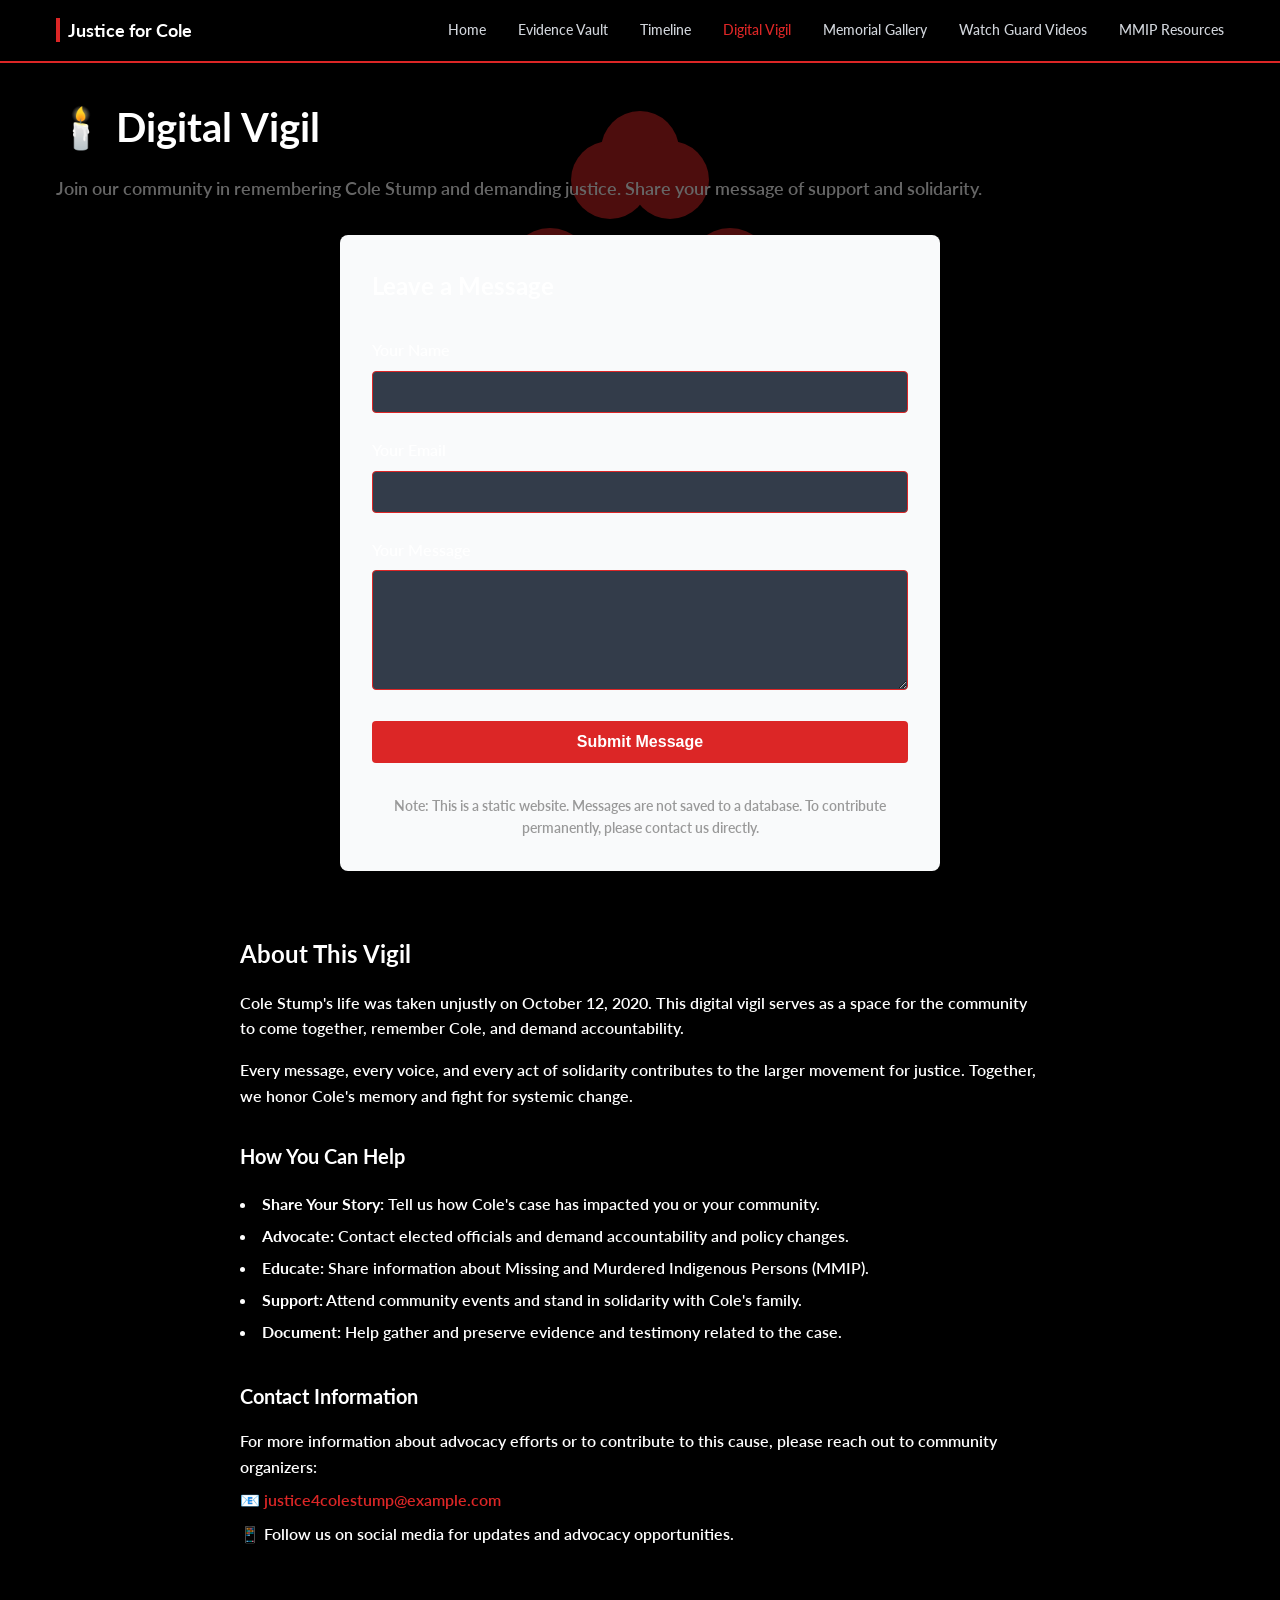
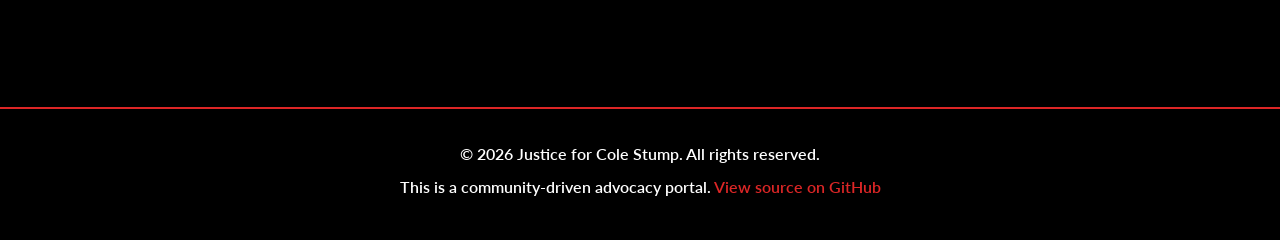
<file: vigil.html>
<!DOCTYPE html>
<html lang="en">
<head>
  <meta charset="UTF-8">
  <meta name="viewport" content="width=device-width, initial-scale=1.0">
  <title>Digital Vigil - Justice for Cole Stump</title>
  <link rel="preconnect" href="https://fonts.googleapis.com">
  <link rel="preconnect" href="https://fonts.gstatic.com" crossorigin>
  <link href="https://fonts.googleapis.com/css2?family=Playfair+Display:wght@700;800;900&family=Lato:wght@400;500;700&display=swap" rel="stylesheet">
  <link rel="stylesheet" href="css/style.css">
</head>
<body>
  <!-- Navigation Header -->
  <header>
    <div class="header-container">
      <a href="index.html" class="logo">
        <div class="logo-bar"></div>
        <span>Justice for Cole</span>
      </a>
      
      <nav>
        <a href="index.html">Home</a>
        <a href="evidence-vault.html">Evidence Vault</a>
        <a href="timeline.html">Timeline</a>
        <a href="vigil.html">Digital Vigil</a>
        <a href="gallery.html">Memorial Gallery</a>
        <a href="youtube.html">Watch Guard Videos</a>
        <a href="mmip-resources.html">MMIP Resources</a>
      </nav>

      <button class="menu-toggle">☰</button>
    </div>

    <nav class="mobile-nav">
      <a href="index.html">Home</a>
      <a href="evidence-vault.html">Evidence Vault</a>
      <a href="timeline.html">Timeline</a>
      <a href="vigil.html">Digital Vigil</a>
      <a href="gallery.html">Memorial Gallery</a>
      <a href="youtube.html">Watch Guard Videos</a>
        <a href="mmip-resources.html">MMIP Resources</a>
    </nav>
  </header>

  <!-- Main Content -->
  <main>
    <section class="container">
      <h1 style="font-size: 2.5rem; margin-bottom: 1rem;">🕯️ Digital Vigil</h1>
      <p style="font-size: 1.1rem; color: #666; margin-bottom: 2rem;">
        Join our community in remembering Cole Stump and demanding justice. Share your message of support and solidarity.
      </p>

      <!-- Vigil Message Form -->
      <div style="max-width: 600px; margin: 2rem auto; background-color: #f9fafb; padding: 2rem; border-radius: 8px;">
        <h2 style="margin-bottom: 1rem;">Leave a Message</h2>
        <form id="vigil-form">
          <div class="form-group">
            <label for="vigil-name">Your Name</label>
            <input type="text" id="vigil-name" name="name" required>
          </div>

          <div class="form-group">
            <label for="vigil-email">Your Email</label>
            <input type="email" id="vigil-email" name="email" required>
          </div>

          <div class="form-group">
            <label for="vigil-message">Your Message</label>
            <textarea id="vigil-message" name="message" required></textarea>
          </div>

          <button type="submit" class="btn btn-primary" style="width: 100%;">Submit Message</button>
        </form>
        <p style="font-size: 0.875rem; color: #999; margin-top: 1rem; text-align: center;">
          Note: This is a static website. Messages are not saved to a database. To contribute permanently, please contact us directly.
        </p>
      </div>

      <!-- About the Vigil -->
      <div style="max-width: 800px; margin: 4rem auto;">
        <h2 style="font-size: 1.5rem; margin-bottom: 1rem;">About This Vigil</h2>
        <p style="margin-bottom: 1rem;">
          Cole Stump's life was taken unjustly on October 12, 2020. This digital vigil serves as a space for the community to come together, remember Cole, and demand accountability.
        </p>
        <p style="margin-bottom: 1rem;">
          Every message, every voice, and every act of solidarity contributes to the larger movement for justice. Together, we honor Cole's memory and fight for systemic change.
        </p>

        <h3 style="font-size: 1.25rem; margin: 2rem 0 1rem 0;">How You Can Help</h3>
        <ul style="list-style-position: inside; line-height: 2;">
          <li><strong>Share Your Story:</strong> Tell us how Cole's case has impacted you or your community.</li>
          <li><strong>Advocate:</strong> Contact elected officials and demand accountability and policy changes.</li>
          <li><strong>Educate:</strong> Share information about Missing and Murdered Indigenous Persons (MMIP).</li>
          <li><strong>Support:</strong> Attend community events and stand in solidarity with Cole's family.</li>
          <li><strong>Document:</strong> Help gather and preserve evidence and testimony related to the case.</li>
        </ul>

        <h3 style="font-size: 1.25rem; margin: 2rem 0 1rem 0;">Contact Information</h3>
        <p style="margin-bottom: 0.5rem;">
          For more information about advocacy efforts or to contribute to this cause, please reach out to community organizers:
        </p>
        <p style="margin-bottom: 0.5rem;">
          📧 <a href="mailto:justice4colestump@example.com" style="color: #dc2626; text-decoration: none;">justice4colestump@example.com</a>
        </p>
        <p>
          📱 Follow us on social media for updates and advocacy opportunities.
        </p>
      </div>
    </section>
  </main>

  <!-- Footer -->
  <footer>
    <p>&copy; 2026 Justice for Cole Stump. All rights reserved.</p>
    <p>This is a community-driven advocacy portal. <a href="https://github.com/tduran2003/cole-stump-justice-static">View source on GitHub</a></p>
  </footer>

  <script src="js/main.js"></script>
</body>
</html>
</file>
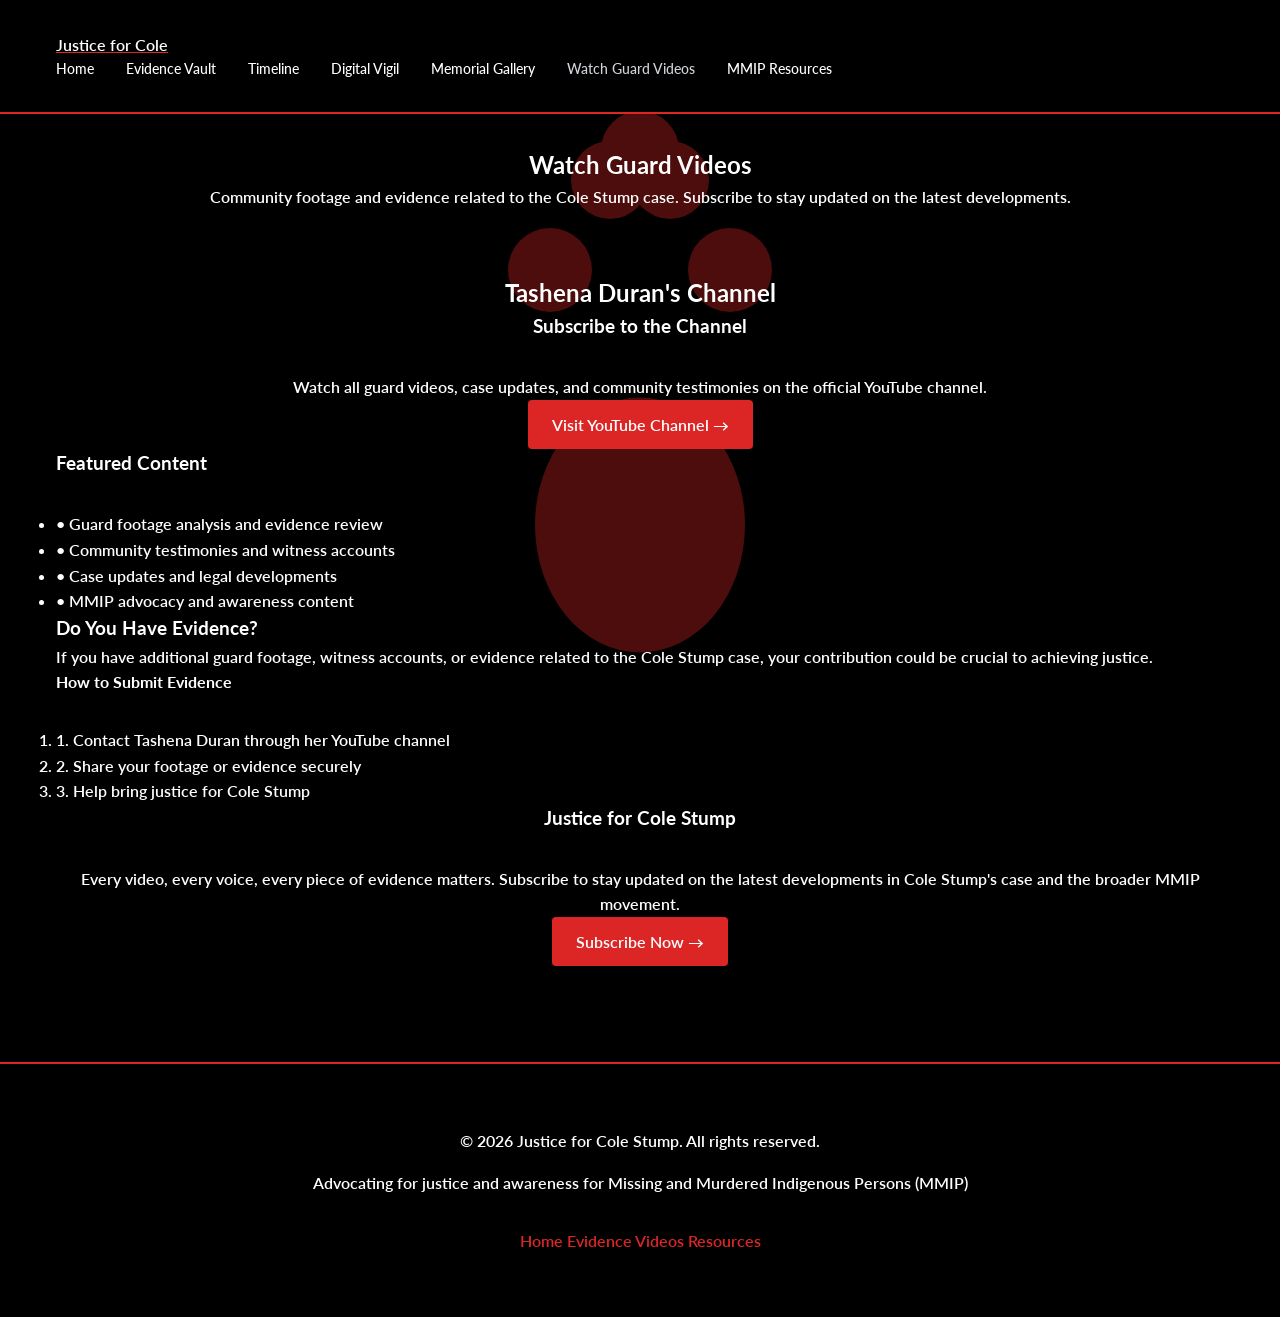
<file: youtube.html>
<!DOCTYPE html>
<html lang="en">
<head>
  <meta charset="UTF-8">
  <meta name="viewport" content="width=device-width, initial-scale=1.0">
  <title>Watch Guard Videos - Justice for Cole Stump</title>
  <meta name="description" content="Watch guard videos and community footage related to Cole Stump case">
  <link href="https://fonts.googleapis.com/css2?family=Playfair+Display:wght@700;800;900&family=Lato:wght@400;500;700&display=swap" rel="stylesheet">
  <link rel="stylesheet" href="css/style.css">
</head>
<body>
  <!-- Navigation Header -->
  <header class="bg-black text-white sticky top-0 z-50 border-b-2 border-red-600">
    <div class="container max-w-6xl mx-auto px-4">
      <div class="flex items-center justify-between py-4">
        <a href="index.html" class="flex items-center gap-2 hover:opacity-80 transition">
          <div class="w-1 h-6 bg-red-600"></div>
          <span class="font-bold text-lg text-white">Justice for Cole</span>
        </a>
        <button class="menu-toggle md:hidden" onclick="toggleMobileMenu()">☰</button>
        <nav class="hidden md:flex gap-8">
          <a href="index.html" class="text-white font-semibold hover:text-red-600 transition">Home</a>
          <a href="evidence-vault.html" class="text-white font-semibold hover:text-red-600 transition">Evidence Vault</a>
          <a href="timeline.html" class="text-white font-semibold hover:text-red-600 transition">Timeline</a>
          <a href="vigil.html" class="text-white font-semibold hover:text-red-600 transition">Digital Vigil</a>
          <a href="gallery.html" class="text-white font-semibold hover:text-red-600 transition">Memorial Gallery</a>
          <a href="youtube.html" class="text-red-600 font-semibold hover:text-white transition">Watch Guard Videos</a>
          <a href="mmip-resources.html" class="text-white font-semibold hover:text-red-600 transition">MMIP Resources</a>
        </nav>
      </div>
      <nav class="mobile-nav hidden flex-col gap-2 pb-4" id="mobileNav">
        <a href="index.html" class="text-white font-semibold hover:text-red-600 transition block py-2">Home</a>
        <a href="evidence-vault.html" class="text-white font-semibold hover:text-red-600 transition block py-2">Evidence Vault</a>
        <a href="timeline.html" class="text-white font-semibold hover:text-red-600 transition block py-2">Timeline</a>
        <a href="vigil.html" class="text-white font-semibold hover:text-red-600 transition block py-2">Digital Vigil</a>
        <a href="gallery.html" class="text-white font-semibold hover:text-red-600 transition block py-2">Memorial Gallery</a>
        <a href="youtube.html" class="text-red-600 font-semibold hover:text-white transition block py-2">Watch Guard Videos</a>
        <a href="mmip-resources.html" class="text-white font-semibold hover:text-red-600 transition block py-2">MMIP Resources</a>
      </nav>
    </div>
  </header>

  <!-- Main Content -->
  <main class="min-h-screen bg-black text-white">
    <!-- Hero Section -->
    <section class="bg-black text-white py-16 px-4 border-b-2 border-red-600">
      <div class="container max-w-6xl mx-auto text-center">
        <h1 class="text-5xl md:text-6xl font-black font-serif text-white mb-6">Watch Guard Videos</h1>
        <p class="text-xl text-white font-semibold max-w-2xl mx-auto">
          Community footage and evidence related to the Cole Stump case. Subscribe to stay updated on the latest developments.
        </p>
      </div>
    </section>

    <!-- YouTube Channel Section -->
    <section class="bg-black text-white py-16 px-4 border-t-2 border-red-600">
      <div class="container max-w-6xl mx-auto">
        <h2 class="text-4xl font-bold text-white mb-12 text-center">Tashena Duran's Channel</h2>
        
        <div class="grid md:grid-cols-2 gap-8 mb-12">
          <div class="bg-gray-900 border-2 border-red-600 p-8 text-center">
            <h3 class="text-2xl font-bold text-white mb-4">Subscribe to the Channel</h3>
            <p class="text-white font-semibold mb-6">
              Watch all guard videos, case updates, and community testimonies on the official YouTube channel.
            </p>
            <a href="https://youtube.com/@tasheenaduran7530" target="_blank" class="btn btn-primary inline-block">
              Visit YouTube Channel →
            </a>
          </div>

          <div class="bg-gray-900 border-2 border-red-600 p-8">
            <h3 class="text-2xl font-bold text-white mb-4">Featured Content</h3>
            <ul class="text-white font-semibold space-y-3">
              <li class="flex gap-3">
                <span class="text-red-600">•</span>
                <span>Guard footage analysis and evidence review</span>
              </li>
              <li class="flex gap-3">
                <span class="text-red-600">•</span>
                <span>Community testimonies and witness accounts</span>
              </li>
              <li class="flex gap-3">
                <span class="text-red-600">•</span>
                <span>Case updates and legal developments</span>
              </li>
              <li class="flex gap-3">
                <span class="text-red-600">•</span>
                <span>MMIP advocacy and awareness content</span>
              </li>
            </ul>
          </div>
        </div>

        <!-- How to Help Section -->
        <div class="bg-gray-900 border-2 border-red-600 p-8 mb-12">
          <h3 class="text-2xl font-bold text-white mb-6">Do You Have Evidence?</h3>
          <p class="text-white font-semibold mb-6">
            If you have additional guard footage, witness accounts, or evidence related to the Cole Stump case, your contribution could be crucial to achieving justice.
          </p>
          
          <div class="bg-black border border-red-600 p-6">
            <h4 class="text-xl font-bold text-white mb-4">How to Submit Evidence</h4>
            <ol class="text-white font-semibold space-y-3">
              <li class="flex gap-3">
                <span class="text-red-600">1.</span>
                <span>Contact Tashena Duran through her YouTube channel</span>
              </li>
              <li class="flex gap-3">
                <span class="text-red-600">2.</span>
                <span>Share your footage or evidence securely</span>
              </li>
              <li class="flex gap-3">
                <span class="text-red-600">3.</span>
                <span>Help bring justice for Cole Stump</span>
              </li>
            </ol>
          </div>
        </div>

        <!-- Call to Action -->
        <div class="bg-black border-2 border-red-600 p-8 text-center">
          <h3 class="text-3xl font-bold text-red-600 mb-4">Justice for Cole Stump</h3>
          <p class="text-white font-semibold mb-8 text-lg">
            Every video, every voice, every piece of evidence matters. Subscribe to stay updated on the latest developments in Cole Stump's case and the broader MMIP movement.
          </p>
          <a href="https://youtube.com/@tasheenaduran7530" target="_blank" class="btn btn-primary inline-block">
            Subscribe Now →
          </a>
        </div>
      </div>
    </section>
  </main>

  <!-- Footer -->
  <footer class="bg-black text-white border-t-2 border-red-600 py-12 px-4">
    <div class="container max-w-6xl mx-auto text-center">
      <p class="text-white font-bold mb-2">&copy; 2026 Justice for Cole Stump. All rights reserved.</p>
      <p class="text-white font-bold mb-4">Advocating for justice and awareness for Missing and Murdered Indigenous Persons (MMIP)</p>
      <div class="flex gap-4 justify-center flex-wrap text-red-600 font-bold">
        <a href="index.html" class="hover:text-white transition">Home</a>
        <a href="evidence-vault.html" class="hover:text-white transition">Evidence</a>
        <a href="youtube.html" class="hover:text-white transition">Videos</a>
        <a href="mmip-resources.html" class="hover:text-white transition">Resources</a>
      </div>
    </div>
  </footer>

  <script>
    function toggleMobileMenu() {
      const menu = document.getElementById('mobileNav');
      menu.classList.toggle('hidden');
    }
  </script>
</body>
</html>
</file>
<file: css/style.css>
/* ============================================================================
   Justice for Cole Stump - Static HTML/CSS/JS Website
   Pure static site - No backend required
   ============================================================================ */

:root {
  --color-black: #000000;
  --color-white: #ffffff;
  --color-red: #dc2626;
  --color-red-dark: #991b1b;
  --color-gray-900: #111827;
  --color-gray-800: #1f2937;
  --color-gray-700: #374151;
  --color-gray-600: #4b5563;
  --color-gray-300: #d1d5db;
  --color-gray-200: #e5e7eb;
  --color-gray-100: #f3f4f6;
}

* {
  margin: 0;
  padding: 0;
  box-sizing: border-box;
}

html {
  scroll-behavior: smooth;
}

body {
  font-family: 'Lato', -apple-system, BlinkMacSystemFont, 'Segoe UI', sans-serif;
  background-color: #000000;
  background-image: url('data:image/svg+xml;utf8,<svg xmlns="http://www.w3.org/2000/svg" viewBox="0 0 400 600"><defs><style>svg { background: %23000000; }</style></defs><g id="handprint" fill="%23dc2626" opacity="0.35"><ellipse cx="200" cy="350" rx="70" ry="85"/><circle cx="140" cy="180" r="28"/><circle cx="180" cy="120" r="26"/><circle cx="200" cy="100" r="26"/><circle cx="220" cy="120" r="26"/><circle cx="260" cy="180" r="28"/></g></svg>');
  background-repeat: no-repeat;
  background-position: center center;
  background-attachment: fixed;
  background-size: 600px 900px;
  color: #ffffff;
  line-height: 1.6;
  font-weight: 600;
}

/* ============================================================================
   Navigation Header
   ============================================================================ */

header {
  background-color: #000000;
  color: #ffffff;
  position: sticky;
  top: 0;
  z-index: 50;
  border-bottom: 2px solid #dc2626;
}

.header-container {
  max-width: 1200px;
  margin: 0 auto;
  padding: 1rem;
  display: flex;
  justify-content: space-between;
  align-items: center;
}

.logo {
  display: flex;
  align-items: center;
  gap: 0.5rem;
  text-decoration: none;
  color: #ffffff;
  font-weight: bold;
  font-size: 1.125rem;
  transition: opacity 0.3s;
}

.logo:hover {
  opacity: 0.8;
}

.logo-bar {
  width: 4px;
  height: 24px;
  background-color: #dc2626;
}

/* Desktop Navigation */
nav {
  display: flex;
  gap: 2rem;
}

nav a {
  color: #d1d5db;
  text-decoration: none;
  font-weight: 500;
  font-size: 0.875rem;
  transition: color 0.3s;
}

nav a:hover {
  color: #dc2626;
}

/* Mobile Menu Button */
.menu-toggle {
  display: none;
  background: none;
  border: none;
  color: #ffffff;
  cursor: pointer;
  font-size: 1.5rem;
  padding: 0.5rem;
}

/* Mobile Navigation */
.mobile-nav {
  display: none;
  position: absolute;
  top: 100%;
  left: 0;
  right: 0;
  background-color: #000000;
  border-top: 1px solid #1f2937;
  padding: 1rem;
  flex-direction: column;
  gap: 0.5rem;
}

.mobile-nav.active {
  display: flex;
}

.mobile-nav a {
  display: block;
  padding: 0.75rem 1rem;
  color: #d1d5db;
  text-decoration: none;
  border-radius: 4px;
  transition: background-color 0.3s;
}

.mobile-nav a:hover {
  background-color: #dc2626;
  color: #ffffff;
}

/* ============================================================================
   Main Content
   ============================================================================ */

main {
  min-height: calc(100vh - 200px);
}

.container {
  max-width: 1200px;
  margin: 0 auto;
  padding: 2rem 1rem;
}

/* ============================================================================
   Hero Section
   ============================================================================ */

.hero {
  background: linear-gradient(135deg, rgba(0,0,0,0.8) 0%, rgba(153,27,27,0.4) 100%);
  color: #ffffff;
  padding: 6rem 2rem;
  text-align: center;
  min-height: 500px;
  display: flex;
  flex-direction: column;
  justify-content: center;
  align-items: center;
}

.hero h1 {
  font-family: 'Playfair Display', serif;
  font-size: 3.5rem;
  font-weight: 900;
  margin-bottom: 1rem;
  text-shadow: 2px 2px 4px rgba(0,0,0,0.5);
  color: #ffffff;
}

.hero p {
  font-size: 1.25rem;
  max-width: 600px;
  margin-bottom: 2rem;
  line-height: 1.8;
  color: #ffffff;
}

.hero-buttons {
  display: flex;
  gap: 1rem;
  justify-content: center;
  flex-wrap: wrap;
}

/* ============================================================================
   Buttons
   ============================================================================ */

.btn {
  display: inline-block;
  padding: 0.75rem 1.5rem;
  border-radius: 4px;
  text-decoration: none;
  font-weight: 600;
  transition: all 0.3s;
  cursor: pointer;
  border: none;
  font-size: 1rem;
}

.btn-primary {
  background-color: #dc2626;
  color: #ffffff;
}

.btn-primary:hover {
  background-color: #991b1b;
  transform: translateY(-2px);
}

.btn-secondary {
  background-color: transparent;
  color: #ffffff;
  border: 2px solid #ffffff;
}

.btn-secondary:hover {
  background-color: #ffffff;
  color: #000000;
}

/* ============================================================================
   Cards & Sections
   ============================================================================ */

.card {
  background-color: rgba(31, 41, 55, 0.9);
  border: 1px solid #dc2626;
  border-radius: 8px;
  padding: 1.5rem;
  transition: all 0.3s;
  backdrop-filter: blur(10px);
}

.card:hover {
  box-shadow: 0 10px 25px rgba(220, 38, 38, 0.3);
  transform: translateY(-2px);
  border-color: #ffffff;
}

.card h1,
.card h2,
.card h3,
.card h4,
.card h5,
.card h6 {
  color: #ffffff;
}

.card p {
  color: #d1d5db;
}

.card a {
  color: #dc2626;
}

.card a:hover {
  color: #ffffff;
}

.cards-grid {
  display: grid;
  grid-template-columns: repeat(auto-fit, minmax(300px, 1fr));
  gap: 2rem;
  margin: 2rem 0;
}

/* ============================================================================
   Headings
   ============================================================================ */

h1, h2, h3, h4, h5, h6 {
  color: #ffffff;
  font-weight: 700;
}

p {
  color: #ffffff;
  font-weight: 600;
}

a {
  color: #dc2626;
  font-weight: 600;
}

a:hover {
  color: #ffffff;
}

li {
  color: #ffffff;
  font-weight: 600;
}

/* ============================================================================
   Evidence Vault
   ============================================================================ */

.evidence-list {
  display: grid;
  gap: 1rem;
}

.evidence-item {
  background-color: rgba(31, 41, 55, 0.8);
  border-left: 4px solid #dc2626;
  padding: 1.5rem;
  border-radius: 4px;
  display: flex;
  justify-content: space-between;
  align-items: center;
  flex-wrap: wrap;
  backdrop-filter: blur(10px);
}

.evidence-info h4 {
  font-size: 1.1rem;
  margin-bottom: 0.25rem;
  color: #ffffff;
}

.evidence-info p {
  font-size: 0.875rem;
  color: #d1d5db;
  margin-bottom: 0.5rem;
}

.evidence-category {
  display: inline-block;
  background-color: #dc2626;
  color: #ffffff;
  padding: 0.25rem 0.75rem;
  border-radius: 20px;
  font-size: 0.75rem;
  font-weight: 600;
  margin-top: 0.5rem;
  opacity: 0.9;
}

.evidence-actions {
  display: flex;
  gap: 0.5rem;
  margin-top: 1rem;
}

.btn-small {
  padding: 0.5rem 1rem;
  font-size: 0.875rem;
}

/* ============================================================================
   Timeline
   ============================================================================ */

.timeline {
  position: relative;
  padding: 2rem 0;
}

.timeline::before {
  content: '';
  position: absolute;
  left: 50%;
  transform: translateX(-50%);
  width: 2px;
  height: 100%;
  background-color: #dc2626;
}

.timeline-item {
  margin-bottom: 2rem;
  width: 45%;
}

.timeline-item:nth-child(odd) {
  margin-left: 0;
  text-align: right;
  padding-right: 5%;
}

.timeline-item:nth-child(even) {
  margin-left: 55%;
  text-align: left;
  padding-left: 5%;
}

.timeline-content {
  background-color: rgba(31, 41, 55, 0.9);
  padding: 1.5rem;
  border-radius: 8px;
  position: relative;
  border: 1px solid #dc2626;
  color: #ffffff;
}

.timeline-content::after {
  content: '';
  position: absolute;
  width: 12px;
  height: 12px;
  background-color: #dc2626;
  border-radius: 50%;
  top: 1.5rem;
}

.timeline-item:nth-child(odd) .timeline-content::after {
  right: -28px;
}

.timeline-item:nth-child(even) .timeline-content::after {
  left: -28px;
}

.timeline-date {
  font-weight: 700;
  color: #dc2626;
  margin-bottom: 0.5rem;
}

.timeline-title {
  font-size: 1.1rem;
  font-weight: 600;
  margin-bottom: 0.5rem;
  color: #ffffff;
}

.timeline-content p {
  color: #d1d5db;
}

/* ============================================================================
   Photo Gallery
   ============================================================================ */

.gallery {
  display: grid;
  grid-template-columns: repeat(auto-fill, minmax(250px, 1fr));
  gap: 1.5rem;
  margin: 2rem 0;
}

.gallery-item {
  position: relative;
  overflow: hidden;
  border-radius: 8px;
  aspect-ratio: 1;
  cursor: pointer;
  background-color: rgba(31, 41, 55, 0.9);
  border: 1px solid #dc2626;
}

.gallery-item img {
  width: 100%;
  height: 100%;
  object-fit: cover;
  transition: transform 0.3s;
}

.gallery-item:hover img {
  transform: scale(1.05);
}

.gallery-overlay {
  position: absolute;
  top: 0;
  left: 0;
  right: 0;
  bottom: 0;
  background-color: rgba(0,0,0,0.5);
  display: flex;
  align-items: center;
  justify-content: center;
  opacity: 0;
  transition: opacity 0.3s;
}

.gallery-item:hover .gallery-overlay {
  opacity: 1;
}

.gallery-overlay-text {
  color: #ffffff;
  text-align: center;
}

/* ============================================================================
   YouTube Videos
   ============================================================================ */

.youtube-grid {
  display: grid;
  grid-template-columns: repeat(auto-fill, minmax(300px, 1fr));
  gap: 2rem;
  margin: 2rem 0;
}

.youtube-item {
  background-color: rgba(31, 41, 55, 0.9);
  border: 1px solid #dc2626;
  border-radius: 8px;
  overflow: hidden;
  transition: all 0.3s;
}

.youtube-item:hover {
  box-shadow: 0 10px 25px rgba(220, 38, 38, 0.3);
  transform: translateY(-2px);
}

.youtube-embed {
  position: relative;
  width: 100%;
  padding-bottom: 56.25%;
  height: 0;
  overflow: hidden;
}

.youtube-embed iframe {
  position: absolute;
  top: 0;
  left: 0;
  width: 100%;
  height: 100%;
  border: none;
}

.youtube-info {
  padding: 1rem;
}

.youtube-info h4 {
  color: #ffffff;
  margin-bottom: 0.5rem;
}

.youtube-info p {
  color: #d1d5db;
  font-size: 0.875rem;
}

/* Lightbox */
.lightbox {
  display: none;
  position: fixed;
  top: 0;
  left: 0;
  right: 0;
  bottom: 0;
  background-color: rgba(0,0,0,0.9);
  z-index: 1000;
  align-items: center;
  justify-content: center;
}

.lightbox.active {
  display: flex;
}

.lightbox-content {
  position: relative;
  max-width: 90%;
  max-height: 90%;
}

.lightbox-image {
  max-width: 100%;
  max-height: 100%;
}

.lightbox-close {
  position: absolute;
  top: 20px;
  right: 20px;
  background: none;
  border: none;
  color: #ffffff;
  font-size: 2rem;
  cursor: pointer;
  z-index: 1001;
}

.lightbox-nav {
  position: absolute;
  top: 50%;
  transform: translateY(-50%);
  background: none;
  border: none;
  color: #ffffff;
  font-size: 2rem;
  cursor: pointer;
  padding: 1rem;
  z-index: 1001;
}

.lightbox-nav.prev {
  left: 20px;
}

.lightbox-nav.next {
  right: 20px;
}

/* ============================================================================
   Forms
   ============================================================================ */

form {
  max-width: 600px;
  margin: 2rem auto;
}

.form-group {
  margin-bottom: 1.5rem;
}

label {
  display: block;
  margin-bottom: 0.5rem;
  font-weight: 600;
  color: #ffffff;
}

input,
textarea {
  width: 100%;
  padding: 0.75rem;
  border: 1px solid #dc2626;
  border-radius: 4px;
  background-color: rgba(31, 41, 55, 0.9);
  color: #ffffff;
  font-family: inherit;
}

input::placeholder,
textarea::placeholder {
  color: #4b5563;
}

input:focus,
textarea:focus {
  outline: none;
  border-color: #ffffff;
  box-shadow: 0 0 0 3px rgba(220, 38, 38, 0.2);
}

textarea {
  resize: vertical;
  min-height: 120px;
}

/* ============================================================================
   Footer
   ============================================================================ */

footer {
  background-color: #000000;
  border-top: 2px solid #dc2626;
  padding: 2rem 1rem;
  text-align: center;
  color: #ffffff;
  margin-top: 4rem;
  font-weight: 600;
}

footer p {
  margin-bottom: 0.5rem;
  color: #ffffff;
  font-weight: 600;
}

footer a {
  color: #dc2626;
  text-decoration: none;
  transition: color 0.3s;
  font-weight: 600;
}

footer a:hover {
  color: #ffffff;
}

/* ============================================================================
   Responsive Design
   ============================================================================ */

@media (max-width: 768px) {
  .menu-toggle {
    display: block;
  }

  nav {
    display: none;
  }

  .hero h1 {
    font-size: 2rem;
  }

  .hero p {
    font-size: 1rem;
  }

  .timeline::before {
    left: 20px;
  }

  .timeline-item {
    width: 100%;
    margin-left: 0 !important;
    padding-left: 60px !important;
    padding-right: 0 !important;
    text-align: left !important;
  }

  .timeline-content::after {
    left: -28px !important;
    right: auto !important;
  }

  .cards-grid {
    grid-template-columns: 1fr;
  }

  .youtube-grid {
    grid-template-columns: 1fr;
  }
}

@media (max-width: 480px) {
  .hero h1 {
    font-size: 1.5rem;
  }

  .hero p {
    font-size: 0.875rem;
  }

  .btn {
    padding: 0.5rem 1rem;
    font-size: 0.875rem;
  }

  .hero-buttons {
    flex-direction: column;
  }
}

/* ============================================================================
   Utility Classes
   ============================================================================ */

.text-center {
  text-align: center;
}

.text-red {
  color: #dc2626;
}

.text-white {
  color: #ffffff;
}

.mt-2 {
  margin-top: 1rem;
}

.mt-4 {
  margin-top: 2rem;
}

.mb-2 {
  margin-bottom: 1rem;
}

.mb-4 {
  margin-bottom: 2rem;
}

ul {
  color: #ffffff;
}

ul li {
  color: #ffffff;
  font-weight: 600;
}

ol {
  color: #ffffff;
}

ol li {
  color: #ffffff;
  font-weight: 600;
}
</file>
